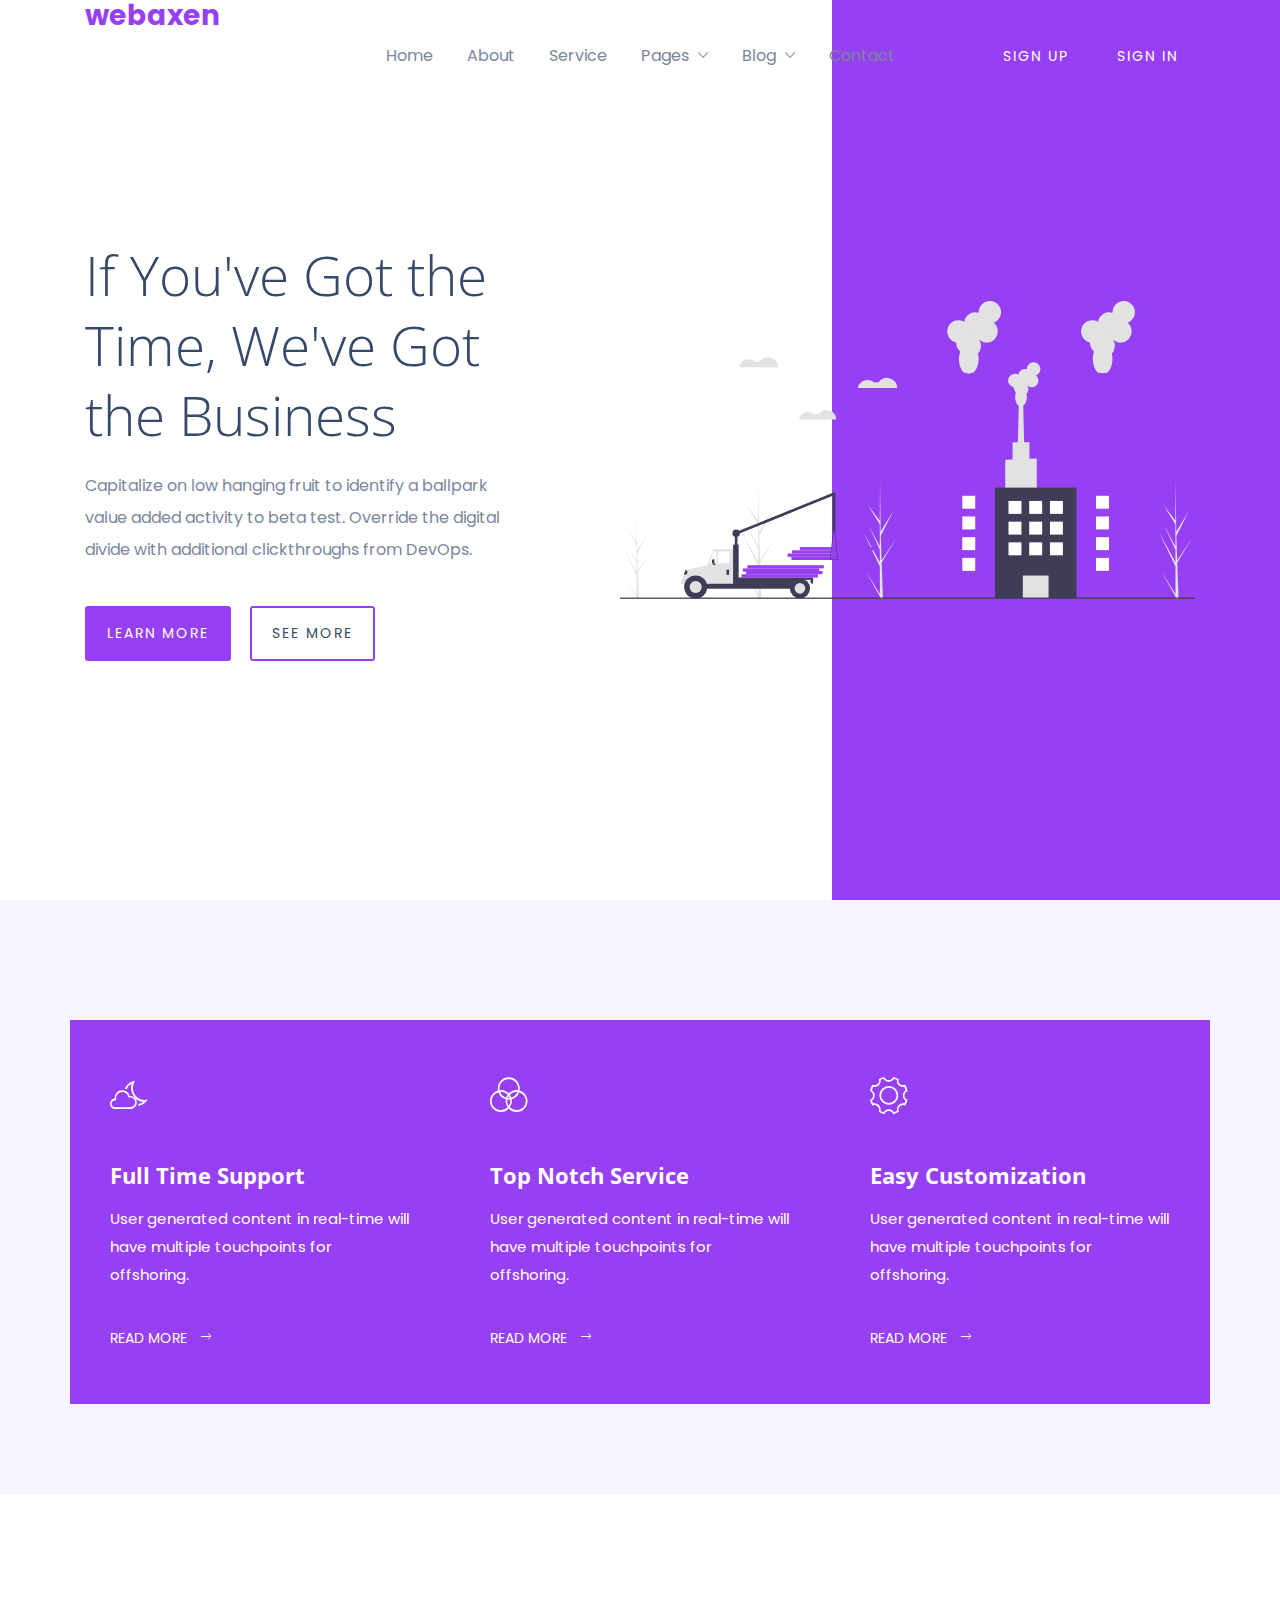
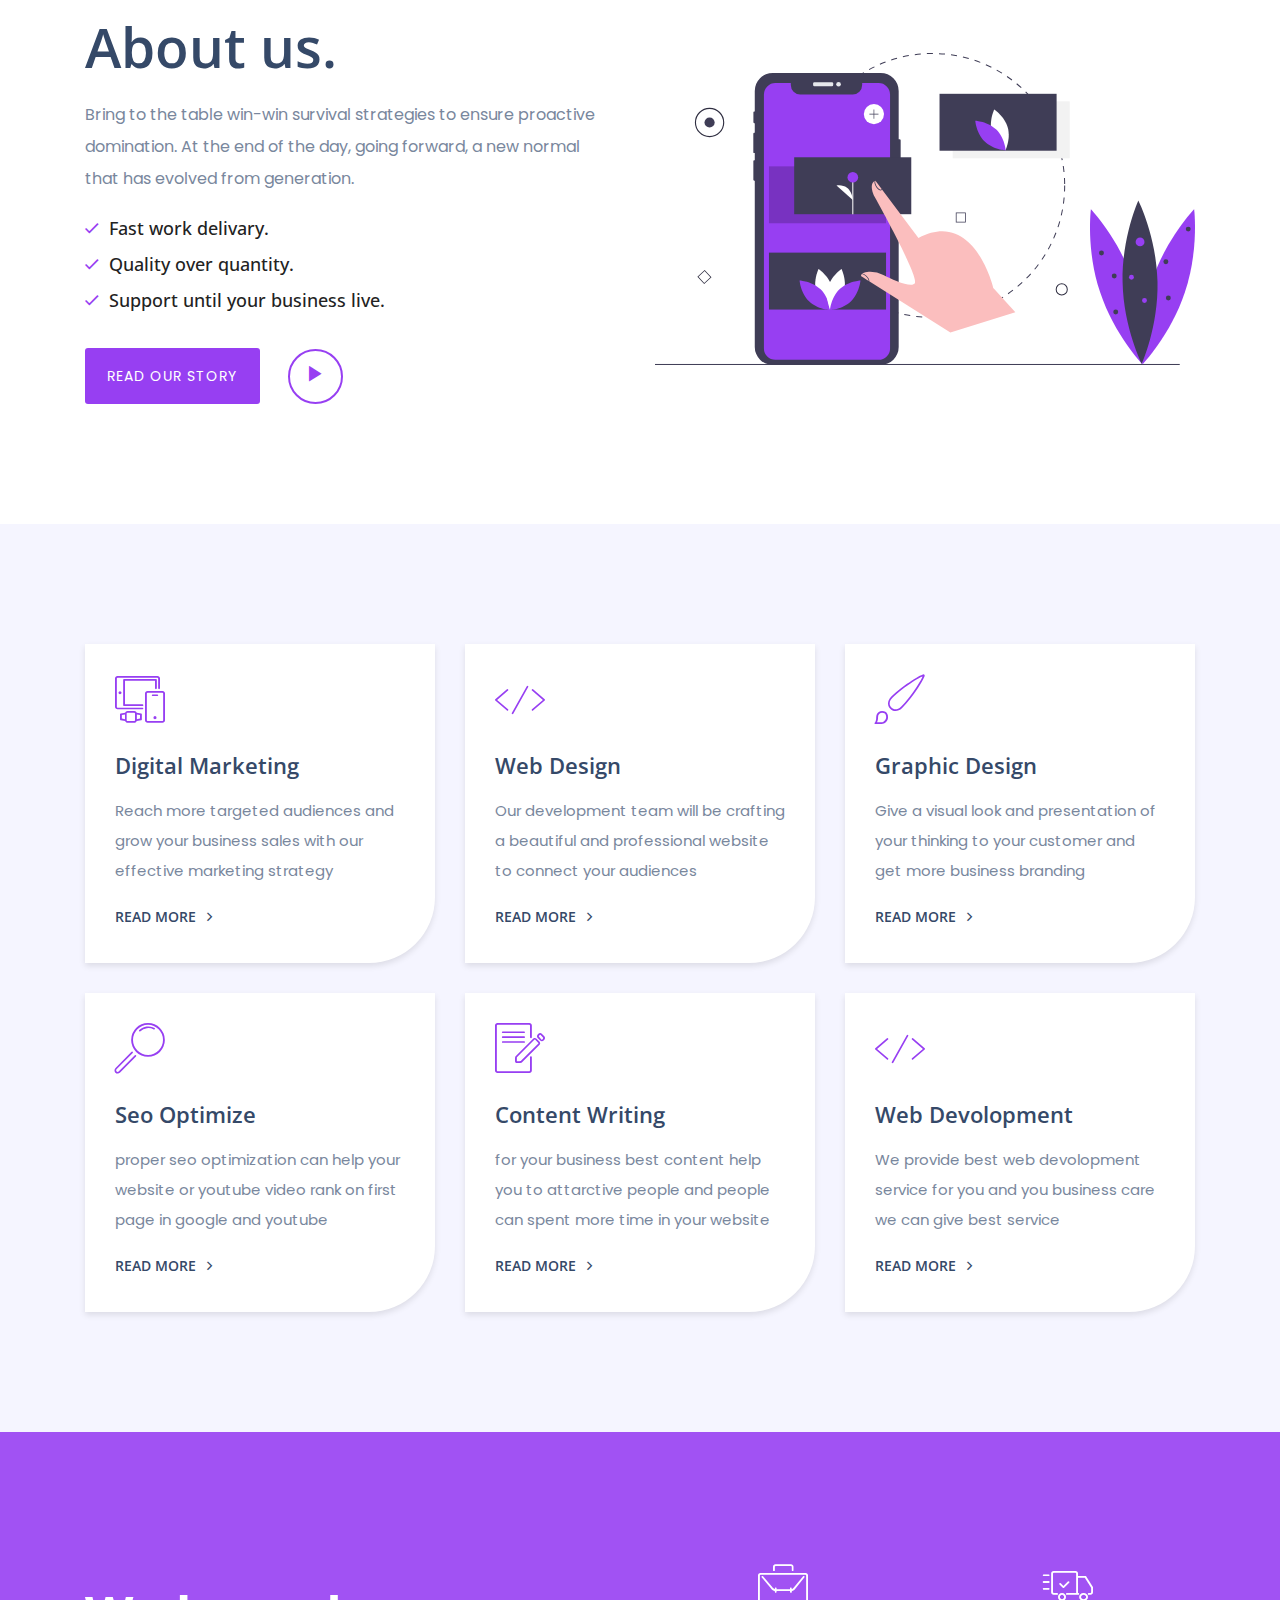
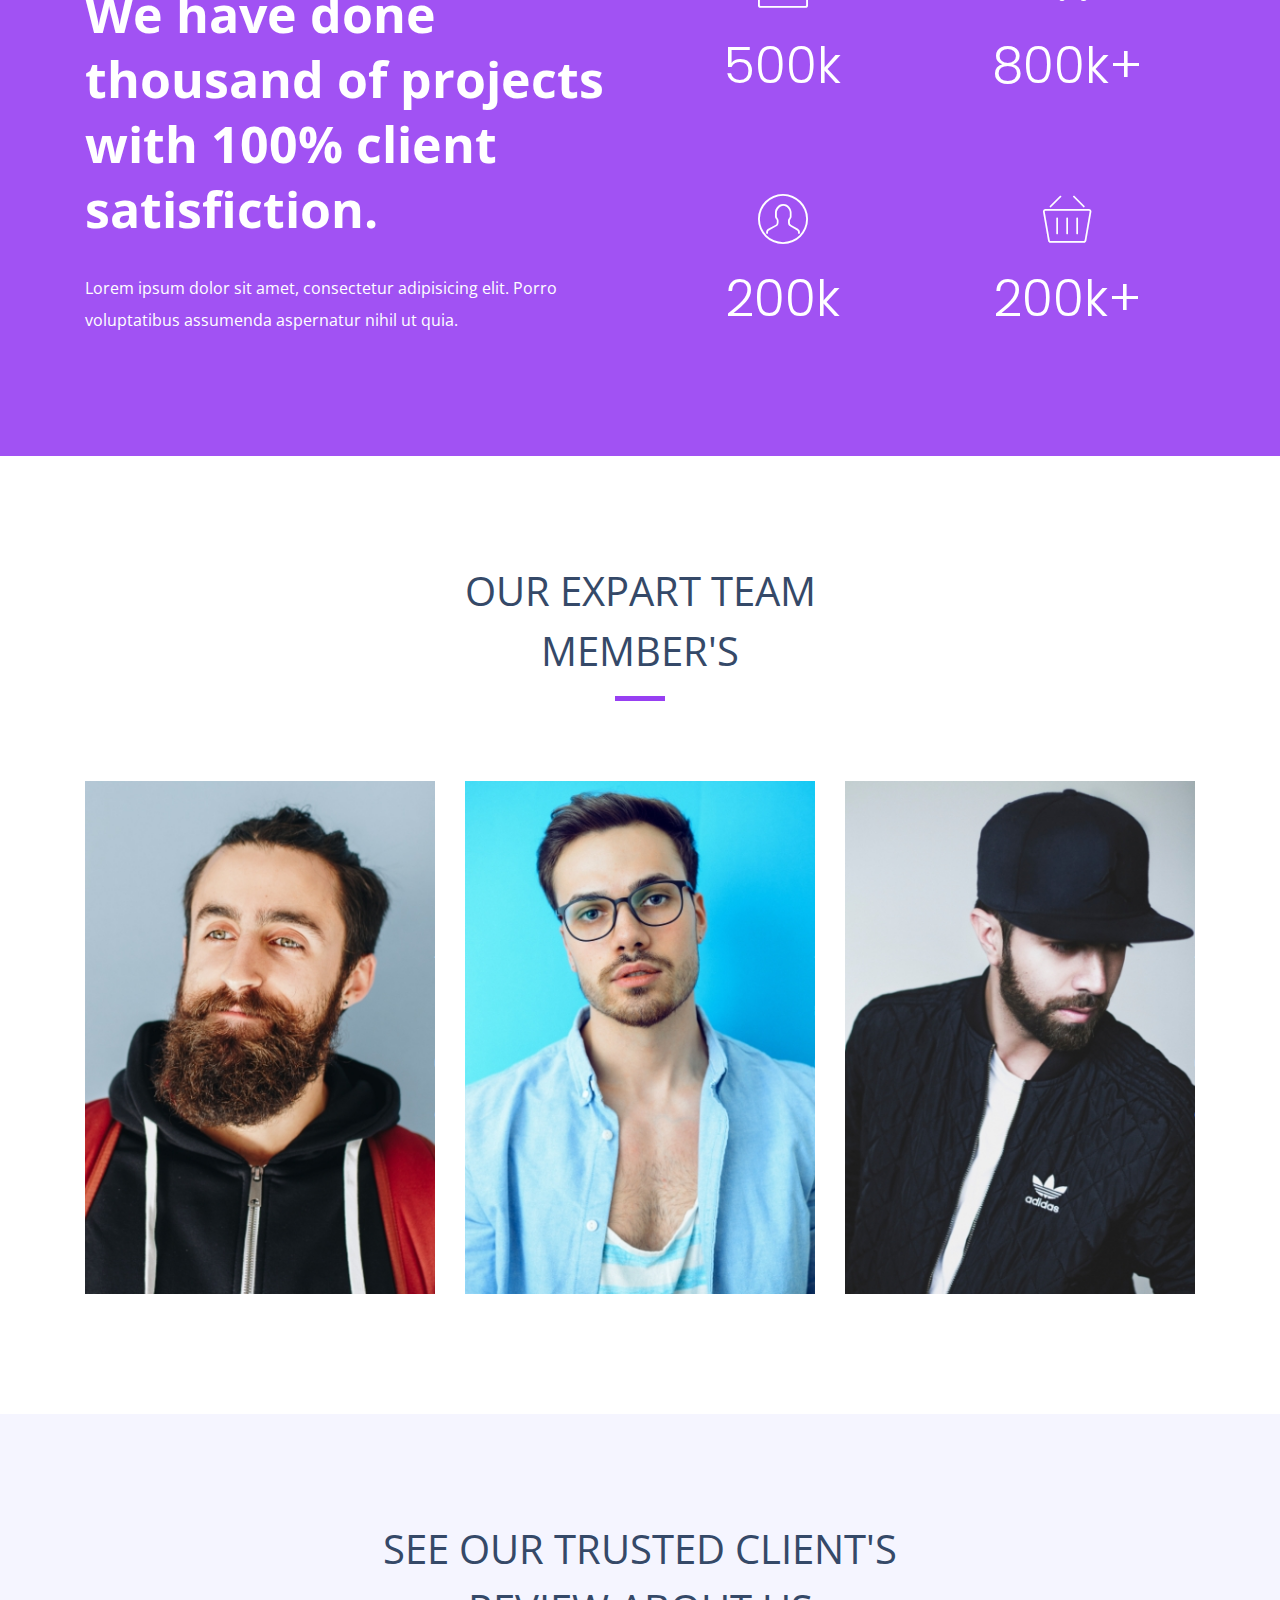
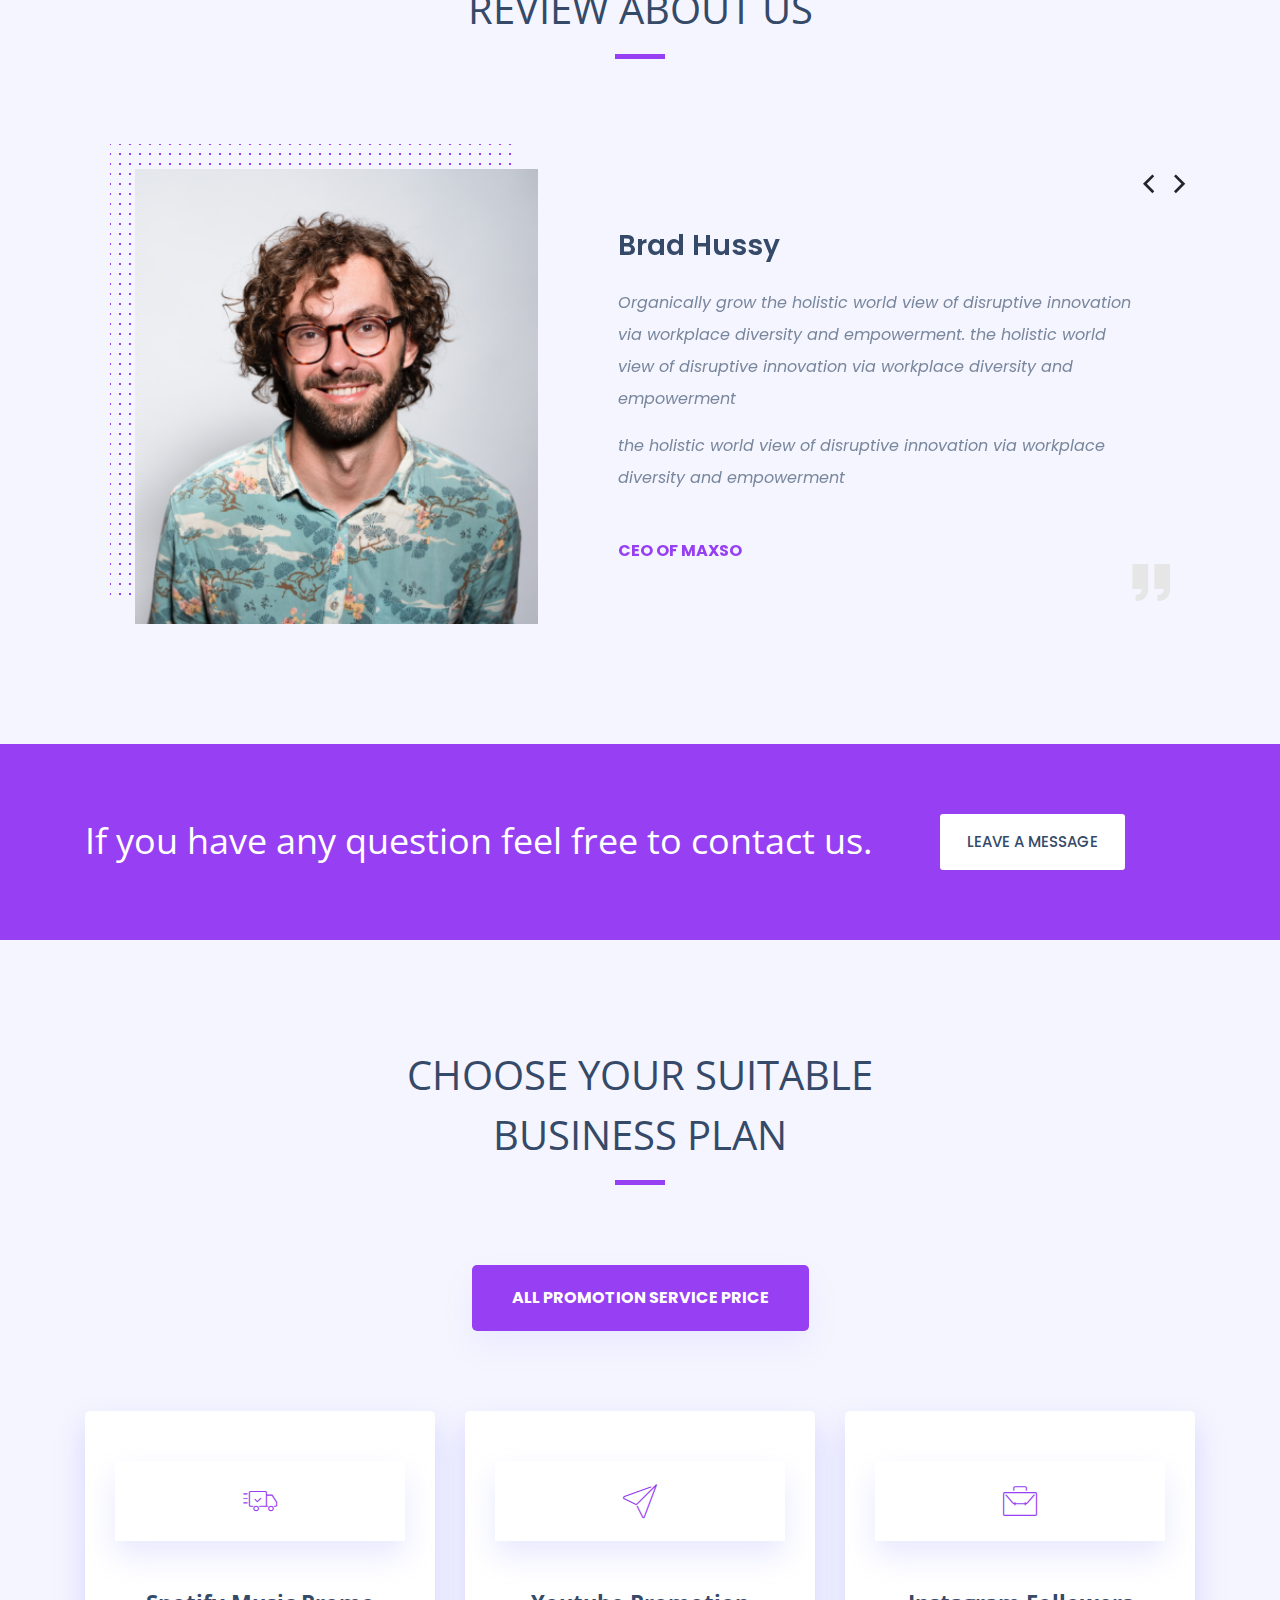
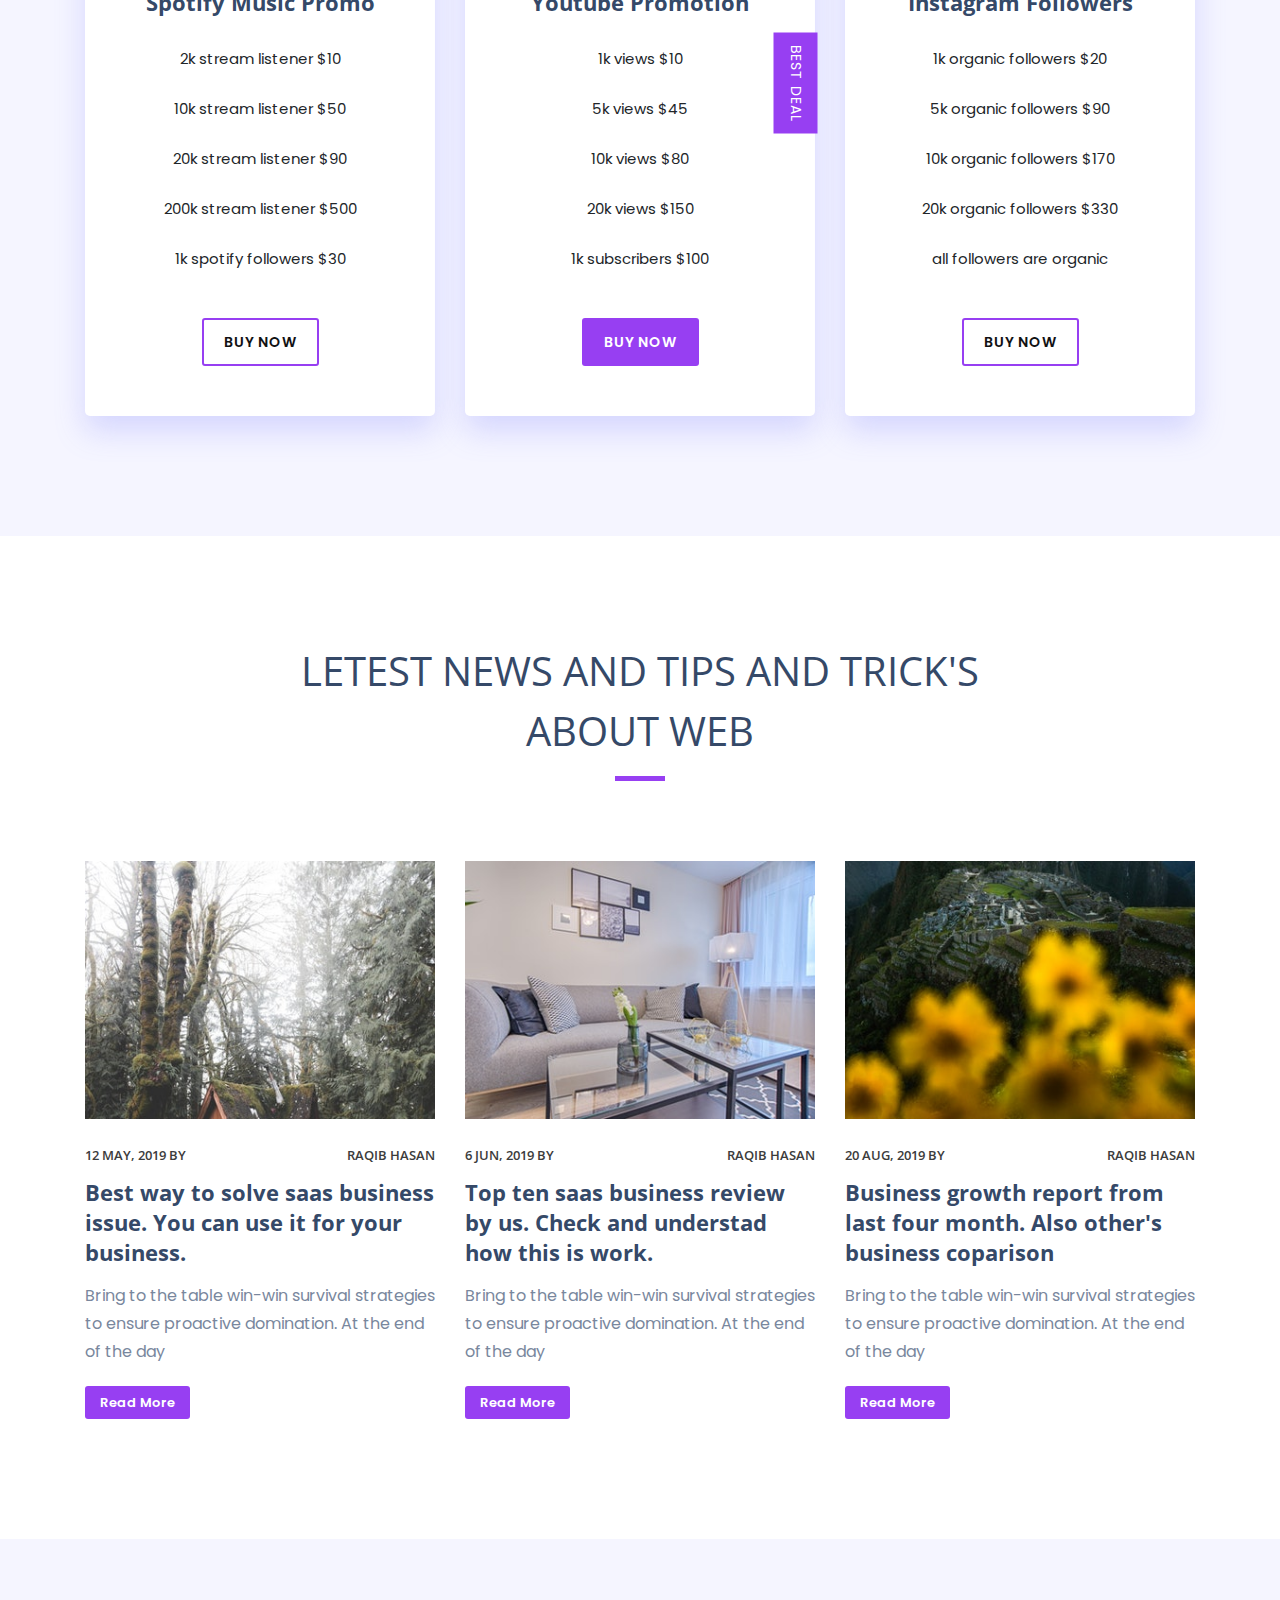
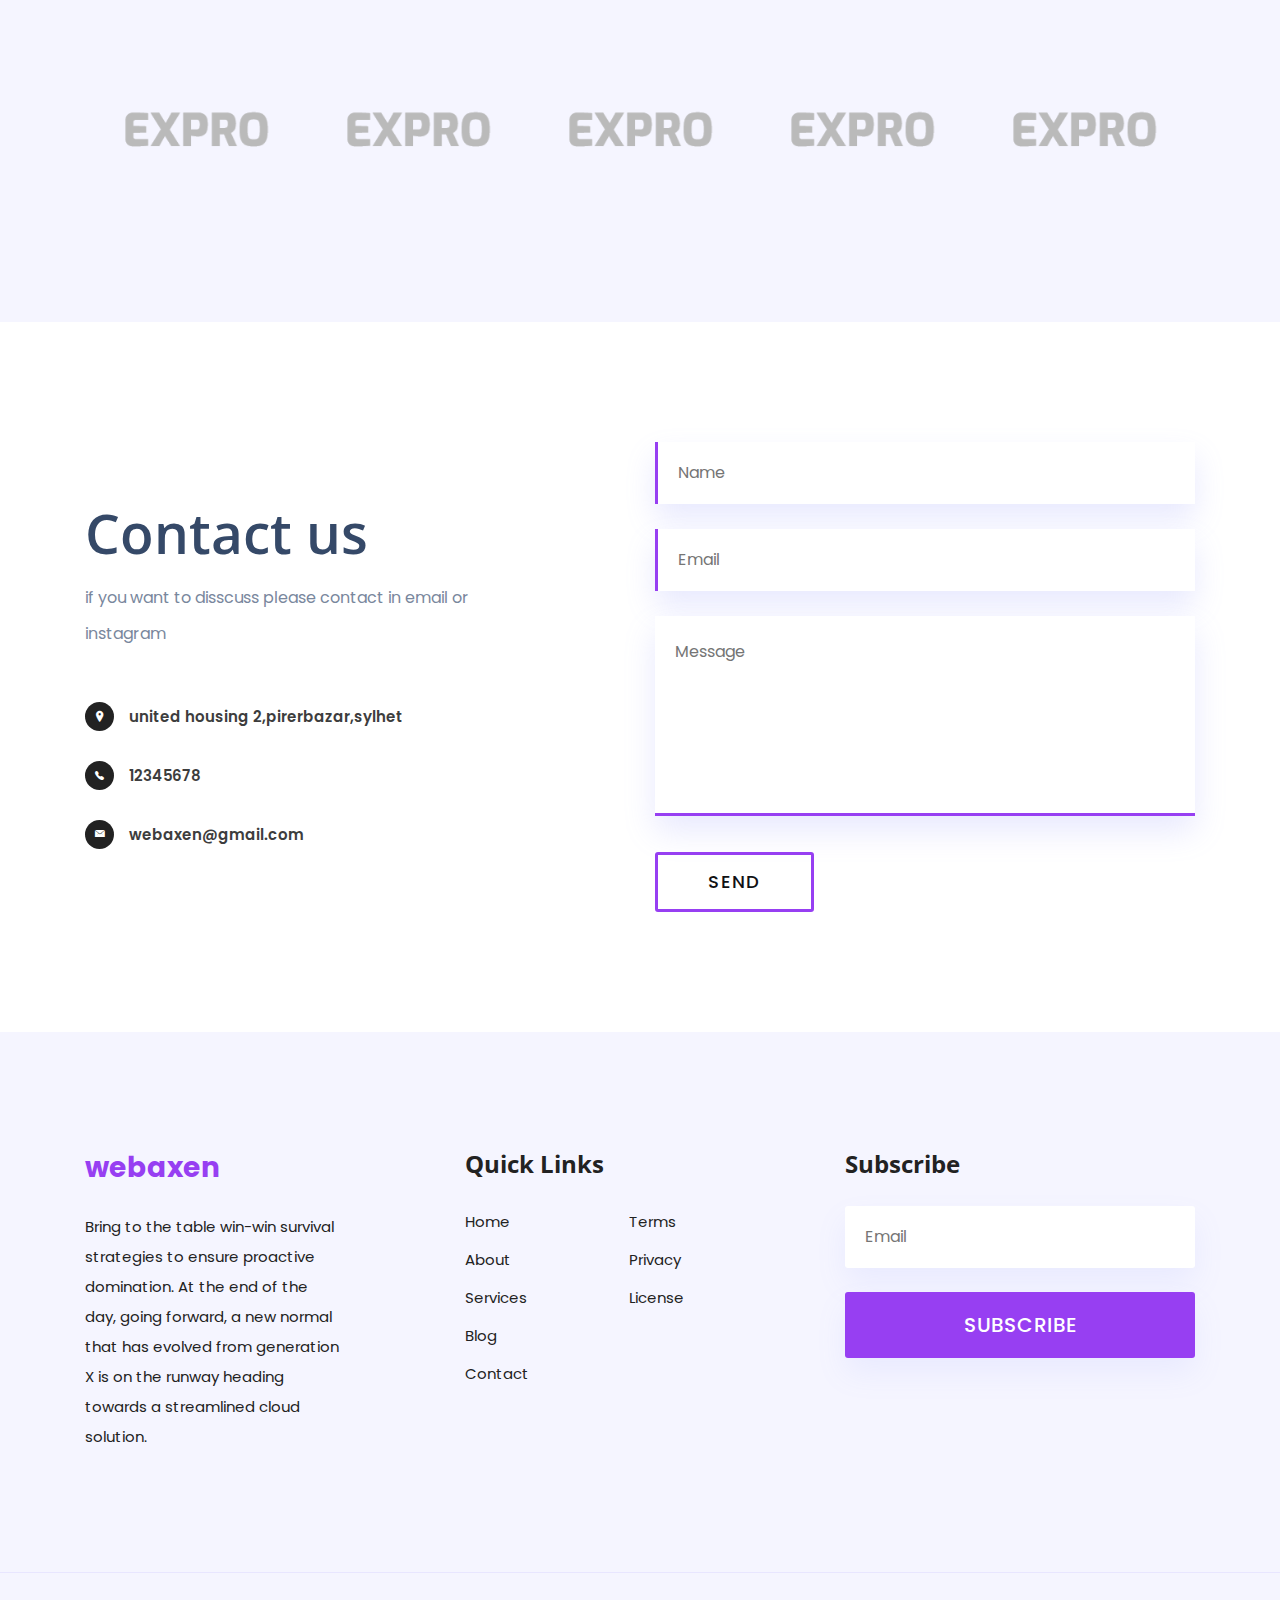
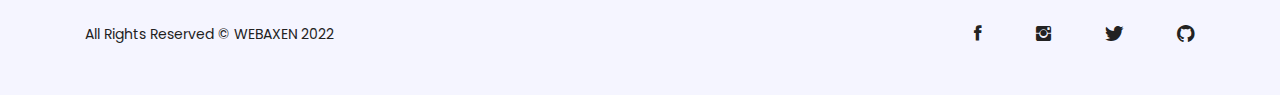
<file: index.html>
<!DOCTYPE html>
<html lang="en">
<head>
	<meta charset="UTF-8">
	<meta name="viewport" content="width=device-width, initial-scale=1, shrink-to-fit=no">
	<title>webaxen - Responsive HTML Agency Template</title>

	
	<link rel="stylesheet" href="css/ionicons.min.css">
	<link rel="stylesheet" href="css/mobirise.css">
	<link rel="stylesheet" href="css/meanmenu.min.css">
	<link rel="stylesheet" href="css/owl.carousel.min.css">
	<link rel="stylesheet" href="css/magnific-popup.css">
	<link rel="stylesheet" href="css/bootstrap.min.css">
	<link rel="stylesheet" href="css/style.css">
	<link rel="stylesheet" href="css/responsive.css">
</head>
<body>

	<!-- Preloader -->
	<div class="preloader-wrapper">
		<div class="spinner"></div>
	</div>

	<!-- Header start -->
	<header id="header-area">
		<div class="container">
			<div class="row">
				<div class="col-lg-2">
					<div class="logo">
						<a href="index.html">
							webaxen
						</a>
					</div>
				</div>
				<div class="col-lg-7">
					<nav class="navigation text-right">
						<ul>
							<li><a href="index.html">Home</a></li>
							<li><a href="about.html">About</a></li>
							<li><a href="service.html">Service</a></li>
							<li><a href="#">Pages <i class="ion-ios-arrow-down"></i></a>
								<ul class="submenu">
									<li><a href="about.html">About</a></li>
									<li><a href="service.html">Services</a></li> 
									<li><a href="contact.html">Contact</a></li>
									<li><a href="pricing.html">Pricing</a></li>
									<li><a href="faq.html">Faq</a></li>
								</ul>
							</li>
							<li><a href="#">Blog <i class="ion-ios-arrow-down"></i></a>
								<ul class="submenu">
									<li><a href="blog.html">Blog Right Sidebar</a></li>
									<li><a href="blog-left-sidebar.html">Blog Left Sidebar</a></li>
									<li><a href="single-blog.html">Single Right Sidebar</a></li>
									<li><a href="single-blog-left-sidebar.html">Single Left Sidebar</a></li> 
								</ul>
							</li>
							<li><a href="contact.html">Contact</a></li>
						</ul>
					</nav>
					<div class="responsive-nav"></div>
				</div>
				<div class="col-lg-3 d-none d-lg-block">
					<div class="register-btn text-right">
						<a href="#" class="button">Sign Up</a>
						<a href="#" class="button">Sign In</a>
					</div>
				</div>
			</div>
		</div>
	</header>
	<!-- Header end -->

	<!-- HERO area start -->
	<section id="hero-area">
		<div class="container">
			<div class="row">
				<div class="col-lg-5">
					<div class="hero-text-area">
						<div class="hero-text-content">
							<h2>If You've Got the Time, We've Got the Business
							</h2>
							<p>Capitalize on low hanging fruit to identify a ballpark value added activity to beta test. Override the digital divide with additional clickthroughs from DevOps.</p>
							<div class="hero-btn-area">
								<a class="hero-button hero-button-solid" href="#">learn more</a>
								<a class="hero-button hero-button-border" href="#">see more</a>
							</div>
						</div>
					</div>
				</div>
				<div class="col-lg-7">
					<div class="hero-image-area">
						<div class="hero-image-content">
							<img src="images/hero/hero.svg" alt="">
						</div>
					</div>
				</div>
			</div>
		</div>
	</section>
	<!-- HERO area end -->

	<!-- MAIN area start -->
	<main>
		<!-- SERVICE start -->
		<section id="service-area" class="p-t-120 p-b-90">
			<div class="container">
				<div class="row">
					<div class="col-lg-4 col-md-6">
						<div class="single-service">
							<div class="icon-wrap">
								<i class="ion-ios-cloudy-night-outline"></i>
							</div>
							<h3>Full time support</h3>
							<p>User generated content in real-time will have multiple touchpoints for offshoring.</p>
							<a href="#">Read more <i class="ion-ios-arrow-thin-right"></i></a>
						</div>
					</div>
					<div class="col-lg-4 col-md-6">
						<div class="single-service">
							<div class="icon-wrap icon-wrap-reverse">
								<i class="ion-ios-color-filter-outline"></i>
							</div>
							<h3>Top notch service</h3>
							<p>User generated content in real-time will have multiple touchpoints for offshoring.</p>
							<a href="#">Read more <i class="ion-ios-arrow-thin-right"></i></a>
						</div>
					</div>
					<div class="col-lg-4 col-md-6">
						<div class="single-service">
							<div class="icon-wrap">
								<i class="ion-ios-gear-outline"></i>
							</div>
							<h3>Easy customization</h3>
							<p>User generated content in real-time will have multiple touchpoints for offshoring.</p>
							<a href="#">Read more <i class="ion-ios-arrow-thin-right"></i></a>
						</div>
					</div>
				</div>
			</div>
		</section>
		<!-- SERVICE end -->

		<!-- ABOUT start -->
		<section id="about-area" class="p-tb-120">
			<div class="container">
				<div class="row">
					<div class="col-lg-6 order-2 order-xl-0 order-lg-0">
						<div class="about-content">
							<h2>About us.
							</h2>
							<p>
								Bring to the table win-win survival strategies to ensure proactive domination. At the end of the day, going forward, a new normal that has evolved from generation.
							</p>
							<ul>
								<li><i class="ion-android-done"></i>Fast work delivary.</li>
								<li><i class="ion-android-done"></i>Quality over quantity.</li>
								<li><i class="ion-android-done"></i>Support until your business live.</li>
							</ul>
							<div class="about-btn-wrap">
								<a class="about-btn mr-4" href="#">read our story</a>
								<a class="video-btn color" href="https://www.youtube.com/watch?v=GW10F3T4q_k">
									<i class="ion-ios-play"></i>
								</a>
							</div>
						</div>
					</div>
					<div class="col-lg-6">
						<div class="about-img">
							<img src="images/about/about.svg" alt="About">
						</div>
					</div>
				</div>
			</div>
		</section>
		<!-- ABOUT end -->

		<!-- FEATURES start -->
		<section id="features-area" class="p-t-120 p-b-90">
			<div class="container">
				<div class="row">
					<div class="col-lg-4 col-md-6">
						<div class="single-features">
							<span class="mbri-devices"></span>
							<h3>Digital Marketing</h3>
							<p>Reach more targeted audiences and grow your business sales with our effective marketing strategy</p>
							<a href="#">Read more <i class="ion-ios-arrow-forward"></i></a>
						</div>
					</div>
					<div class="col-lg-4 col-md-6">
						<div class="single-features">
							<span class="mbri-code"></span>
							
							<h3>Web Design
							</h3>
							
							<p>Our development team will be crafting a beautiful and professional website to connect your audiences</p>
							<a href="#">Read more <i class="ion-ios-arrow-forward"></i></a>
						</div>
					</div>
					<div class="col-lg-4 col-md-6">
						<div class="single-features">
							<span class="mbri-change-style"></span>
							<!-- <span class="mbri-browse"></span> -->
							<h3>Graphic Design</h3>
							
							<p>Give a visual look and presentation of your thinking to your customer and get more business branding</p>
							<a href="#">Read more <i class="ion-ios-arrow-forward"></i></a>
						</div>
					</div>
					<div class="col-lg-4 col-md-6">
						<div class="single-features">
							<span class="mbri-search"></span>
							<h3>Seo Optimize</h3>
							<p>proper seo optimization can help your website or youtube video rank on first page in google and youtube</p>
							<a href="#">Read more <i class="ion-ios-arrow-forward"></i></a>
						</div>
					</div>
					<div class="col-lg-4 col-md-6">
						<div class="single-features">
							<span class="mbri-edit"></span>
							<h3>Content Writing</h3>
							<p>for your business best content help you to attarctive people and people can spent more time in your website</p>
							<a href="#">Read more <i class="ion-ios-arrow-forward"></i></a>
						</div>
					</div>
					<div class="col-lg-4 col-md-6">
						<div class="single-features">
							<span class="mbri-code"></span>
							
							<h3> Web Devolopment</h3>
							<p> We provide best web devolopment service for you and you business care we can give best service</p>
							<a href="#">Read more <i class="ion-ios-arrow-forward"></i></a>
						</div>
					</div>
				</div>
			</div>
		</section>
		<!-- CONTENT end -->

		<!-- COUNTER start -->
		<section id="counter-area" class="p-tb-120">
			<div class="container z-index">
				<div class="row align-items-center">
					<div class="col-lg-6">
						<div class="counter-left">
							<h2>
								We have done thousand of projects with
								100% client satisfiction.
							</h2>
							<p>	Lorem ipsum dolor sit amet, consectetur adipisicing elit. Porro voluptatibus assumenda aspernatur nihil ut quia.</p>
						</div>
					</div>
					<div class="col-lg-6">
						<div class="counter-right">
							<div class="counter-content">
								<div class="row align-items-center">
									<div class="col-lg-6 col-md-6 col-sm-6">
										<div class="single-counter m-b-100">
											<span class="counter-icon mbri-briefcase"></span>
											<div class="counter-number">
												<span class="color counter-title">500</span><span>k</span>
											</div>
										</div>
										<div class="single-counter">
											<span class="counter-icon mbri-user"></span>
											<div class="counter-number">
												<span class="color counter-title">200</span><span>k</span>
											</div>
										</div>
									</div>
									<div class="col-lg-6 col-md-6 col-sm-6">
										<div class="single-counter m-b-100">
											<span class="counter-icon mbri-delivery"></span>
											<div class="counter-number">
												<span class="color counter-title">800</span><span>k+</span>
											</div>
										</div>
										<div class="single-counter">
											<span class="counter-icon mbri-shopping-basket"></span>
											<div class="counter-number">
												<span class="color counter-title">200</span><span>k+</span>
											</div>
										</div>
									</div>
								</div>
							</div>
						</div>
					</div>
				</div>
			</div>
		</section>
		<!-- COUNTER end -->

		<section id="team-area" class="p-t-105 p-b-90">
			<div class="container">
				<div class="row">
					<div class="col-lg-12 text-center">
						<div class="section-title">
							<h2>Our Expart team<br/> Member's</h2>
						</div>
					</div>
				</div>
				<div class="row">
					<div class="col-lg-4 col-md-6">
						<div class="single-team">
							<img src="images/team/team_1.jpg" alt="Team Member">
							<div class="team-text">
								<h4>Sami Khan</h4>
								<p>Web Designer</p>
							</div>
							<ul class="team-social">
								<li><a href="#"><i class="ion-social-facebook"></i></a></li>
								<li><a href="#"><i class="ion-social-twitter"></i></a></li>
								<li><a href="#"><i class="ion-social-youtube"></i></a></li>
								<li><a href="#"><i class="ion-social-github"></i></a></li>
							</ul>
						</div>
					</div>
					<div class="col-lg-4 col-md-6">
						<div class="single-team">
							<img src="images/team/team_2.jpg" alt="Team Member">
							<div class="team-text">
								<h4>Asim Iqbal</h4>
								<p>Web Developer</p>
							</div>
							<ul class="team-social">
								<li><a href="https://www.fiverr.com/webaxen?up_rollout=true"><i class="ion-social-facebook"></i></a></li>
								<li><a href="#"><i class="ion-social-instagram"></i></a></li>
								<li><a href="#"><i class="ion-social-youtube"></i></a></li>
								<li><a href="#"><i class="ion-social-github"></i></a></li>
							</ul>
						</div>
					</div>
					<div class="col-lg-4 col-md-6">
						<div class="single-team">
							<img src="images/team/team_3.jpg" alt="Team Member">
							<div class="team-text">
								<h4>Murad Hasan</h4>
								<p>Seo Expert</p>
							</div>
							<ul class="team-social">
								<li><a href="#"><i class="ion-social-facebook"></i></a></li>
								<li><a href="#"><i class="ion-social-twitter"></i></a></li>
								<li><a href="#"><i class="ion-social-youtube"></i></a></li>
								<li><a href="#"><i class="ion-social-github"></i></a></li>
							</ul>
						</div>
					</div>
				</div>
			</div>
		</section>

		<!-- TESTIMONIAL start -->
		<section id="testimonial-area" class="p-t-105 p-b-120">
			<div class="container">
				<div class="row">
					<div class="col-lg-12 text-center">
						<div class="section-title">
							<h2>See our trusted client's <br> review about us</h2>
						</div>
					</div>
				</div>
				<div class="row">
					<div class="col-lg-12">
						<div class="testimonial-carousel owl-carousel">
							<div class="single-testimonial">	
								<div class="row align-items-center">
									<div class="col-lg-5">	
										<div class="testimonial-img">
											<img src="images/testimonial/profile_1.png" alt="Testimonial">
										</div>
									</div>
									<div class="col-lg-7">	
										<div class="testimonial-text">	
											<h3>Brad Hussy</h3>
											<p>Organically grow the holistic world view of disruptive innovation via workplace diversity and empowerment.  the holistic world view of disruptive innovation via workplace diversity and empowerment</p>
											<p>the holistic world view of disruptive innovation via workplace diversity and empowerment</p>
											<span>ceo of maxso</span>
										</div>
									</div>
								</div>
							</div>
							<div class="single-testimonial">	
								<div class="row align-items-center">
									<div class="col-lg-5">	
										<div class="testimonial-img">
											<img src="images/testimonial/profile_2.png" alt="Testimonial">
										</div>
									</div>
									<div class="col-lg-7">	
										<div class="testimonial-text">	
											<h3>Brad Hussy</h3>
											<p>Organically grow the holistic world view of disruptive innovation via workplace diversity and empowerment.  the holistic world view of disruptive innovation via workplace diversity and empowerment</p>
											<p>the holistic world view of disruptive innovation via workplace diversity and empowerment</p>
											<span>ceo of maxso</span>
										</div>
									</div>
								</div>
							</div>
							<div class="single-testimonial">	
								<div class="row align-items-center">
									<div class="col-lg-5">	
										<div class="testimonial-img">
											<img src="images/testimonial/profile_3.png" alt="Testimonial">
										</div>
									</div>
									<div class="col-lg-7">	
										<div class="testimonial-text">	
											<h3>Brad Hussy</h3>
											<p>Organically grow the holistic world view of disruptive innovation via workplace diversity and empowerment.  the holistic world view of disruptive innovation via workplace diversity and empowerment</p>
											<p>the holistic world view of disruptive innovation via workplace diversity and empowerment</p>
											<span>ceo of maxso</span>
										</div>
									</div>
								</div>
							</div>
						</div>
					</div>
				</div>
			</div>
		</section>
		<!-- TESTIMONIAL end -->

		<!-- CALL-TO-ACTION Start -->
		<section id="call-to-action" class="p-b-70 p-t-70">
			<div class="container">
				<div class="row">
					<div class="col-lg-9">
						<div class="call-to-action-content">
							<h2>If you have any question feel free to contact us.</h2>
						</div>
					</div>
					<div class="col-lg-3">
						<div class="call-to-action-content">
							<a href="#">Leave a message</a>
						</div>
					</div>
				</div>
			</div>
		</section> <!-- CALL-TO-ACTION Start -->

		<!-- PRICING start -->
		<section id="pricing-area" class="p-t-105 p-b-120">
			<div class="container">
				<div class="row">
					<div class="col-lg-12 text-center">
						<div class="section-title">
							<h2>Choose your suitable <br>business plan</h2>
						</div>
					</div>
				</div>
				<div class="row">
					<div class="col-lg-6 offset-lg-3 text-center">
						<div class="pricing-option">
							<ul>
								<li class="month current"><a href="#">ALL PROMOTION SERVICE PRICE</a></li>
							</ul>
						</div>
					</div>
				</div>
				<!-- 11111 -->
				<div class="row">
					<div class="col-lg-4 col-md-6">
						<div class="single-price personal-year-price personal-month-price">
							<span class="price-icon mbri-delivery"></span>
							<h3>Spotify music promo</h3>
							<h1>
								<!-- <span class="price">2k stream listener $10</span> -->
								<!-- <span>/</span>
								<span class="price-type">monthly</span> -->
							</h1>
							<ul>
								<li> 2k stream listener $10</li>
								<li> 10k stream listener $50</li>
								<li>20k stream listener $90</li>
								<li>200k stream listener $500</li>
								<li> 1k spotify followers $30</li>
							</ul>
							<a class="price-btn" href="#">buy now</a>
						</div>
					</div>
					<div class="col-lg-4 col-md-6">
						<div class="single-price developer-year-price developer-month-price current-price">
							<span class="price-offer">Best deal</span>
							<span class="price-icon mbri-paper-plane"></span>
							<h3>youtube promotion</h3>
							<h1>
								<!-- <span class="price">$119</span> -->
								<!-- <span>/</span>
								<span class="price-type">monthly</span> -->
							</h1>
							<ul>
								<li> 1k views $10</li>
								<li>5k views $45</li>
								<li>10k views $80</li>
								<li>20k views $150</li>
								<li>1k subscribers  $100</li>
							</ul>
							<a class="price-btn gradient-bg" href="#">buy now</a>
						</div>
					</div>
					<div class="col-lg-4 col-md-6">
						<div class="single-price business-year-price business-month-price">
							<span class="price-icon mbri-briefcase"></span>
							<h3>instagram followers</h3>
							<h1>
								<!-- <span class="price">$299</span>
								<span>/</span>
								<span class="price-type">monthly</span> -->
							</h1>
							<ul>
								<li>1k organic followers $20</li>
								<li>5k organic followers $90</li>
								<li>10k organic followers $170</li>
								<li>20k organic followers $330</li>
								<li>all followers are organic</li>
							</ul>
							<a class="price-btn" href="#">buy now</a>
						</div>
					</div>
				</div>
			</div>
			<!-- 111122222 -->
			
		</section>
		<!-- PRICING end -->
		

		<!-- BLOG start -->
		<section id="blog-area" class="p-t-105 p-b-70">
			<div class="container">
				<div class="row">
					<div class="col-lg-12 text-center">
						<div class="section-title">
							<h2>Letest news and tips and trick's<br> about web</h2>
						</div>
					</div>
				</div>
				<div class="row">
					<div class="col-lg-4 col-md-6">
						<div class="single-blog">
							<div class="blog-grid-img">
								<img src="images/blog/blog_grid_1.jpg" alt="Blog grid">
							</div>
							<div class="blog-date">
								<a href="#">12 May, 2019 by</a>
								<a href="#">Raqib hasan</a>
							</div>
							<div class="blog-content">
								<a href="single-blog.html"><h3>Best way to solve saas business issue. You can use it for your business.</h3></a>
								<p>
									Bring to the table win-win survival strategies to ensure proactive domination. At the end of the day
								</p>
								<a class="blog-btn" href="single-blog.html">
									Read More
								</a>
							</div>
						</div>
					</div>
					<div class="col-lg-4 col-md-6">
						<div class="single-blog">
							<div class="blog-grid-img">
								<img src="images/blog/blog_grid_2.jpg" alt="Blog grid">
							</div>
							<div class="blog-date">
								<a href="#">6 Jun, 2019 by </a>
								<a href="#">Raqib hasan</a>
							</div>
							<div class="blog-content">
								<a href="single-blog.html">
									<h3>Top ten saas business review by us. Check and understad how this is work.</h3>
								</a>
								<p>
									Bring to the table win-win survival strategies to ensure proactive domination. At the end of the day
								</p>
								<a class="blog-btn" href="single-blog.html">
									Read More
								</a>
							</div>
						</div>
					</div>
					<div class="col-lg-4 col-md-6">
						<div class="single-blog">
							<div class="blog-grid-img">
								<img src="images/blog/blog_grid_3.jpg" alt="Blog grid">
							</div>
							<div class="blog-date">
								<a href="#">20 Aug, 2019 by</a>
								<a href="#">Raqib hasan</a>
							</div>
							<div class="blog-content">
								<a href="single-blog.html"><h3>Business growth report from
									last four month. Also other's business coparison</h3></a>
								<p>
									Bring to the table win-win survival strategies to ensure proactive domination. At the end of the day
								</p>
								<a class="blog-btn" href="single-blog.html">
									Read More
								</a>
							</div>
						</div>
					</div>
				</div>
			</div>
		</section>
		<!-- BLOG end -->
		
		<!-- CLIENT start -->
		<section id="client-area" class="p-tb-120">
			<div class="container">
				<div class="row">
					<div class="col-lg-12 d-flex align-items-center owl-carousel client-carousel">	
						<div class="single-client">
							<img src="images/clients/1.png" alt="Client's logo">
						</div>
						<div class="single-client">
							<img src="images/clients/1.png" alt="Client's logo">
						</div>
						<div class="single-client">
							<img src="images/clients/1.png" alt="Client's logo">
						</div>
						<div class="single-client">
							<img src="images/clients/1.png" alt="Client's logo">
						</div>
						<div class="single-client">
							<img src="images/clients/1.png" alt="Client's logo">
						</div>
						<div class="single-client">
							<img src="images/clients/1.png" alt="Client's logo">
						</div>
						<div class="single-client">
							<img src="images/clients/1.png" alt="Client's logo">
						</div>
					</div>
				</div>
			</div>
		</section>	<!-- CLIENT end -->

		<!-- CONTACT start -->
		<section id="contact-area" class="p-tb-120">
			<div class="container">
				<div class="row align-items-center">
					<div class="col-lg-5 col-md-6">
						<div class="contact-left ">
							<h2>Contact us</h2>
							<p>if you want to disscuss please contact in email or instagram</p>
							<ul class="contact-info">
								<li>
									<i class="ion-ios-location"></i>
									<span class="contact-text">
										united housing 2,pirerbazar,sylhet
										
									</span>
								</li>
								<li>
									<i class="ion-ios-telephone"></i>
									<span class="contact-text">
										12345678
										
									</span>
								</li>
								<li>
									<i class="ion-ios-email"></i>
									<span class="contact-text">
										webaxen@gmail.com
									</span>
								</li>
							</ul>
						</div>
					</div>
					<div class="col-lg-6 offset-lg-1 col-md-6">
						<div class="contact-form">
							<form action="#">
								<input type="text" placeholder="Name" required="required">
								<input type="email" placeholder="Email" required="required">
								<textarea name="message" id="message" placeholder="Message"></textarea>
								<input type="submit" value="send">
							</form>
						</div>
					</div>
				</div>
			</div>
		</section>
		<!-- CONTACT end -->

	</main>
	<!-- MAIN area end -->

	<!-- FOOTER start -->
	<footer id="footer-area">
		<div class="footer-content p-tb-120">
			<div class="container">
				<div class="row">
					<div class="col-lg-3 col-md-6">
						<div class="footer-about footer-widget">
							<div class="footer-logo">
								<a href="">webaxen</a>
							</div>
							<p>
								Bring to the table win-win survival strategies to ensure proactive domination. At the end of the day, going forward, a new normal that has evolved from generation X is on the runway heading towards a streamlined cloud solution.
							</p>
						</div>
					</div>
					<div class="col-lg-4 offset-lg-1 col-md-6">
						<div class="footer-widget">
							<h2>Quick links</h2>
							<div class="footer-link-wrap">
								<ul class="footer-link">
									<li><a href="#">Home</a></li>
									<li><a href="#">About</a></li>
									<li><a href="#">Services</a></li>
									<li><a href="#">Blog</a></li>
									<li><a href="#">Contact</a></li>
								</ul>
								<ul class="footer-link">
									<li><a href="#">Terms</a></li>
									<li><a href="#">Privacy</a></li>
									<li><a href="#">License</a></li>
								</ul>
							</div>
						</div>
					</div>
					<div class="col-lg-4 col-md-6">
						<div class="footer-widget footer-subscribe">
							<h2>Subscribe</h2>
							<form action="#">
								<input type="text" placeholder="Email" class="mb-4">
								<input type="submit" value="subscribe">
							</form>
						</div>
					</div>
				</div>
			</div>
		</div>
		<div class="copyright-area">
			<div class="container">
				<div class="row">
					<div class="col-lg-6 col-md-6 order-2 order-md-0 order-xl-0 order-lg-0">
						<div class="copyright-text">
							<p>All Rights Reserved &copy; <a href="#">webaxen</a> 2022</p>
						</div>
					</div>
					<div class="col-lg-6 col-md-6">
						<div class="copyright-social text-right">
							<ul>
								<li><a href="https://www.fiverr.com/webaxen?up_rollout=true"> <i class="ion-social-facebook"></i></a></li>
								<li><a href="https://www.instagram.com/_fatemaarman/?hl=en"><i class="ion-social-instagram"></i></a></li>
								<li><a href="https://twitter.com/Fatemaarman"><i class="ion-social-twitter"></i></a></li>
								<li><a href="https://github.com/fatemaarman"><i class="ion-social-github"></i></a></li>
							</ul>
						</div>
					</div>
				</div>
			</div>
		</div>
	</footer>
	<!-- FOOTER end -->


	<script src="js/jquery-3.4.1.min.js"></script>
	<script src="js/jquery-migrate-1.4.1.min.js"></script>
	<script src="js/bootstrap.min.js"></script>
	<script src="js/jquery.waypoints.min.js"></script>
	<script src="js/jquery.counterup.min.js"></script>
	<script src="js/jquery.magnific-popup.min.js"></script>
	<script src="js/jquery.scrollUp.min.js"></script>
	<script src="js/jquery.meanmenu.min.js"></script>
	<script src="js/popper.min.js"></script>
	<script src="js/owl.carousel.min.js"></script>
	<script src="js/main.js"></script>
</body>
</html>
</file>
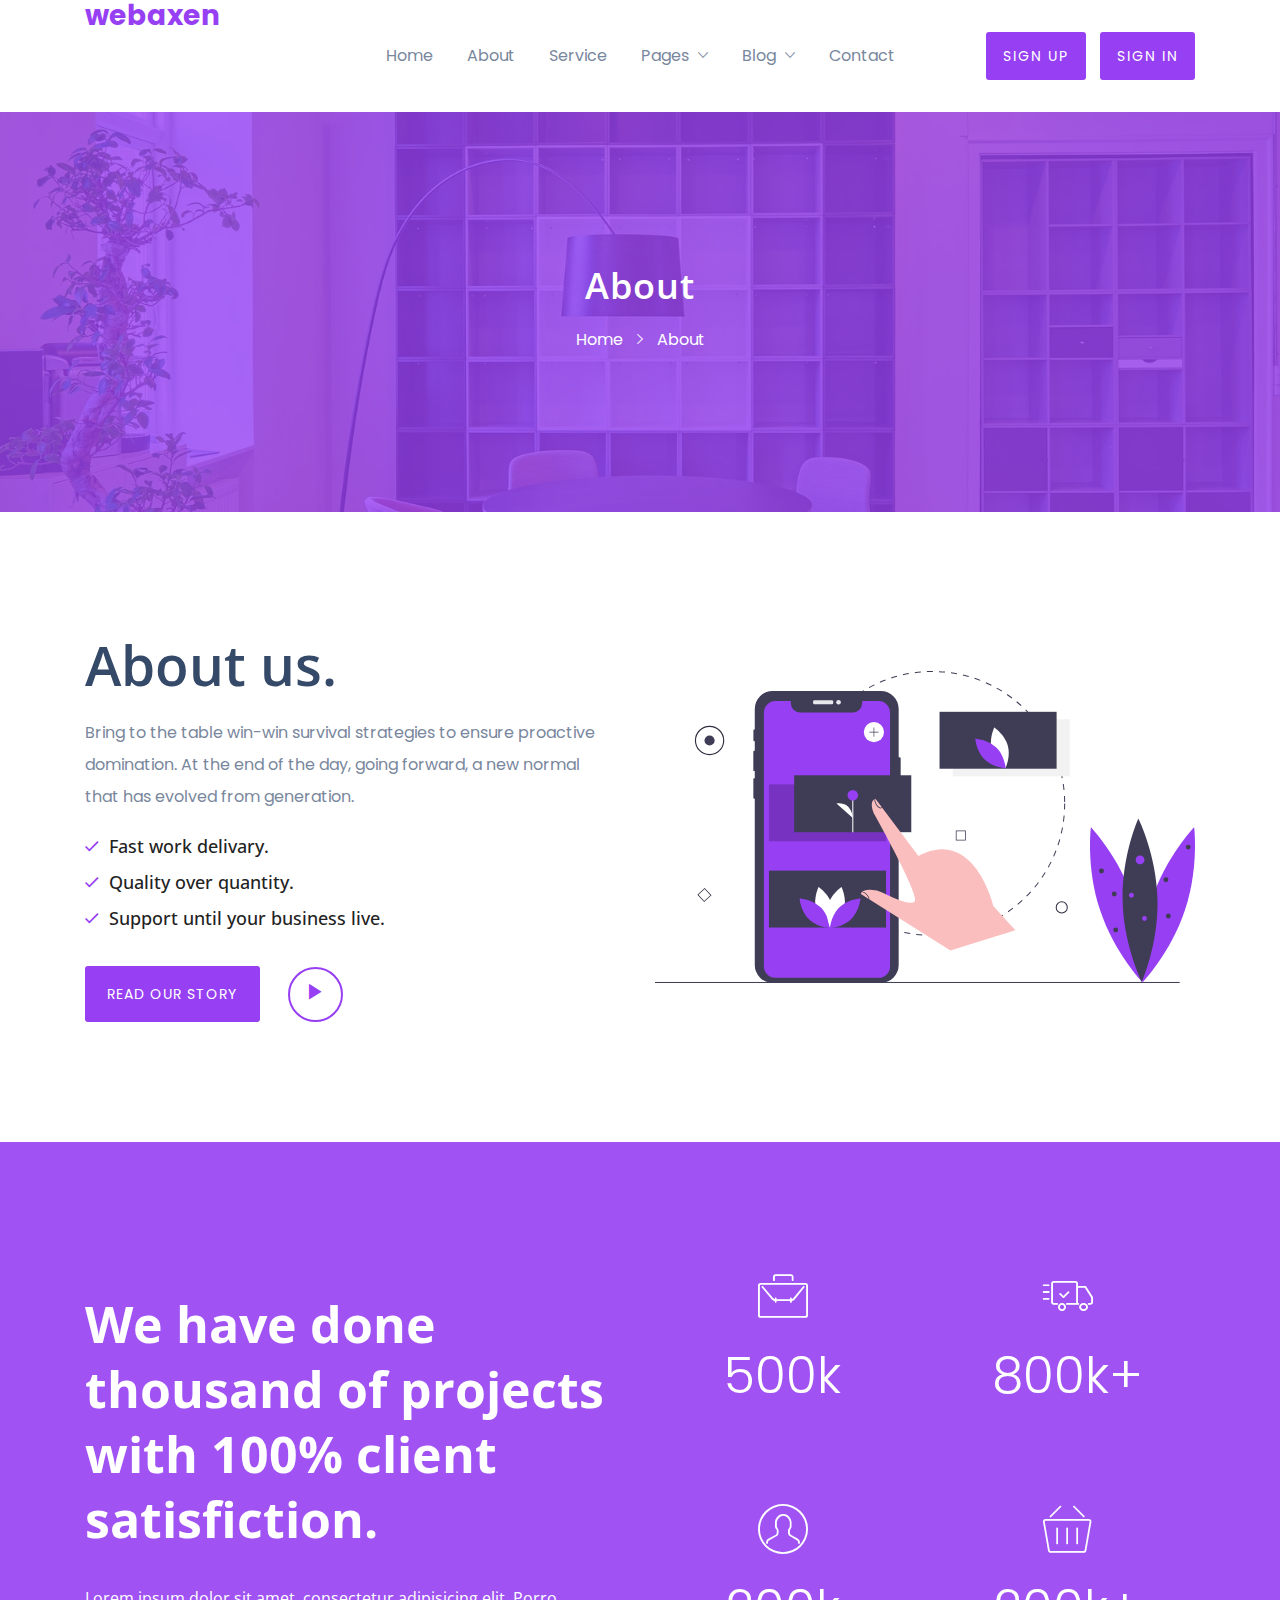
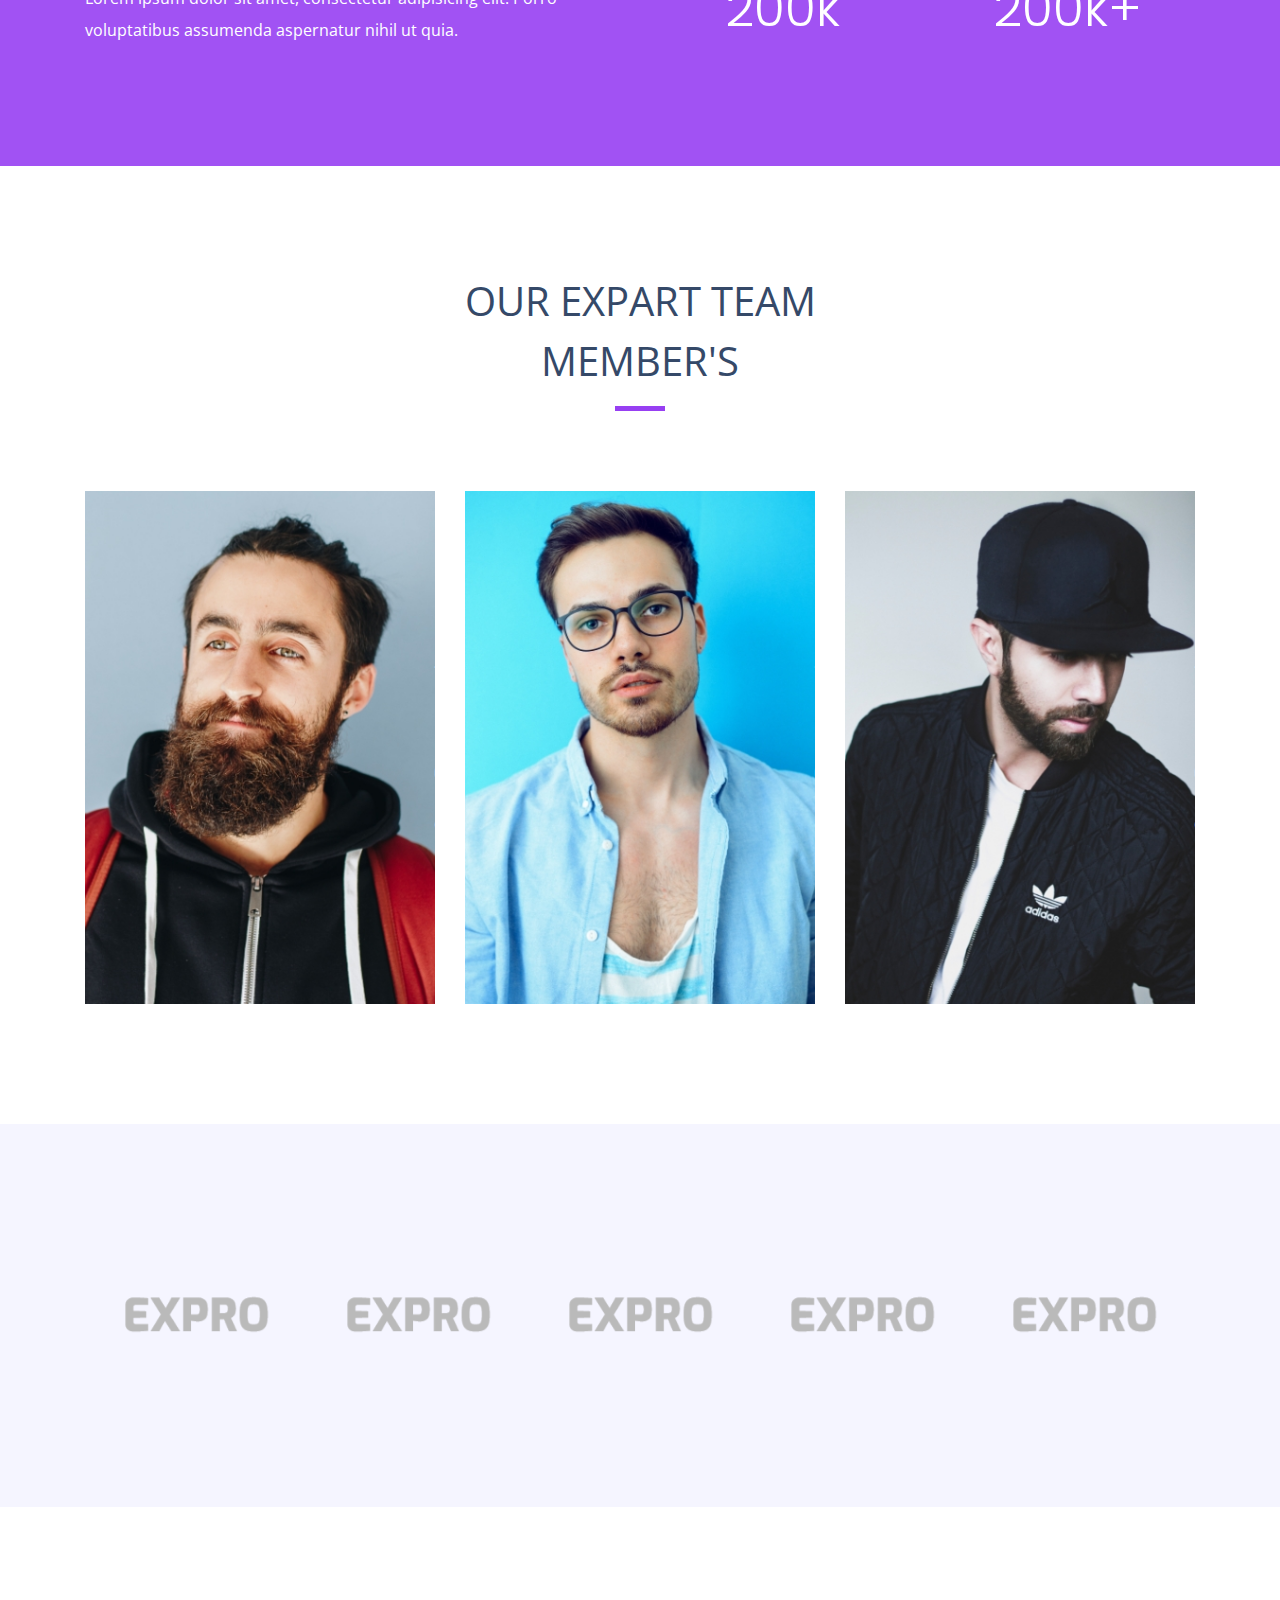
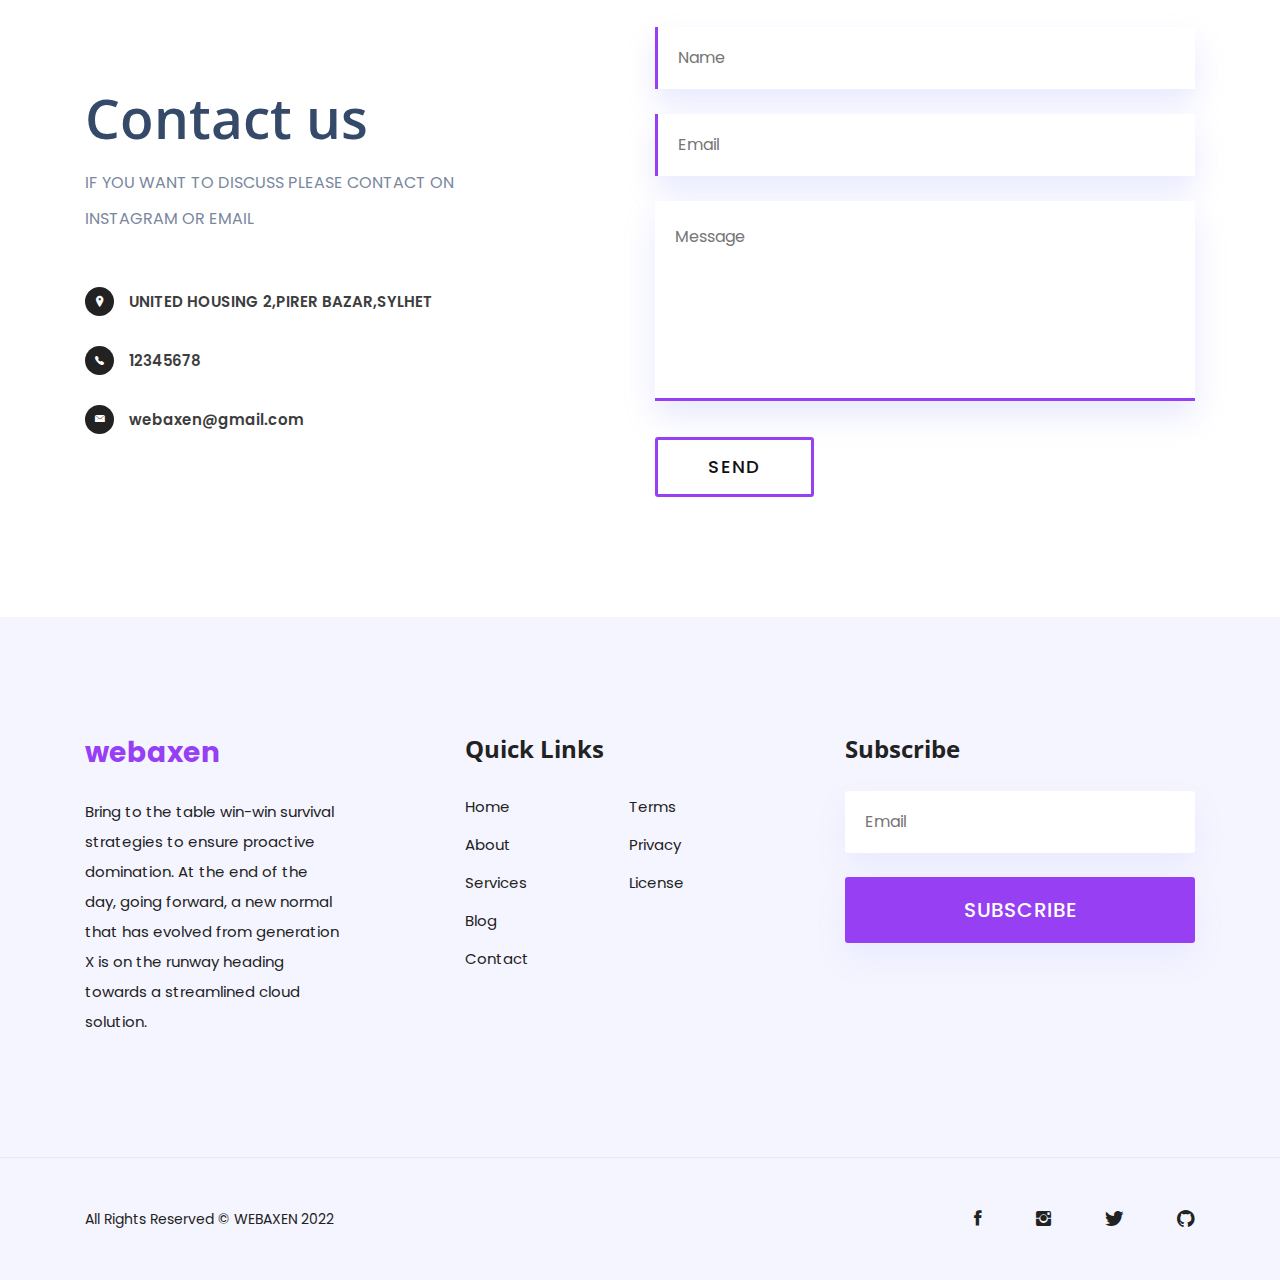
<file: about.html>
<!DOCTYPE html>
<html lang="en">
<head>
	<meta charset="UTF-8">
	<meta name="viewport" content="width=device-width, initial-scale=1, shrink-to-fit=no">
	<title>webaxen - Responsive HTML Agency Template</title>

	


	<link rel="stylesheet" href="css/ionicons.min.css">
	<link rel="stylesheet" href="css/mobirise.css">
	<link rel="stylesheet" href="css/meanmenu.min.css">
	<link rel="stylesheet" href="css/owl.carousel.min.css">
	<link rel="stylesheet" href="css/magnific-popup.css">
	<link rel="stylesheet" href="css/bootstrap.min.css">
	<link rel="stylesheet" href="css/style.css">
	<link rel="stylesheet" href="css/responsive.css">
</head>
<body>

	<!-- Preloader -->
	<div class="preloader-wrapper">
		<div class="spinner"></div>
	</div>

	<!-- Header start -->
	<header id="header-area" class="page-header-area">
		<div class="container">
			<div class="row">
				<div class="col-lg-2">
					<div class="logo">
						<a href="index.html">
							webaxen
						</a>
					</div>
				</div>
				<div class="col-lg-7">
					<nav class="navigation text-right">
						<ul>
							<li><a href="index.html">Home</a></li>
							<li><a href="about.html">About</a></li>
							<li><a href="service.html">Service</a></li>
							<li><a href="#">Pages <i class="ion-ios-arrow-down"></i></a>
								<ul class="submenu">
									<li><a href="about.html">About</a></li>
									<li><a href="service.html">Services</a></li>
									<li><a href="contact.html">Contact</a></li>
									<li><a href="pricing.html">Pricing</a></li>
									<li><a href="faq.html">Faq</a></li>
								</ul>
							</li>
							<li><a href="#">Blog <i class="ion-ios-arrow-down"></i></a>
								<ul class="submenu">
									<li><a href="blog.html">Blog Right Sidebar</a></li>
									<li><a href="blog-left-sidebar.html">Blog Left Sidebar</a></li>
									<li><a href="single-blog.html">Single Right Sidebar</a></li>
									<li><a href="single-blog-left-sidebar.html">Single Left Sidebar</a></li>
								</ul>
							</li>
							<li><a href="contact.html">Contact</a></li>
						</ul>
					</nav>
					<div class="responsive-nav"></div>
				</div>
				<div class="col-lg-3 d-none d-lg-block">
					<div class="register-btn text-right">
						<a href="#" class="gradient-bg button">Sign Up</a>
						<a href="#" class="gradient-bg button">Sign In</a>
					</div>
				</div>
			</div>
		</div>
	</header>
	<!-- Header end -->

	<!-- HERO area start -->
	<section id="hero-area" class="page-hero-area d-flex justify-content-center align-items-center">
		<div class="container">
			<div class="row">
				<div class="col-lg-12">
					<div class="page-header-content">
						<h2>About</h2>
						<ul>
							<li><a href="index.html">Home</a></li>
							<li><span><i class="ion-ios-arrow-right"></i></span></li>
							<li><span>About</span></li>
						</ul>
					</div>
				</div>
			</div>
		</div>
	</section>
	<!-- HERO area end -->

	<!-- MAIN area start -->
	<main>

		<!-- ABOUT start -->
		<section id="about-area" class="p-tb-120">
			<div class="container">
				<div class="row">
					<div class="col-lg-6 order-2 order-xl-0 order-lg-0">
						<div class="about-content">
							<h2>About us.
							</h2>
							<p>
								Bring to the table win-win survival strategies to ensure proactive domination. At the end of the day, going forward, a new normal that has evolved from generation.
							</p>
							<ul>
								<li><i class="ion-android-done"></i>Fast work delivary.</li>
								<li><i class="ion-android-done"></i>Quality over quantity.</li>
								<li><i class="ion-android-done"></i>Support until your business live.</li>
							</ul>
							<div class="about-btn-wrap">
								<a class="about-btn gradient-bg mr-4" href="#">read our story</a>
								<a class="video-btn color" href="https://www.youtube.com/watch?v=GW10F3T4q_k">
									<i class="ion-ios-play"></i>
								</a>
							</div>
						</div>
					</div>
					<div class="col-lg-6">
						<div class="about-img">
							<img src="images/about/about.svg" alt="About">
						</div>
					</div>
				</div>
			</div>
		</section>
		<!-- ABOUT end -->

		<!-- COUNTER start -->
		<section id="counter-area" class="gradient-overlay p-tb-120">
			<div class="container z-index">
				<div class="row align-items-center">
					<div class="col-lg-6">
						<div class="counter-left">
							<h2>
								We have done thousand of projects with
								100% client satisfiction.
							</h2>
							<p>	Lorem ipsum dolor sit amet, consectetur adipisicing elit. Porro voluptatibus assumenda aspernatur nihil ut quia.</p>
						</div>
					</div>
					<div class="col-lg-6">
						<div class="counter-right">
							<div class="counter-content">
								<div class="row align-items-center">
									<div class="col-lg-6 col-md-6 col-sm-6">
										<div class="single-counter m-b-100">
											<span class="counter-icon mbri-briefcase"></span>
											<div class="counter-number">
												<span class="color counter-title">500</span><span>k</span>
											</div>
										</div>
										<div class="single-counter">
											<span class="counter-icon mbri-user"></span>
											<div class="counter-number">
												<span class="color counter-title">200</span><span>k</span>
											</div>
										</div>
									</div>
									<div class="col-lg-6 col-md-6 col-sm-6">
										<div class="single-counter m-b-100">
											<span class="counter-icon mbri-delivery"></span>
											<div class="counter-number">
												<span class="color counter-title">800</span><span>k+</span>
											</div>
										</div>
										<div class="single-counter">
											<span class="counter-icon mbri-shopping-basket"></span>
											<div class="counter-number">
												<span class="color counter-title">200</span><span>k+</span>
											</div>
										</div>
									</div>
								</div>
							</div>
						</div>
					</div>
				</div>
			</div>
		</section>
		<!-- COUNTER end -->

		<!-- TEAM Start -->
		<section id="team-area" class="p-t-105 p-b-90">
			<div class="container">
				<div class="row">
					<div class="col-lg-12 text-center">
						<div class="section-title">
							<h2>Our Expart team<br/> Member's</h2>
						</div>
					</div>
				</div>
				<div class="row">
					<div class="col-lg-4 col-md-6">
						<div class="single-team">
							<img src="images/team/team_1.jpg" alt="Team Member">
							<div class="team-text">
								<h4>Sami Khan</h4>
								<p>Web Designer</p>
							</div>
							<ul class="team-social">
								<li><a href="#"><i class="ion-social-facebook"></i></a></li>
								<li><a href="#"><i class="ion-social-twitter"></i></a></li>
								<li><a href="#"><i class="ion-social-youtube"></i></a></li>
								<li><a href="#"><i class="ion-social-github"></i></a></li>
							</ul>
						</div>
					</div>
					<div class="col-lg-4 col-md-6">
						<div class="single-team">
							<img src="images/team/team_2.jpg" alt="Team Member">
							<div class="team-text">
								<h4>Asim Iqbal</h4>
								<p>Web Developer</p>
							</div>
							<ul class="team-social">
								<li><a href="#"><i class="ion-social-facebook"></i></a></li>
								<li><a href="#"><i class="ion-social-twitter"></i></a></li>
								<li><a href="#"><i class="ion-social-youtube"></i></a></li>
								<li><a href="#"><i class="ion-social-github"></i></a></li>
							</ul>
						</div>
					</div>
					<div class="col-lg-4 col-md-6">
						<div class="single-team">
							<img src="images/team/team_3.jpg" alt="Team Member">
							<div class="team-text">
								<h4>Murad Hasan</h4>
								<p>Seo Expert</p>
							</div>
							<ul class="team-social">
								<li><a href="#"><i class="ion-social-facebook"></i></a></li>
								<li><a href="#"><i class="ion-social-twitter"></i></a></li>
								<li><a href="#"><i class="ion-social-youtube"></i></a></li>
								<li><a href="#"><i class="ion-social-github"></i></a></li>
							</ul>
						</div>
					</div>
				</div>
			</div>
		</section> <!-- TEAM Start -->
		
		<!-- CLIENT start -->
		<section id="client-area" class="p-tb-120">
			<div class="container">
				<div class="row">
					<div class="col-lg-12 d-flex align-items-center owl-carousel client-carousel">	
						<div class="single-client">
							<img src="images/clients/1.png" alt="Client's">
						</div>
						<div class="single-client">
							<img src="images/clients/1.png" alt="Client's">
						</div>
						<div class="single-client">
							<img src="images/clients/1.png" alt="Client's">
						</div>
						<div class="single-client">
							<img src="images/clients/1.png" alt="Client's">
						</div>
						<div class="single-client">
							<img src="images/clients/1.png" alt="Client's">
						</div>
						<div class="single-client">
							<img src="images/clients/1.png" alt="Client's">
						</div>
						<div class="single-client">
							<img src="images/clients/1.png" alt="Client's">
						</div>
					</div>
				</div>
			</div>
		</section>	<!-- CLIENT end -->

		<!-- CONTACT start -->
		<section id="contact-area" class="p-tb-120">
			<div class="container">
				<div class="row align-items-center">
					<div class="col-lg-5 col-md-6">
						<div class="contact-left ">
							<h2>Contact us</h2>
							<p>IF YOU WANT TO DISCUSS PLEASE CONTACT ON INSTAGRAM OR EMAIL</p>
							<ul class="contact-info">
								<li>
									<i class="ion-ios-location"></i>
									<span class="contact-text">
										UNITED HOUSING 2,PIRER BAZAR,SYLHET
									</span>
								</li>
								<li>
									<i class="ion-ios-telephone"></i>
									<span class="contact-text">
									12345678
									</span>
								</li>
								<li>
									<i class="ion-ios-email"></i>
									<span class="contact-text">
										webaxen@gmail.com
									</span>
								</li>
							</ul>
						</div>
					</div>
					<div class="col-lg-6 offset-lg-1 col-md-6">
						<div class="contact-form">
							<form action="#">
								<input type="text" placeholder="Name" required="required">
								<input type="email" placeholder="Email" required="required">
								<textarea name="message" id="message" placeholder="Message"></textarea>
								<input type="submit" value="send">
							</form>
						</div>
					</div>
				</div>
			</div>
		</section>
		<!-- CONTACT end -->

	</main>
	<!-- MAIN area end -->

	<!-- FOOTER start -->
	<footer id="footer-area">
		<div class="footer-content p-tb-120">
			<div class="container">
				<div class="row">
					<div class="col-lg-3 col-md-6">
						<div class="footer-about footer-widget">
							<div class="footer-logo">
								<a href="">webaxen</a>
							</div>
							<p>
								Bring to the table win-win survival strategies to ensure proactive domination. At the end of the day, going forward, a new normal that has evolved from generation X is on the runway heading towards a streamlined cloud solution.
							</p>
						</div>
					</div>
					<div class="col-lg-4 offset-lg-1 col-md-6">
						<div class="footer-widget">
							<h2>Quick links</h2>
							<div class="footer-link-wrap">
								<ul class="footer-link">
									<li><a href="#">Home</a></li>
									<li><a href="#">About</a></li>
									<li><a href="#">Services</a></li>
									<li><a href="#">Blog</a></li>
									<li><a href="#">Contact</a></li>
								</ul>
								<ul class="footer-link">
									<li><a href="#">Terms</a></li>
									<li><a href="#">Privacy</a></li>
									<li><a href="#">License</a></li>
								</ul>
							</div>
						</div>
					</div>
					<div class="col-lg-4 col-md-6">
						<div class="footer-widget footer-subscribe">
							<h2>Subscribe</h2>
							<form action="#">
								<input type="text" placeholder="Email" class="mb-4">
								<input type="submit" value="subscribe">
							</form>
						</div>
					</div>
				</div>
			</div>
		</div>
		<div class="copyright-area">
			<div class="container">
				<div class="row">
					<div class="col-lg-6 col-md-6 order-2 order-md-0 order-xl-0 order-lg-0">
						<div class="copyright-text">
							<p>All Rights Reserved &copy; <a href="#">webaxen</a> 2022</p>
						</div>
					</div>
					<div class="col-lg-6 col-md-6">
						<div class="copyright-social text-right">
							<ul>
								<li><a href="https://www.fiverr.com/webaxen"><i class="ion-social-facebook"></i></a></li>
								<li><a href="https://www.instagram.com/_fatemaarman"><i class="ion-social-instagram"></i></a></li>
								<li><a href="https://twitter.com/Fatemaarman"><i class="ion-social-twitter"></i></a></li>
								<li><a href="https://github.com/fatemaarman"><i class="ion-social-github"></i></a></li>
							</ul>
						</div>
					</div>
				</div>
			</div>
		</div>
	</footer>
	<!-- FOOTER end -->


	<script src="js/jquery-3.4.1.min.js"></script>
	<script src="js/jquery-migrate-1.4.1.min.js"></script>
	<script src="js/bootstrap.min.js"></script>
	<script src="js/jquery.waypoints.min.js"></script>
	<script src="js/jquery.counterup.min.js"></script>
	<script src="js/jquery.magnific-popup.min.js"></script>
	<script src="js/jquery.scrollUp.min.js"></script>
	<script src="js/jquery.meanmenu.min.js"></script>
	<script src="js/popper.min.js"></script>
	<script src="js/owl.carousel.min.js"></script>
	<script src="js/main.js"></script>
</body>
</html>
</file>
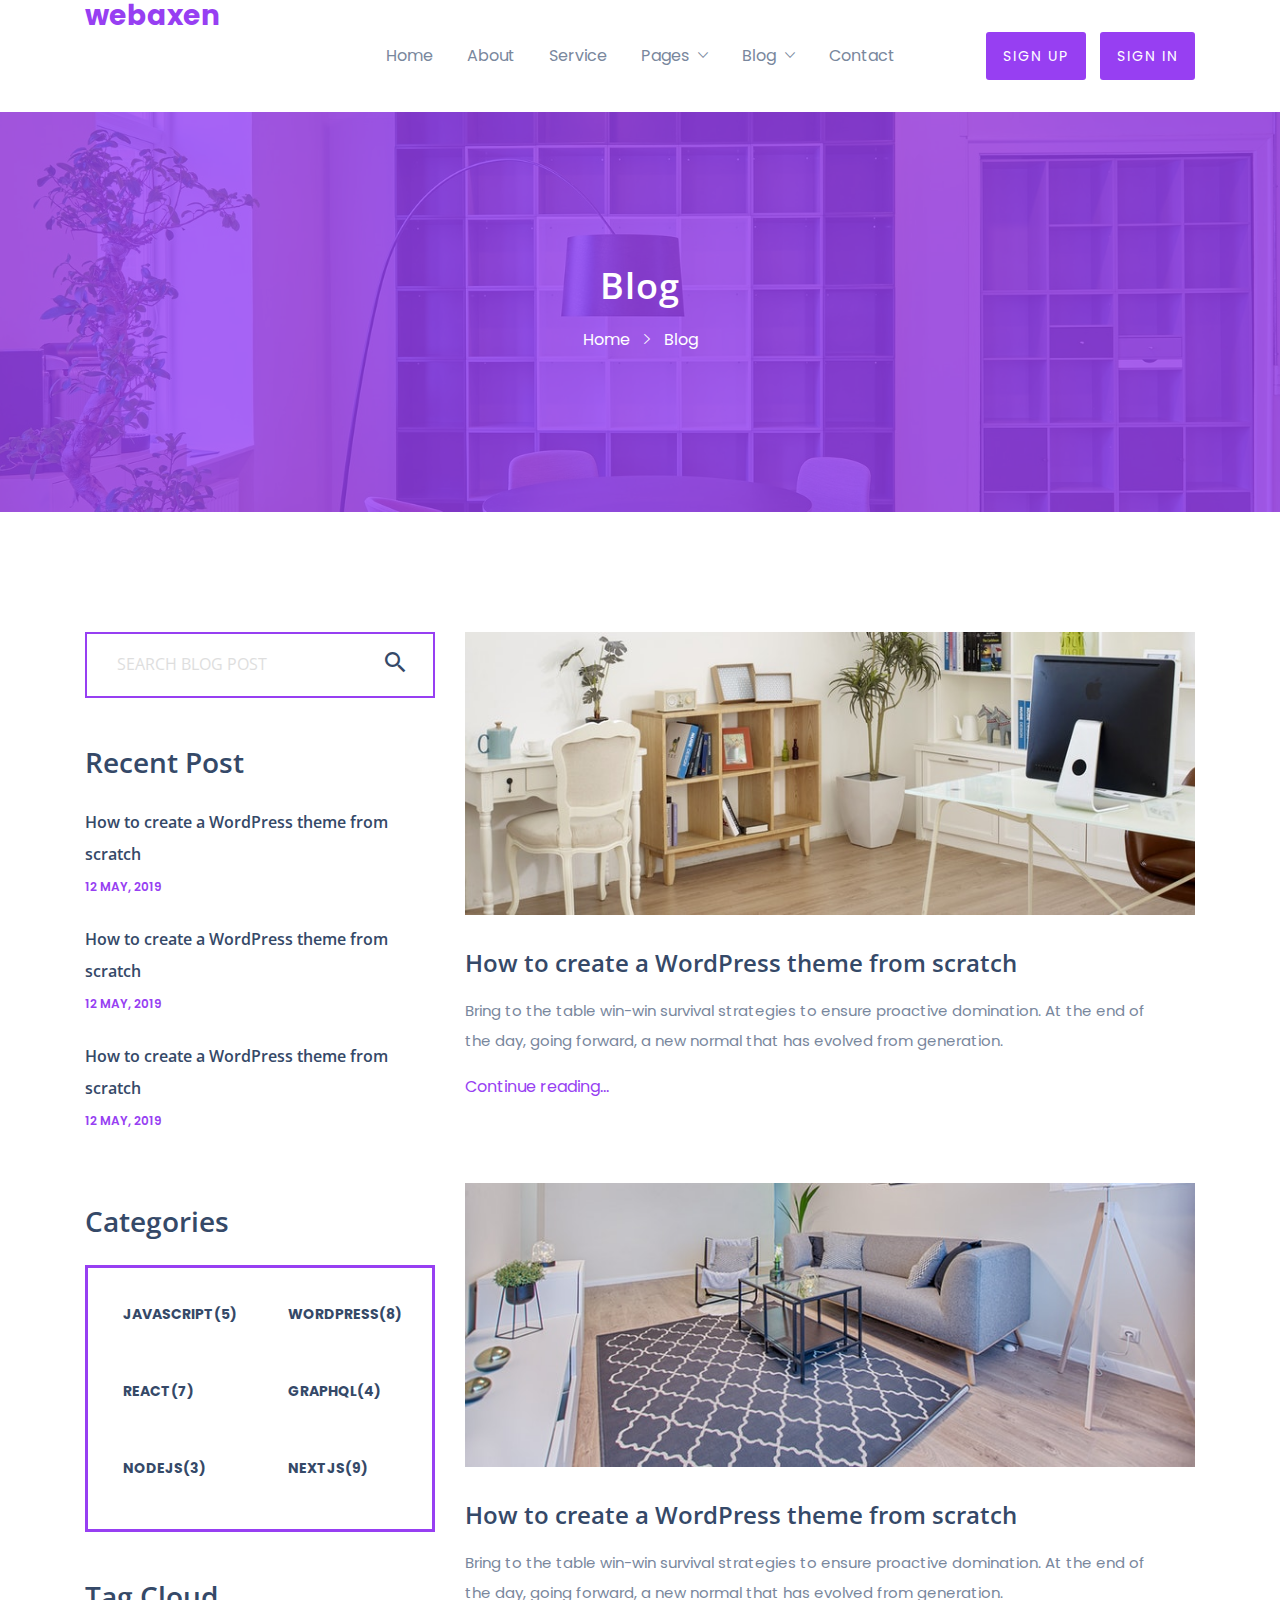
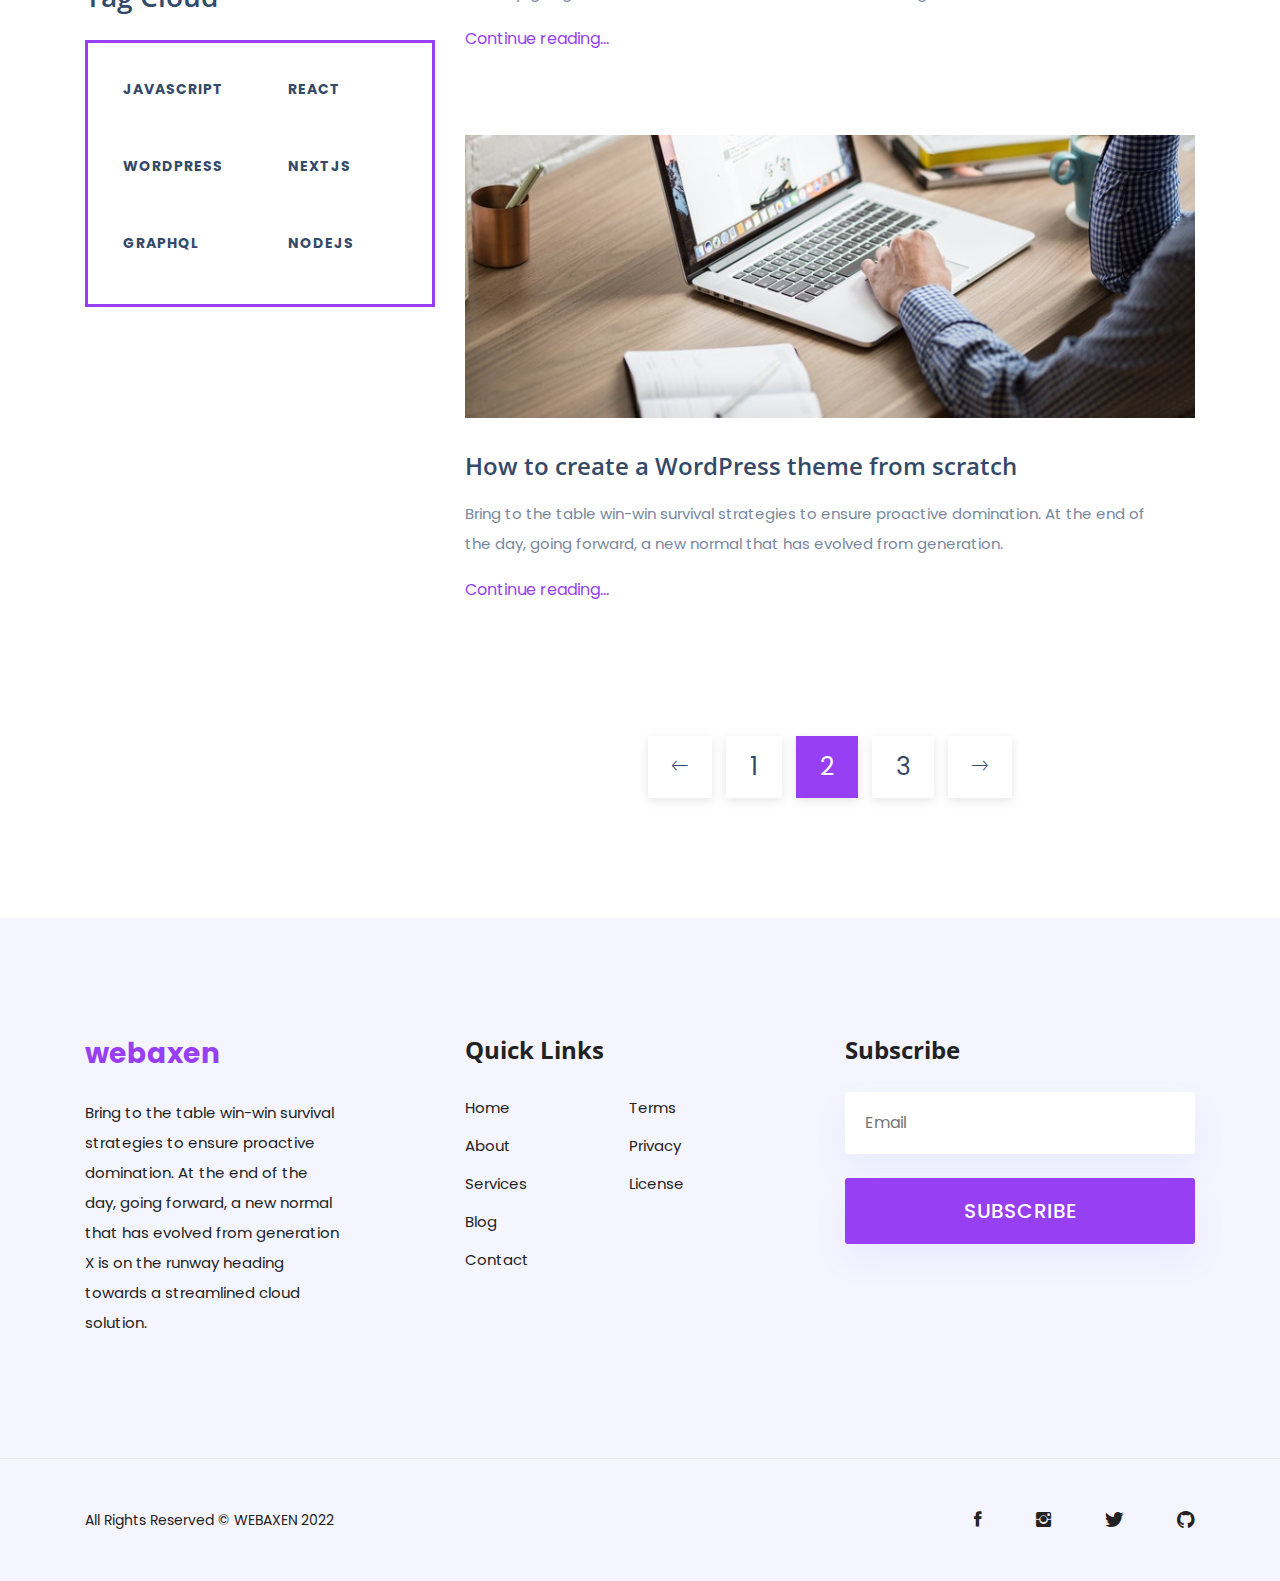
<file: blog-left-sidebar.html>
<!DOCTYPE html>
<html lang="en">
<head>
	<meta charset="UTF-8">
	<meta name="viewport" content="width=device-width, initial-scale=1, shrink-to-fit=no">
	<title> webaxen- Responsive HTML Agency Template</title>

	

	<link rel="stylesheet" href="css/meanmenu.min.css">
	<link rel="stylesheet" href="css/ionicons.min.css">
	<link rel="stylesheet" href="css/owl.carousel.min.css">
	<link rel="stylesheet" href="css/magnific-popup.css">
	<link rel="stylesheet" href="css/bootstrap.min.css">
	<link rel="stylesheet" href="css/style.css">
	<link rel="stylesheet" href="css/responsive.css">
</head>
<body>
	<!-- Preloader -->
	<div class="preloader-wrapper">
		<div class="spinner"></div>
	</div>

	<!-- Header start -->
	<header id="header-area" class="page-header-area">
		<div class="container">
			<div class="row">
				<div class="col-lg-2">
					<div class="logo">
						<a href="index.html">
							webaxen
						</a>
					</div>
				</div>
				<div class="col-lg-7">
					<nav class="navigation text-right">
						<ul>
							<li><a href="index.html">Home</a></li>
							<li><a href="about.html">About</a></li>
							<li><a href="service.html">Service</a></li>
							<li><a href="#">Pages <i class="ion-ios-arrow-down"></i></a>
								<ul class="submenu">
									<li><a href="about.html">About</a></li>
									<li><a href="service.html">Services</a></li>
									<li><a href="contact.html">Contact</a></li>
									<li><a href="pricing.html">Pricing</a></li>
									<li><a href="faq.html">Faq</a></li>
								</ul>
							</li>
							<li><a href="#">Blog <i class="ion-ios-arrow-down"></i></a>
								<ul class="submenu">
									<li><a href="blog.html">Blog Right Sidebar</a></li>
									<li><a href="blog-left-sidebar.html">Blog Left Sidebar</a></li>
									<li><a href="single-blog.html">Single Right Sidebar</a></li>
									<li><a href="single-blog-left-sidebar.html">Single Left Sidebar</a></li>
								</ul>
							</li>
							<li><a href="contact-one-color-one.html">Contact</a></li>
						</ul>
					</nav>
					<div class="responsive-nav"></div>
				</div>
				<div class="col-lg-3 d-none d-lg-block">
					<div class="register-btn text-right">
						<a href="#" class="gradient-bg button">Sign Up</a>
						<a href="#" class="gradient-bg button">Sign In</a>
					</div>
				</div>
			</div>
		</div>
	</header>
	<!-- Header end -->

	<!-- HERO area start -->
	<section id="hero-area" class="page-hero-area gradient-overlay  d-flex justify-content-center align-items-center">
		<div class="container">
			<div class="row">
				<div class="col-lg-12">
					<div class="page-header-content">
						<h2>Blog</h2>
						<ul>
							<li><a href="index.html">Home</a></li>
							<li><span><i class="ion-ios-arrow-right"></i></span></li>
							<li><span>Blog</span></li>
						</ul>
					</div>
				</div>
			</div>
		</div>
	</section>
	<!-- HERO area end -->

	<!-- MAIN area start -->
	<main>
		<!-- BLOG start -->
		<section id="blog-page-area" class="p-tb-120">
			<div class="container">
				<div class="row">
					<div class="col-lg-4 order-2 order-xl-0 order-lg-0">
						<div class="blog-sidebar-area">
							<div class="single-widget search-bar">
								<form action="#">
									<input type="search" placeholder="Search blog post">
									<button type="submit" class="gradient-bg"><i class="ion-android-search"></i></button>
								</form>
							</div>
							<div class="single-widget recent-post">
								<h2>Recent Post</h2>
								<div class="single-recent-post">
									<h4>How to create a WordPress theme from 
									scratch</h4>
									<a href="#">12 May, 2019</a>
								</div>
								<div class="single-recent-post">
									<h4>How to create a WordPress theme from 
									scratch</h4>
									<a href="#">12 May, 2019</a>
								</div>
								<div class="single-recent-post">
									<h4>How to create a WordPress theme from 
									scratch</h4>
									<a href="#">12 May, 2019</a>
								</div>
							</div>
							<div class="single-widget categories">
								<h2>Categories</h2>
								<ul class="category-list">
									<li><a href="#">JavaScript(5)</a><a href="#">WordPress(8)</a></li>
									<li><a href="#">React(7)</a><a href="#">GraphQL(4)</a></li>
									<li><a href="#">Nodejs(3)</a><a href="#">Nextjs(9)</a></li>
								</ul>
							</div>
							<div class="single-widget tag-cloud">
								<h2>Tag Cloud</h2>
								<ul class="tag-list">
									<li>
										<a href="#" class="gradient-bg">JavaScript</a>
										<a href="#" class="gradient-bg">React</a>
									</li>
									<li>
										<a href="#" class="gradient-bg">WordPress</a>
										<a href="#" class="gradient-bg">Nextjs</a>
									</li>
									<li>
										<a href="#" class="gradient-bg">Graphql</a>
										<a href="#" class="gradient-bg">nodejs</a>
									</li>
								</ul>
							</div>
						</div>
					</div>
					<div class="col-lg-8">
						<div class="blog-list-area">
							<div class="single-blog">
								<div class="blog-img">
									<img src="images/blog/single-blog-1.jpg" alt="">
								</div>
								<div class="blog-content">
									<a href="single-blog-left-sidebar.html"><h3>How to create a WordPress theme from scratch</h3></a>
									<p>Bring to the table win-win survival strategies to ensure proactive domination. At the end of the day, going forward, a new normal that has evolved from generation.</p>
									<a href="single-blog-left-sidebar.html">Continue reading...</a>
								</div>
							</div>
							<div class="single-blog">
								<div class="blog-img">
									<img src="images/blog/single-blog-2.jpg" alt="">
								</div>
								<div class="blog-content">
									<a href="single-blog-left-sidebar.html"><h3>How to create a WordPress theme from scratch</h3></a>
									<p>Bring to the table win-win survival strategies to ensure proactive domination. At the end of the day, going forward, a new normal that has evolved from generation.</p>
									<a href="single-blog-left-sidebar.html">Continue reading...</a>
								</div>
							</div>
							<div class="single-blog">
								<div class="blog-img">
									<img src="images/blog/single-blog-3.jpg" alt="">
								</div>
								<div class="blog-content">
									<a href="single-blog-left-sidebar.html"><h3>How to create a WordPress theme from scratch</h3></a>
									<p>Bring to the table win-win survival strategies to ensure proactive domination. At the end of the day, going forward, a new normal that has evolved from generation.</p>
									<a href="single-blog-left-sidebar.html">Continue reading...</a>
								</div>
							</div>

							<div class="blog-pagination">
								<ul>
									<li><a href="#"><i class="ion-ios-arrow-thin-left"></i></a></li>
									<li><a href="#">1</a></li>
									<li class="current-page"><span>2</span></li>
									<li><a href="#">3</a></li>
									<li><a href="#"><i class="ion-ios-arrow-thin-right"></i></a></li>
								</ul>
							</div>
						</div>
					</div>
				</div>
			</div>
		</section>
		<!-- BLOG end -->
	</main>
	<!-- MAIN area end -->

	<!-- FOOTER start -->
	<footer id="footer-area">
		<div class="footer-content p-tb-120">
			<div class="container">
				<div class="row">
					<div class="col-lg-3 col-md-6">
						<div class="footer-about footer-widget">
							<div class="footer-logo">
								<a href="">webaxen</a>
							</div>
							<p>
								Bring to the table win-win survival strategies to ensure proactive domination. At the end of the day, going forward, a new normal that has evolved from generation X is on the runway heading towards a streamlined cloud solution.
							</p>
						</div>
					</div>
					<div class="col-lg-4 offset-lg-1 col-md-6">
						<div class="footer-widget">
							<h2>Quick links</h2>
							<div class="footer-link-wrap">
								<ul class="footer-link">
									<li><a href="#">Home</a></li>
									<li><a href="#">About</a></li>
									<li><a href="#">Services</a></li>
									<li><a href="#">Blog</a></li>
									<li><a href="#">Contact</a></li>
								</ul>
								<ul class="footer-link">
									<li><a href="#">Terms</a></li>
									<li><a href="#">Privacy</a></li>
									<li><a href="#">License</a></li>
								</ul>
							</div>
						</div>
					</div>
					<div class="col-lg-4 col-md-6">
						<div class="footer-widget footer-subscribe">
							<h2>Subscribe</h2>
							<form action="#">
								<input type="text" placeholder="Email" class="mb-4">
								<input type="submit" value="subscribe">
							</form>
						</div>
					</div>
				</div>
			</div>
		</div>
		<div class="copyright-area">
			<div class="container">
				<div class="row">
					<div class="col-lg-6 col-md-6 order-2 order-md-0 order-xl-0 order-lg-0">
						<div class="copyright-text">
							<p>All Rights Reserved &copy; <a href="#">webaxen</a> 2022</p>
						</div>
					</div>
					<div class="col-lg-6 col-md-6">
						<div class="copyright-social text-right">
							<ul>
								<li><a href="https://www.fiverr.com/webaxen?up_rollout=true"><i class="ion-social-facebook"></i></a></li>
								<li><a href="https://www.instagram.com/_fatemaarman/?hl=en"><i class="ion-social-instagram"></i></a></li>
								<li><a href="https://twitter.com/Fatemaarman"><i class="ion-social-twitter"></i></a></li>
								<li><a href="https://github.com/fatemaarman"><i class="ion-social-github"></i></a></li>
							</ul>
						</div>
					</div>
				</div>
			</div>
		</div>
	</footer>
	<!-- FOOTER end -->


	<script src="js/jquery-3.4.1.min.js"></script>
	<script src="js/jquery-migrate-1.4.1.min.js"></script>
	<script src="js/bootstrap.min.js"></script>
	<script src="js/jquery.waypoints.min.js"></script>
	<script src="js/jquery.counterup.min.js"></script>
	<script src="js/jquery.meanmenu.min.js"></script>
	<script src="js/jquery.magnific-popup.min.js"></script>
	<script src="js/jquery.scrollUp.min.js"></script>
	<script src="js/owl.carousel.min.js"></script>
	<script src="js/main.js"></script>
</body>
</html>
</file>
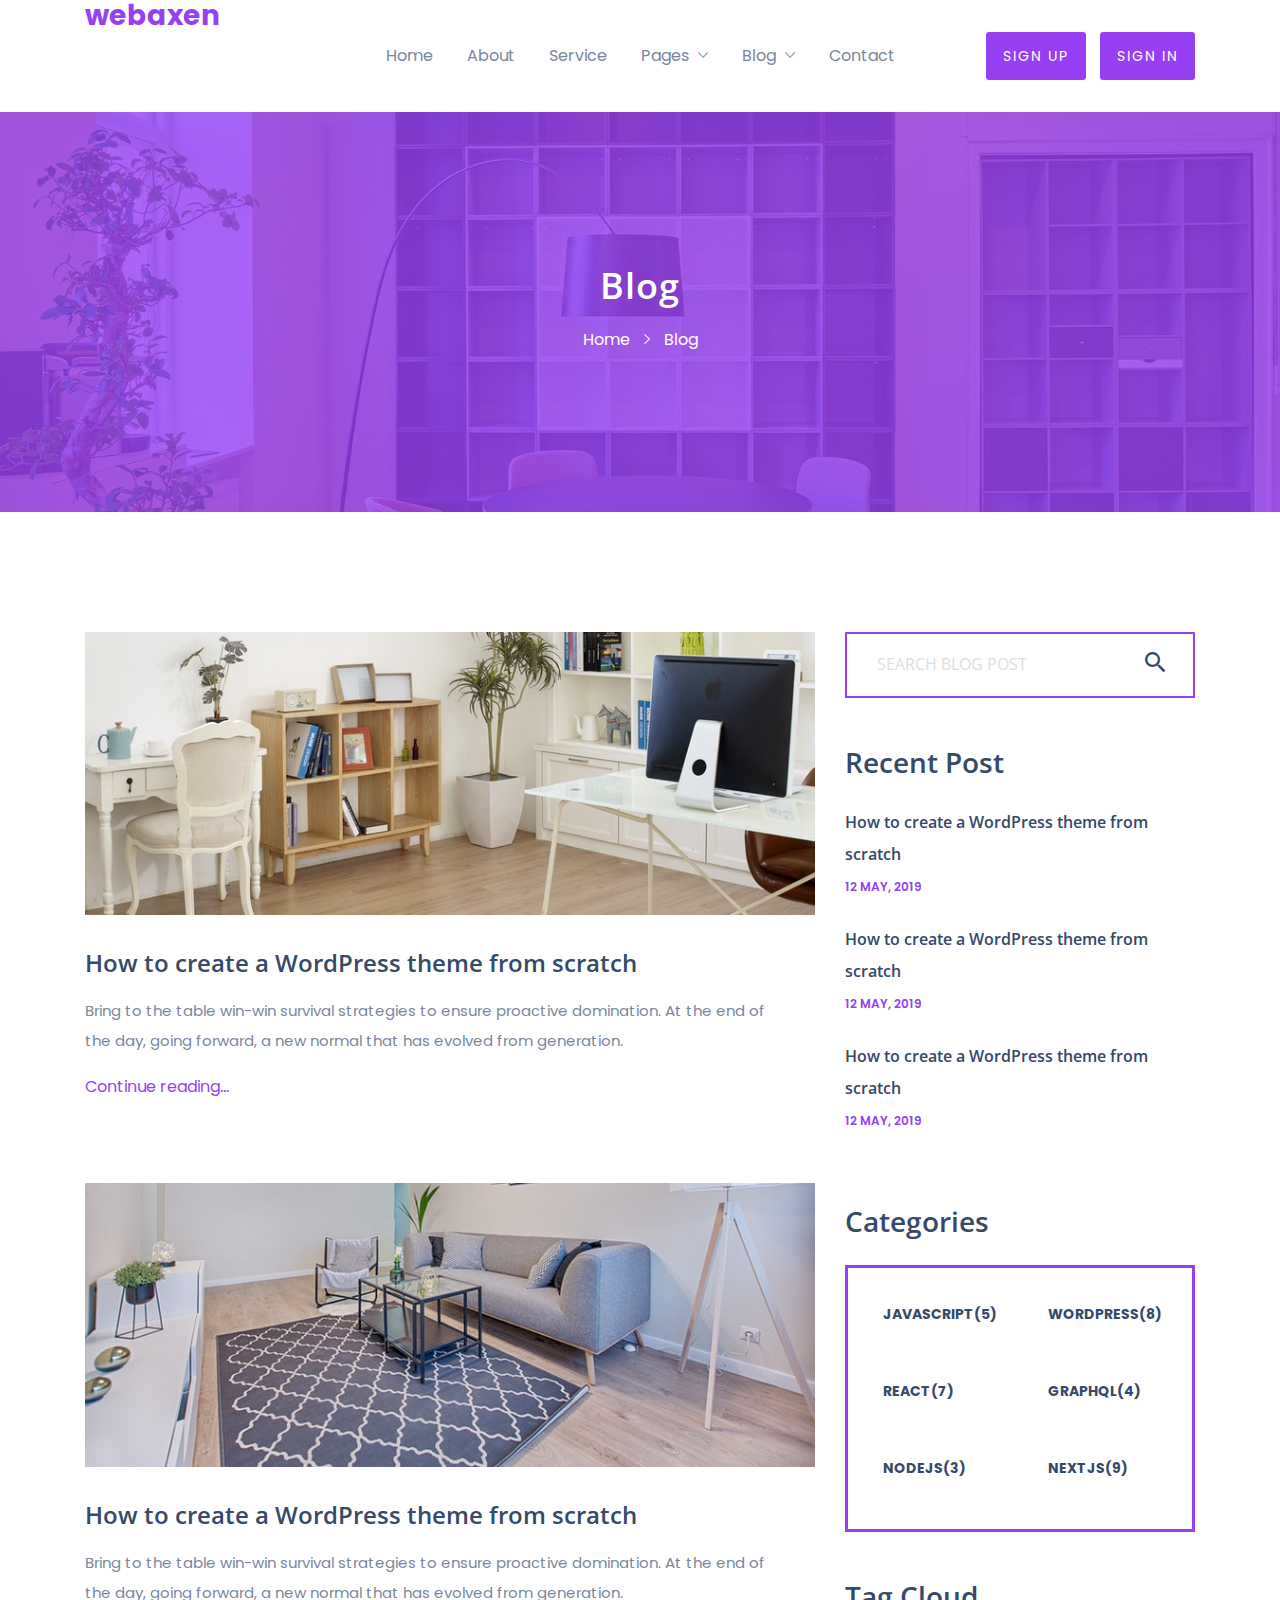
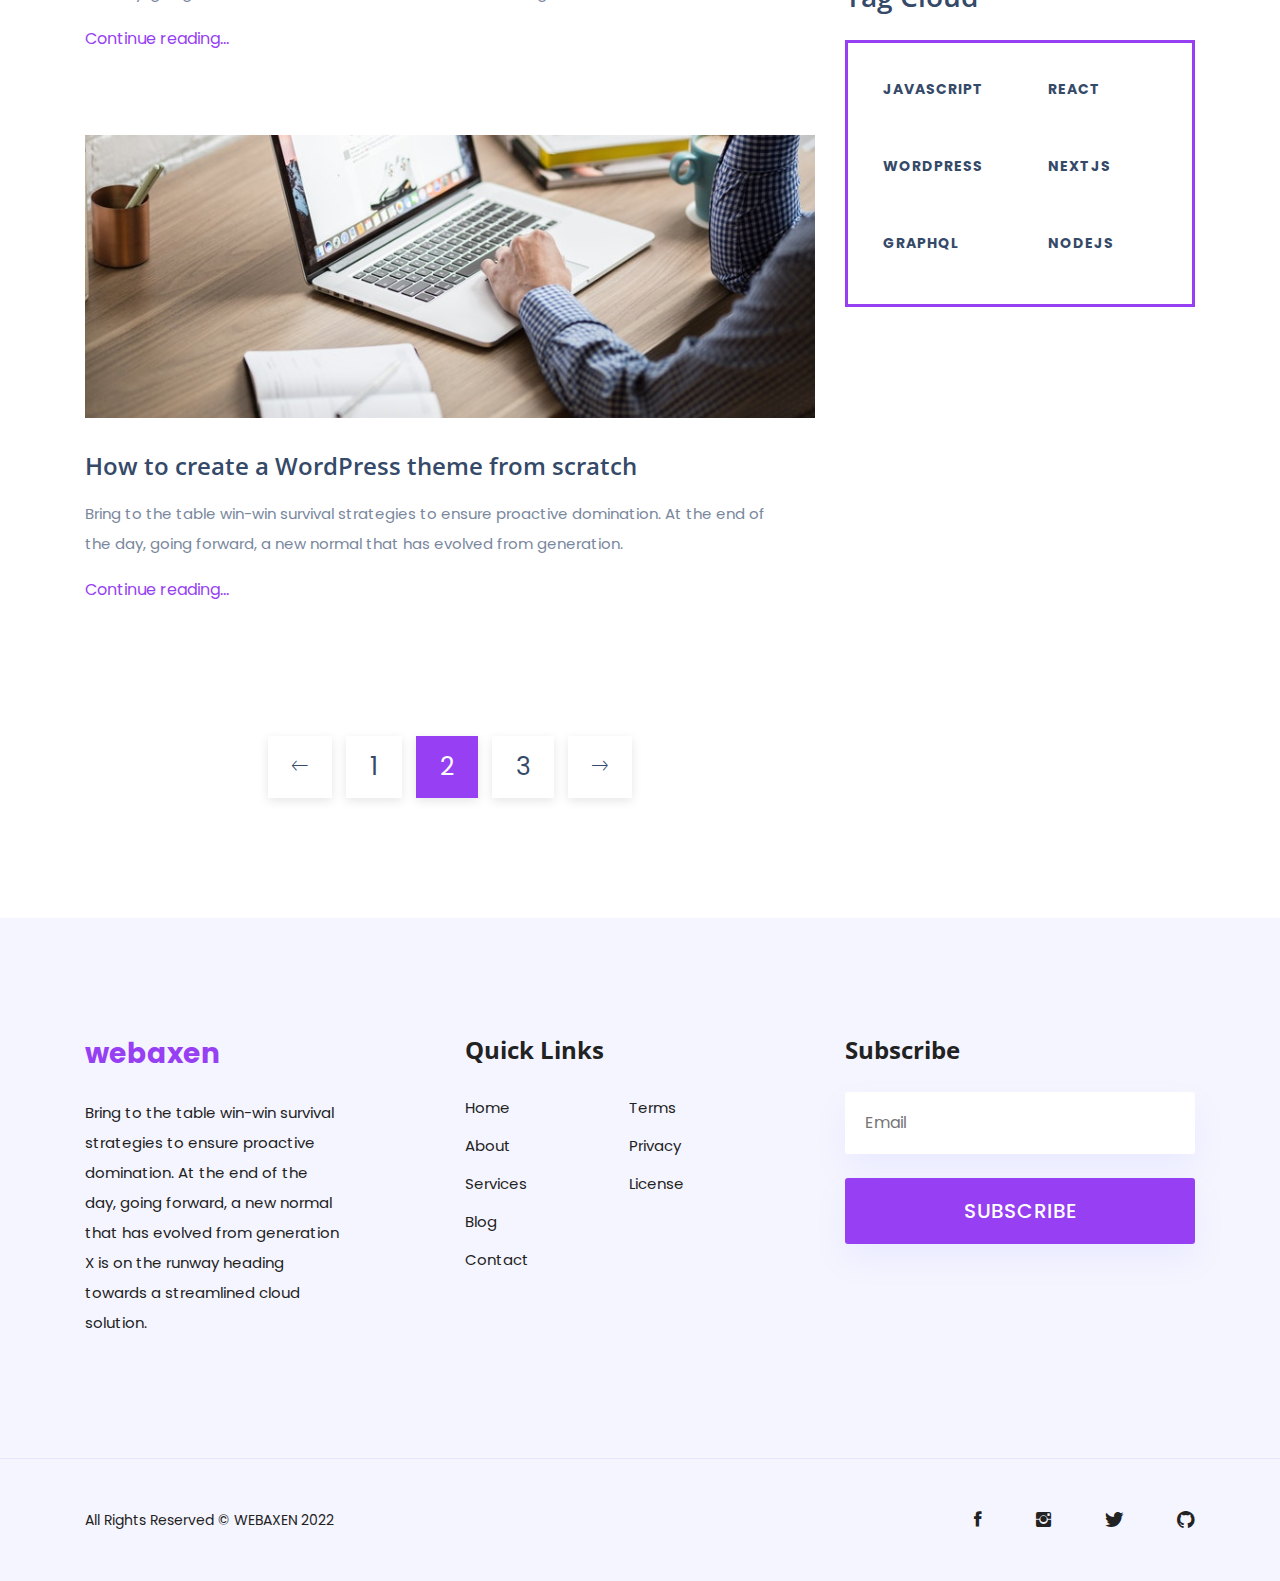
<file: blog.html>
<!DOCTYPE html>
<html lang="en">
<head>
	<meta charset="UTF-8">
	<meta name="viewport" content="width=device-width, initial-scale=1, shrink-to-fit=no">
	<title>webaxen - Responsive HTML Agency Template</title>

	

	<link rel="stylesheet" href="css/meanmenu.min.css">
	<link rel="stylesheet" href="css/ionicons.min.css">
	<link rel="stylesheet" href="css/owl.carousel.min.css">
	<link rel="stylesheet" href="css/magnific-popup.css">
	<link rel="stylesheet" href="css/bootstrap.min.css">
	<link rel="stylesheet" href="css/style.css">
	<link rel="stylesheet" href="css/responsive.css">
</head>
<body>
	<!-- Preloader -->
	<div class="preloader-wrapper">
		<div class="spinner"></div>
	</div>

	<!-- Header start -->
	<header id="header-area" class="page-header-area">
		<div class="container">
			<div class="row">
				<div class="col-lg-2">
					<div class="logo">
						<a href="index.html">
							webaxen
						</a>
					</div>
				</div>
				<div class="col-lg-7">
					<nav class="navigation text-right">
						<ul>
							<li><a href="index.html">Home</a></li>
							<li><a href="about.html">About</a></li>
							<li><a href="service.html">Service</a></li>
							<li><a href="#">Pages <i class="ion-ios-arrow-down"></i></a>
								<ul class="submenu">
									<li><a href="about.html">About</a></li>
									<li><a href="service.html">Services</a></li>
									<li><a href="contact.html">Contact</a></li>
									<li><a href="pricing.html">Pricing</a></li>
									<li><a href="faq.html">Faq</a></li>
								</ul>
							</li>
							<li><a href="#">Blog <i class="ion-ios-arrow-down"></i></a>
								<ul class="submenu">
									<li><a href="blog.html">Blog Right Sidebar</a></li>
									<li><a href="blog-left-sidebar.html">Blog Left Sidebar</a></li>
									<li><a href="single-blog.html">Single Right Sidebar</a></li>
									<li><a href="single-blog-left-sidebar.html">Single Left Sidebar</a></li>
								</ul>
							</li>
							<li><a href="contact.html">Contact</a></li>
						</ul>
					</nav>
					<div class="responsive-nav"></div>
				</div>
				<div class="col-lg-3 d-none d-lg-block">
					<div class="register-btn text-right">
						<a href="#" class="gradient-bg button">Sign Up</a>
						<a href="#" class="gradient-bg button">Sign In</a>
					</div>
				</div>
			</div>
		</div>
	</header>
	<!-- Header end -->

	<!-- HERO area start -->
	<section id="hero-area" class="page-hero-area gradient-overlay  d-flex justify-content-center align-items-center">
		<div class="container">
			<div class="row">
				<div class="col-lg-12">
					<div class="page-header-content">
						<h2>Blog</h2>
						<ul>
							<li><a href="index.html">Home</a></li>
							<li><span><i class="ion-ios-arrow-right"></i></span></li>
							<li><span>Blog</span></li>
						</ul>
					</div>
				</div>
			</div>
		</div>
	</section>
	<!-- HERO area end -->

	<!-- MAIN area start -->
	<main>
		<!-- BLOG start -->
		<section id="blog-page-area" class="p-tb-120">
			<div class="container">
				<div class="row">
					<div class="col-lg-8">
						<div class="blog-list-area">
							<div class="single-blog">
								<div class="blog-img">
									<img src="images/blog/single-blog-1.jpg" alt="">
								</div>
								<div class="blog-content">
									<a href="single-blog.html"><h3>How to create a WordPress theme from scratch</h3></a>
									<p>Bring to the table win-win survival strategies to ensure proactive domination. At the end of the day, going forward, a new normal that has evolved from generation.</p>
									<a href="single-blog.html">Continue reading...</a>
								</div>
							</div>
							<div class="single-blog">
								<div class="blog-img">
									<img src="images/blog/single-blog-2.jpg" alt="">
								</div>
								<div class="blog-content">
									<a href="single-blog.html"><h3>How to create a WordPress theme from scratch</h3></a>
									<p>Bring to the table win-win survival strategies to ensure proactive domination. At the end of the day, going forward, a new normal that has evolved from generation.</p>
									<a href="single-blog.html">Continue reading...</a>
								</div>
							</div>
							<div class="single-blog">
								<div class="blog-img">
									<img src="images/blog/single-blog-3.jpg" alt="">
								</div>
								<div class="blog-content">
									<a href="single-blog.html"><h3>How to create a WordPress theme from scratch</h3></a>
									<p>Bring to the table win-win survival strategies to ensure proactive domination. At the end of the day, going forward, a new normal that has evolved from generation.</p>
									<a href="single-blog.html">Continue reading...</a>
								</div>
							</div>

							<div class="blog-pagination">
								<ul>
									<li><a href="#"><i class="ion-ios-arrow-thin-left"></i></a></li>
									<li><a href="#">1</a></li>
									<li class="current-page"><span>2</span></li>
									<li><a href="#">3</a></li>
									<li><a href="#"><i class="ion-ios-arrow-thin-right"></i></a></li>
								</ul>
							</div>
						</div>
					</div>
					<div class="col-lg-4">
						<div class="blog-sidebar-area">
							<div class="single-widget search-bar">
								<form action="#">
									<input type="search" placeholder="Search blog post">
									<button type="submit" class="gradient-bg"><i class="ion-android-search"></i></button>
								</form>
							</div>
							<div class="single-widget recent-post">
								<h2>Recent Post</h2>
								<div class="single-recent-post">
									<h4>How to create a WordPress theme from 
									scratch</h4>
									<a href="#">12 May, 2019</a>
								</div>
								<div class="single-recent-post">
									<h4>How to create a WordPress theme from 
									scratch</h4>
									<a href="#">12 May, 2019</a>
								</div>
								<div class="single-recent-post">
									<h4>How to create a WordPress theme from 
									scratch</h4>
									<a href="#">12 May, 2019</a>
								</div>
							</div>
							<div class="single-widget categories">
								<h2>Categories</h2>
								<ul class="category-list">
									<li><a href="#">JavaScript(5)</a><a href="#">WordPress(8)</a></li>
									<li><a href="#">React(7)</a><a href="#">GraphQL(4)</a></li>
									<li><a href="#">Nodejs(3)</a><a href="#">Nextjs(9)</a></li>
								</ul>
							</div>
							<div class="single-widget tag-cloud">
								<h2>Tag Cloud</h2>
								<ul class="tag-list">
									<li>
										<a href="#" class="gradient-bg">JavaScript</a>
										<a href="#" class="gradient-bg">React</a>
									</li>
									<li>
										<a href="#" class="gradient-bg">WordPress</a>
										<a href="#" class="gradient-bg">Nextjs</a>
									</li>
									<li>
										<a href="#" class="gradient-bg">Graphql</a>
										<a href="#" class="gradient-bg">nodejs</a>
									</li>
								</ul>
							</div>
						</div>
					</div>
				</div>
			</div>
		</section>
		<!-- BLOG end -->
	</main>
	<!-- MAIN area end -->

	<!-- FOOTER start -->
	<footer id="footer-area">
		<div class="footer-content p-tb-120">
			<div class="container">
				<div class="row">
					<div class="col-lg-3 col-md-6">
						<div class="footer-about footer-widget">
							<div class="footer-logo">
								<a href="">webaxen</a>
							</div>
							<p>
								Bring to the table win-win survival strategies to ensure proactive domination. At the end of the day, going forward, a new normal that has evolved from generation X is on the runway heading towards a streamlined cloud solution.
							</p>
						</div>
					</div>
					<div class="col-lg-4 offset-lg-1 col-md-6">
						<div class="footer-widget">
							<h2>Quick links</h2>
							<div class="footer-link-wrap">
								<ul class="footer-link">
									<li><a href="#">Home</a></li>
									<li><a href="#">About</a></li>
									<li><a href="#">Services</a></li>
									<li><a href="#">Blog</a></li>
									<li><a href="#">Contact</a></li>
								</ul>
								<ul class="footer-link">
									<li><a href="#">Terms</a></li>
									<li><a href="#">Privacy</a></li>
									<li><a href="#">License</a></li>
								</ul>
							</div>
						</div>
					</div>
					<div class="col-lg-4 col-md-6">
						<div class="footer-widget footer-subscribe">
							<h2>Subscribe</h2>
							<form action="#">
								<input type="text" placeholder="Email" class="mb-4">
								<input type="submit" value="subscribe">
							</form>
						</div>
					</div>
				</div>
			</div>
		</div>
		<div class="copyright-area">
			<div class="container">
				<div class="row">
					<div class="col-lg-6 col-md-6 order-2 order-md-0 order-xl-0 order-lg-0">
						<div class="copyright-text">
							<p>All Rights Reserved &copy; <a href="#">webaxen</a> 2022</p>
						</div>
					</div>
					<div class="col-lg-6 col-md-6">
						<div class="copyright-social text-right">
							<ul>
								<li><a href="https://www.fiverr.com/webaxen?up_rollout=true"><i class="ion-social-facebook"></i></a></li>
								<li><a href="https://www.instagram.com/_fatemaarman/?hl=en"><i class="ion-social-instagram"></i></a></li>
								<li><a href="https://twitter.com/Fatemaarman"><i class="ion-social-twitter"></i></a></li>
								<li><a href="https://github.com/fatemaarman"><i class="ion-social-github"></i></a></li>
							</ul>
						</div>
					</div>
				</div>
			</div>
		</div>
	</footer>
	<!-- FOOTER end -->


	<script src="js/jquery-3.4.1.min.js"></script>
	<script src="js/jquery-migrate-1.4.1.min.js"></script>
	<script src="js/bootstrap.min.js"></script>
	<script src="js/jquery.waypoints.min.js"></script>
	<script src="js/jquery.counterup.min.js"></script>
	<script src="js/jquery.meanmenu.min.js"></script>
	<script src="js/jquery.magnific-popup.min.js"></script>
	<script src="js/jquery.scrollUp.min.js"></script>
	<script src="js/owl.carousel.min.js"></script>
	<script src="js/main.js"></script>
</body>
</html>
</file>
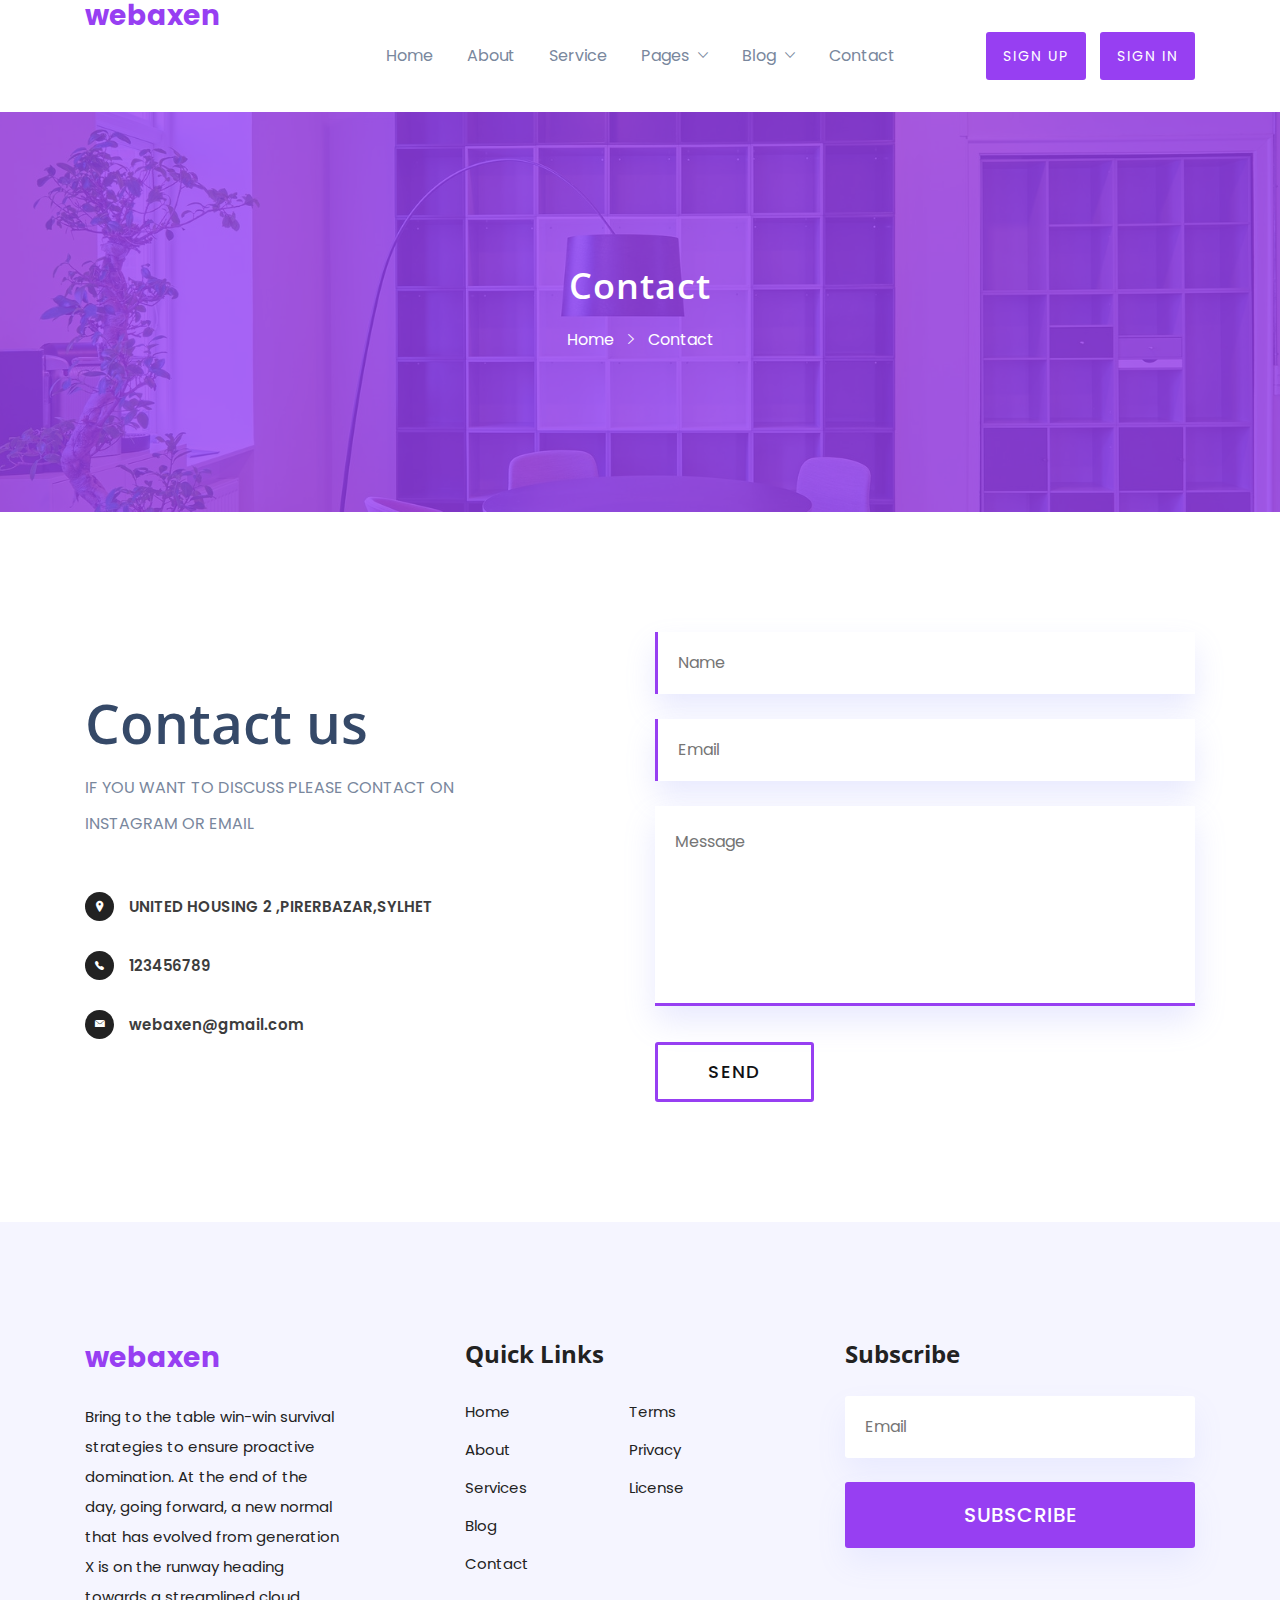
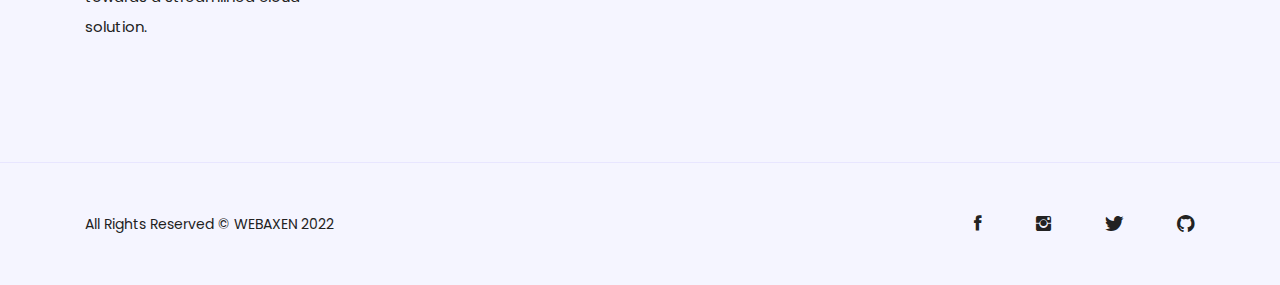
<file: contact.html>
<!DOCTYPE html>
<html lang="en">
<head>
	<meta charset="UTF-8">
	<meta name="viewport" content="width=device-width, initial-scale=1, shrink-to-fit=no">
	<title>webaxen - Responsive HTML Agency Template</title>

	

	<link rel="stylesheet" href="css/ionicons.min.css">
	<link rel="stylesheet" href="css/mobirise.css">
	<link rel="stylesheet" href="css/meanmenu.min.css">
	<link rel="stylesheet" href="css/owl.carousel.min.css">
	<link rel="stylesheet" href="css/magnific-popup.css">
	<link rel="stylesheet" href="css/bootstrap.min.css">
	<link rel="stylesheet" href="css/style.css">
	<link rel="stylesheet" href="css/responsive.css">
</head>
<body>

	<!-- Preloader -->
	<div class="preloader-wrapper">
		<div class="spinner"></div>
	</div>

	<!-- Header start -->
	<header id="header-area" class="page-header-area">
		<div class="container">
			<div class="row">
				<div class="col-lg-2">
					<div class="logo">
						<a href="index.html">
							webaxen
						</a>
					</div>
				</div>
				<div class="col-lg-7">
					<nav class="navigation text-right">
						<ul>
							<li><a href="index.html">Home</a></li>
							<li><a href="about.html">About</a></li>
							<li><a href="service.html">Service</a></li>
							<li><a href="#">Pages <i class="ion-ios-arrow-down"></i></a>
								<ul class="submenu">
									<li><a href="about.html">About</a></li>
									<li><a href="service.html">Services</a></li>
									<li><a href="contact.html">Contact</a></li>
									<li><a href="pricing.html">Pricing</a></li>
									<li><a href="faq.html">Faq</a></li>
								</ul>
							</li>
							<li><a href="#">Blog <i class="ion-ios-arrow-down"></i></a>
								<ul class="submenu">
									<li><a href="blog.html">Blog Right Sidebar</a></li>
									<li><a href="blog-left-sidebar.html">Blog Left Sidebar</a></li>
									<li><a href="single-blog.html">Single Right Sidebar</a></li>
									<li><a href="single-blog-left-sidebar.html">Single Left Sidebar</a></li>
								</ul>
							</li>
							<li><a href="contact.html">Contact</a></li>
						</ul>
					</nav>
					<div class="responsive-nav"></div>
				</div>
				<div class="col-lg-3 d-none d-lg-block">
					<div class="register-btn text-right">
						<a href="#" class="button">Sign Up</a>
						<a href="#" class="button">Sign In</a>
					</div>
				</div>
			</div>
		</div>
	</header>
	<!-- Header end -->

	<!-- HERO area start -->
	<section id="hero-area" class="page-hero-area gradient-overlay  d-flex justify-content-center align-items-center">
		<div class="container">
			<div class="row">
				<div class="col-lg-12">
					<div class="page-header-content">
						<h2>Contact</h2>
						<ul>
							<li><a href="index.html">Home</a></li>
							<li><span><i class="ion-ios-arrow-right"></i></span></li>
							<li><span>Contact</span></li>
						</ul>
					</div>
				</div>
			</div>
		</div>
	</section>
	<!-- HERO area end -->

	<!-- MAIN area start -->
	<main>
		<!-- CONTACT start -->
		<section id="contact-area" class="p-tb-120">
			<div class="container">
				<div class="row align-items-center">
					<div class="col-lg-5 col-md-6">
						<div class="contact-left ">
							<h2>Contact us</h2>
							<p>IF YOU WANT TO DISCUSS PLEASE CONTACT ON INSTAGRAM OR EMAIL</p>
							<ul class="contact-info">
								<li>
									<i class="ion-ios-location"></i>
									<span class="contact-text">
										UNITED HOUSING 2 ,PIRERBAZAR,SYLHET
									</span>
								</li>
								<li>
									<i class="ion-ios-telephone"></i>
									<span class="contact-text">
										123456789
									</span>
								</li>
								<li>
									<i class="ion-ios-email"></i>
									<span class="contact-text">
										webaxen@gmail.com
									</span>
								</li>
							</ul>
						</div>
					</div>
					<div class="col-lg-6 offset-lg-1 col-md-6">
						<div class="contact-form">
							<form action="#">
								<input type="text" placeholder="Name" required="required">
								<input type="email" placeholder="Email" required="required">
								<textarea name="message" id="message" placeholder="Message"></textarea>
								<input type="submit" value="send">
							</form>
						</div>
					</div>
				</div>
			</div>
		</section>
		<!-- CONTACT end -->

	</main>
	<!-- MAIN area end -->

	<!-- FOOTER start -->
	<footer id="footer-area">
		<div class="footer-content p-tb-120">
			<div class="container">
				<div class="row">
					<div class="col-lg-3 col-md-6">
						<div class="footer-about footer-widget">
							<div class="footer-logo">
								<a href="">webaxen</a>
							</div>
							<p>
								Bring to the table win-win survival strategies to ensure proactive domination. At the end of the day, going forward, a new normal that has evolved from generation X is on the runway heading towards a streamlined cloud solution.
							</p>
						</div>
					</div>
					<div class="col-lg-4 offset-lg-1 col-md-6">
						<div class="footer-widget">
							<h2>Quick links</h2>
							<div class="footer-link-wrap">
								<ul class="footer-link">
									<li><a href="#">Home</a></li>
									<li><a href="#">About</a></li>
									<li><a href="#">Services</a></li>
									<li><a href="#">Blog</a></li>
									<li><a href="#">Contact</a></li>
								</ul>
								<ul class="footer-link">
									<li><a href="#">Terms</a></li>
									<li><a href="#">Privacy</a></li>
									<li><a href="#">License</a></li>
								</ul>
							</div>
						</div>
					</div>
					<div class="col-lg-4 col-md-6">
						<div class="footer-widget footer-subscribe">
							<h2>Subscribe</h2>
							<form action="#">
								<input type="text" placeholder="Email" class="mb-4">
								<input type="submit" value="subscribe">
							</form>
						</div>
					</div>
				</div>
			</div>
		</div>
		<div class="copyright-area">
			<div class="container">
				<div class="row">
					<div class="col-lg-6 col-md-6 order-2 order-md-0 order-xl-0 order-lg-0">
						<div class="copyright-text">
							<p>All Rights Reserved &copy; <a href="#">webaxen</a> 2022</p>
						</div>
					</div>
					<div class="col-lg-6 col-md-6">
						<div class="copyright-social text-right">
							<ul>
								<li><a href="https://www.fiverr.com/webaxen?up_rollout=true"><i class="ion-social-facebook"></i></a></li>
								<li><a href="https://www.instagram.com/_fatemaarman/?hl=en"><i class="ion-social-instagram"></i></a></li>
								<li><a href="https://twitter.com/Fatemaarman"><i class="ion-social-twitter"></i></a></li>
								<li><a href="https://github.com/fatemaarman"><i class="ion-social-github"></i></a></li>
							</ul>
						</div>
					</div>
				</div>
			</div>
		</div>
	</footer>
	<!-- FOOTER end -->


	<script src="js/jquery-3.4.1.min.js"></script>
	<script src="js/jquery-migrate-1.4.1.min.js"></script>
	<script src="js/bootstrap.min.js"></script>
	<script src="js/jquery.waypoints.min.js"></script>
	<script src="js/jquery.counterup.min.js"></script>
	<script src="js/jquery.magnific-popup.min.js"></script>
	<script src="js/jquery.scrollUp.min.js"></script>
	<script src="js/jquery.meanmenu.min.js"></script>
	<script src="js/popper.min.js"></script>
	<script src="js/owl.carousel.min.js"></script>
	<script src="js/main.js"></script>
</body>
</html>
</file>
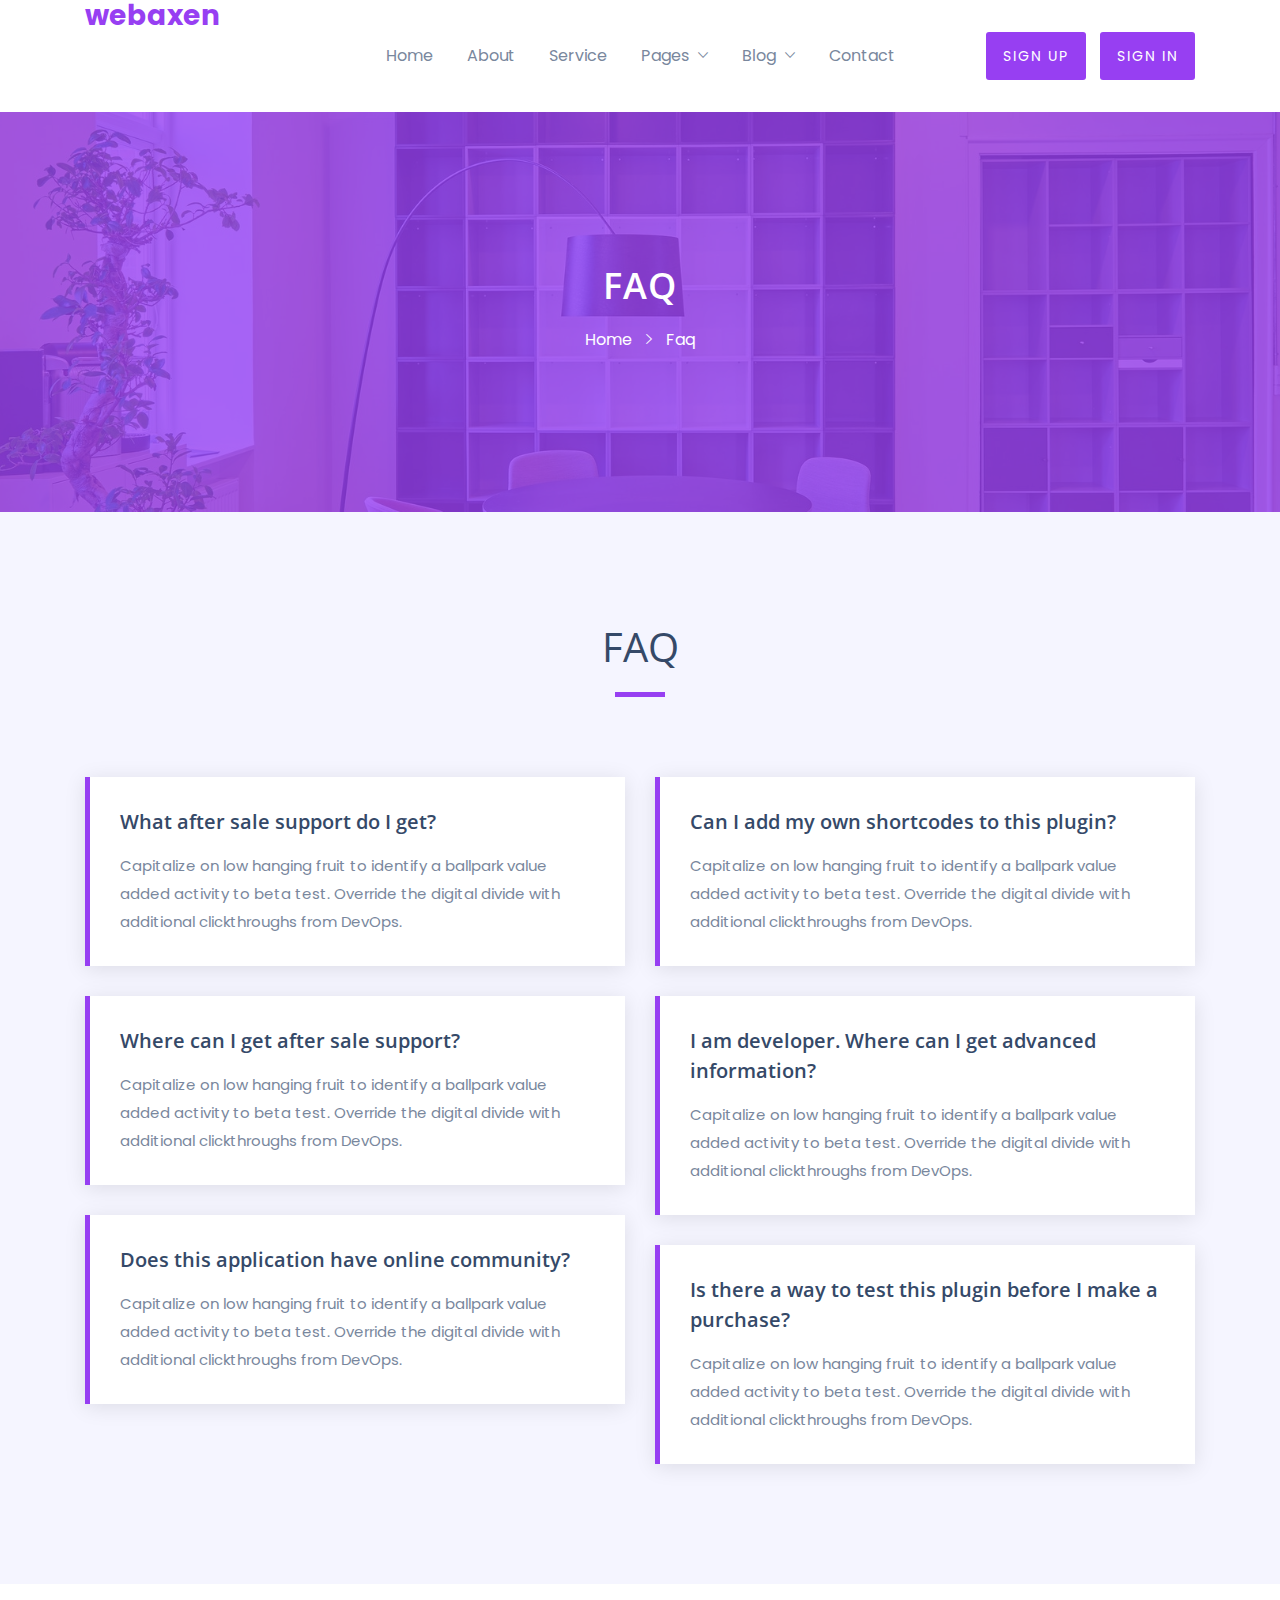
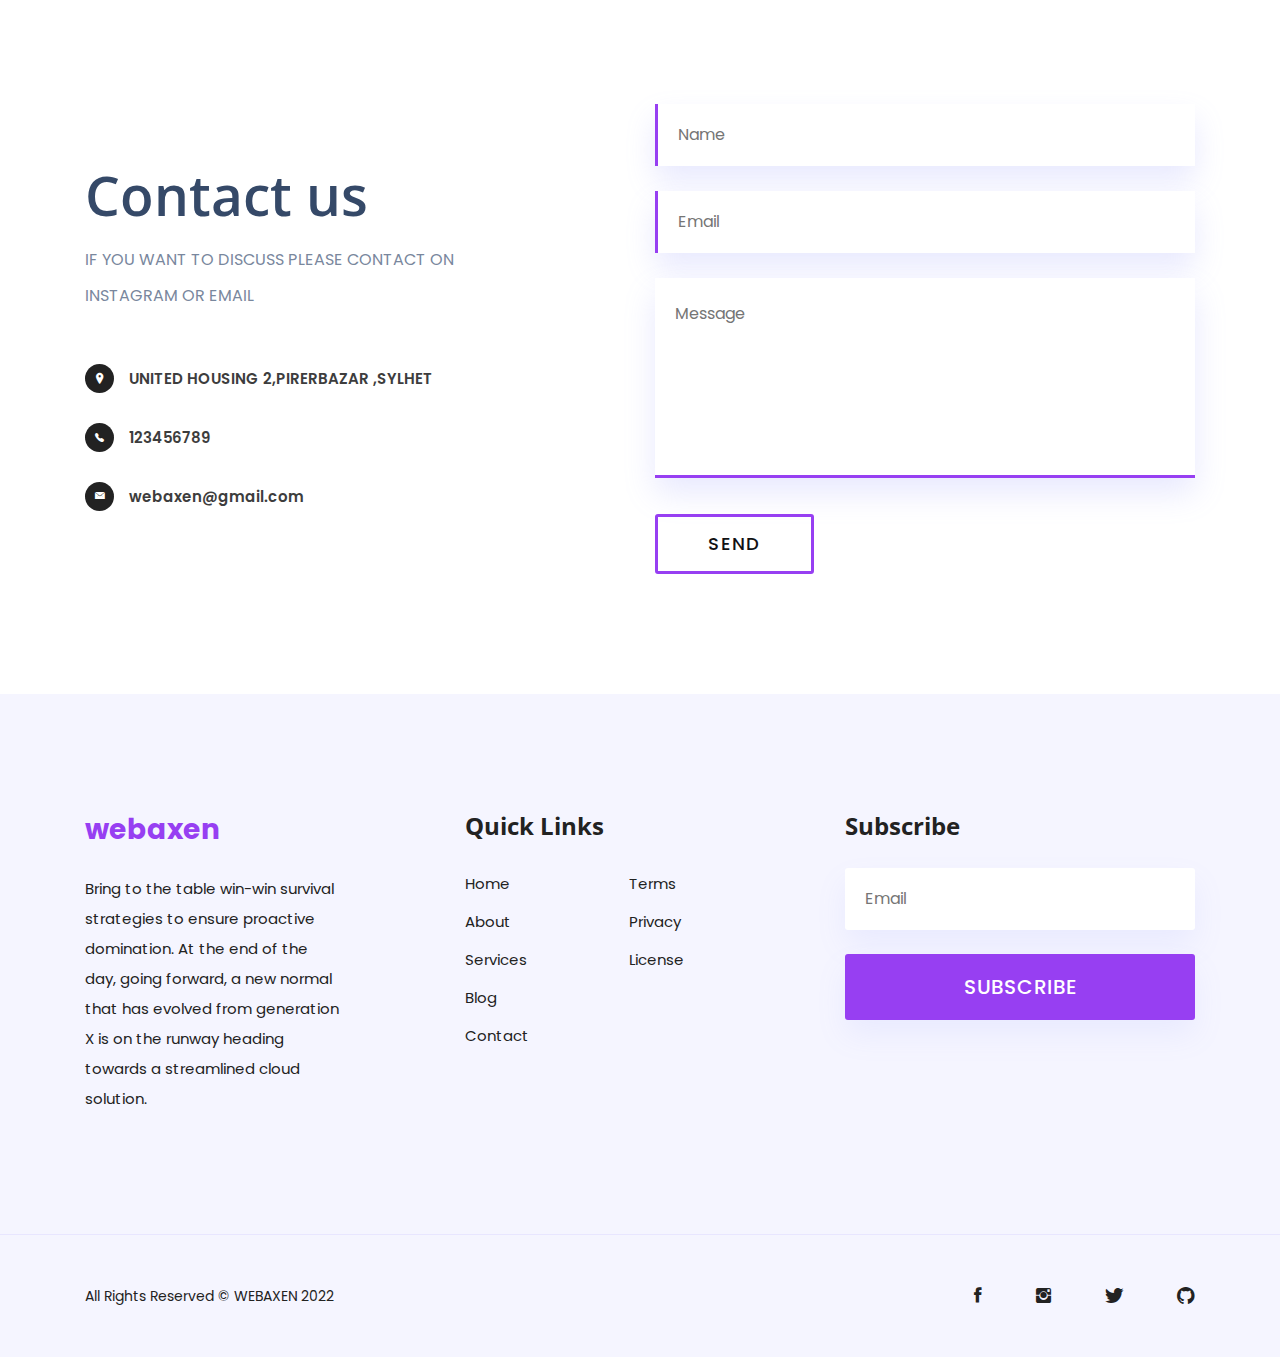
<file: faq.html>
<!DOCTYPE html>
<html lang="en">
<head>
	<meta charset="UTF-8">
	<meta name="viewport" content="width=device-width, initial-scale=1, shrink-to-fit=no">
	<title>Omex - Responsive HTML Agency Template</title>

	<link rel="shortcut icon" type="image/x-icon" href="images/favicon_1.png">

	<link rel="stylesheet" href="css/ionicons.min.css">
	<link rel="stylesheet" href="css/owl.carousel.min.css">
	<link rel="stylesheet" href="css/meanmenu.min.css">
	<link rel="stylesheet" href="css/magnific-popup.css">
	<link rel="stylesheet" href="css/bootstrap.min.css">
	<link rel="stylesheet" href="css/style.css">
	<link rel="stylesheet" href="css/responsive.css">
</head>
<body>
	<!-- Preloader -->
	<div class="preloader-wrapper">
		<div class="spinner"></div>
	</div>

	<!-- Header start -->
	<header id="header-area" class="page-header-area">
		<div class="container">
			<div class="row">
				<div class="col-lg-2">
					<div class="logo">
						<a href="index.html">
							webaxen
						</a>
					</div>
				</div>
				<div class="col-lg-7">
					<nav class="navigation text-right">
						<ul>
							<li><a href="index.html">Home</a></li>
							<li><a href="about.html">About</a></li>
							<li><a href="service.html">Service</a></li>
							<li><a href="#">Pages <i class="ion-ios-arrow-down"></i></a>
								<ul class="submenu">
									<li><a href="about.html">About</a></li>
									<li><a href="service.html">Services</a></li>
									<li><a href="contact.html">Contact</a></li>
									<li><a href="pricing.html">Pricing</a></li>
									<li><a href="faq.html">Faq</a></li>
								</ul>
							</li>
							<li><a href="#">Blog <i class="ion-ios-arrow-down"></i></a>
								<ul class="submenu">
									<li><a href="blog.html">Blog Right Sidebar</a></li>
									<li><a href="blog-left-sidebar.html">Blog Left Sidebar</a></li>
									<li><a href="single-blog.html">Single Right Sidebar</a></li>
									<li><a href="single-blog-left-sidebar.html">Single Left Sidebar</a></li>
								</ul>
							</li>
							<li><a href="contact.html">Contact</a></li>
						</ul>
					</nav>
					<div class="responsive-nav"></div>
				</div>
				<div class="col-lg-3 d-none d-lg-block">
					<div class="register-btn text-right">
						<a href="#" class="gradient-bg button">Sign Up</a>
						<a href="#" class="gradient-bg button">Sign In</a>
					</div>
				</div>
			</div>
		</div>
	</header>
	<!-- Header end -->

	<!-- HERO area start -->
	<section id="hero-area" class="page-hero-area gradient-overlay  d-flex justify-content-center align-items-center">
		<div class="container">
			<div class="row">
				<div class="col-lg-12">
					<div class="page-header-content">
						<h2>FAQ</h2>
						<ul>
							<li><a href="index.html">Home</a></li>
							<li><span><i class="ion-ios-arrow-right"></i></span></li>
							<li><span>Faq</span></li>
						</ul>
					</div>
				</div>
			</div>
		</div>
	</section>
	<!-- HERO area end -->

	<!-- MAIN area start -->
	<main>

		<!-- FAQ Start -->
		<section id="faq-area" class="p-t-105 p-b-120">
			<div class="container">
				<div class="row">
					<div class="col-lg-12">
						<div class="section-title text-center">
							<h2>FAQ</h2>
						</div>
					</div>
				</div>
				<div class="row">
					<div class="col-lg-6 m-b-30">
						<div class="single-faq">
							<h3>What after sale support do I get?</h3>
							<p>Capitalize on low hanging fruit to identify a ballpark value added activity to beta test. Override the digital divide with additional clickthroughs from DevOps.</p>
						</div>
						<div class="single-faq">
							<h3>Where can I get after sale support?</h3>
							<p>Capitalize on low hanging fruit to identify a ballpark value added activity to beta test. Override the digital divide with additional clickthroughs from DevOps.</p>
						</div>
						<div class="single-faq">
							<h3>Does this application have online community?</h3>
							<p>Capitalize on low hanging fruit to identify a ballpark value added activity to beta test. Override the digital divide with additional clickthroughs from DevOps.</p>
						</div>
					</div>
					<div class="col-lg-6">
						<div class="single-faq">
							<h3>Can I add my own shortcodes to this plugin?</h3>
							<p>Capitalize on low hanging fruit to identify a ballpark value added activity to beta test. Override the digital divide with additional clickthroughs from DevOps.</p>
						</div>
						<div class="single-faq">
							<h3>I am developer. Where can I get advanced information?</h3>
							<p>Capitalize on low hanging fruit to identify a ballpark value added activity to beta test. Override the digital divide with additional clickthroughs from DevOps.</p>
						</div>
						<div class="single-faq">
							<h3>Is there a way to test this plugin before I make a purchase?</h3>
							<p>Capitalize on low hanging fruit to identify a ballpark value added activity to beta test. Override the digital divide with additional clickthroughs from DevOps.</p>
						</div>
					</div>
				</div>
			</div>
		</section>
		<!-- FAQ End -->

		<!-- CONTACT start -->
		<section id="contact-area" class="p-tb-120">
			<div class="container">
				<div class="row align-items-center">
					<div class="col-lg-5 col-md-6">
						<div class="contact-left ">
							<h2>Contact us</h2>
							<p>IF YOU WANT TO DISCUSS PLEASE CONTACT ON INSTAGRAM OR EMAIL</p>
							<ul class="contact-info">
								<li>
									<i class="ion-ios-location"></i>
									<span class="contact-text">
										UNITED HOUSING 2,PIRERBAZAR ,SYLHET
									</span>
								</li>
								<li>
									<i class="ion-ios-telephone"></i>
									<span class="contact-text">
										123456789
									</span>
								</li>
								<li>
									<i class="ion-ios-email"></i>
									<span class="contact-text">
										webaxen@gmail.com
									</span>
								</li>
							</ul>
						</div>
					</div>
					<div class="col-lg-6 offset-lg-1 col-md-6">
						<div class="contact-form">
							<form action="#">
								<input type="text" placeholder="Name" required="required">
								<input type="email" placeholder="Email" required="required">
								<textarea name="message" id="message" placeholder="Message"></textarea>
								<input type="submit" value="send">
							</form>
						</div>
					</div>
				</div>
			</div>
		</section>
		<!-- CONTACT end -->

	</main>
	<!-- MAIN area end -->

	<!-- FOOTER start -->
	<footer id="footer-area">
		<div class="footer-content p-tb-120">
			<div class="container">
				<div class="row">
					<div class="col-lg-3 col-md-6">
						<div class="footer-about footer-widget">
							<div class="footer-logo">
								<a href="">webaxen</a>
							</div>
							<p>
								Bring to the table win-win survival strategies to ensure proactive domination. At the end of the day, going forward, a new normal that has evolved from generation X is on the runway heading towards a streamlined cloud solution.
							</p>
						</div>
					</div>
					<div class="col-lg-4 offset-lg-1 col-md-6">
						<div class="footer-widget">
							<h2>Quick links</h2>
							<div class="footer-link-wrap">
								<ul class="footer-link">
									<li><a href="#">Home</a></li>
									<li><a href="#">About</a></li>
									<li><a href="#">Services</a></li>
									<li><a href="#">Blog</a></li>
									<li><a href="#">Contact</a></li>
								</ul>
								<ul class="footer-link">
									<li><a href="#">Terms</a></li>
									<li><a href="#">Privacy</a></li>
									<li><a href="#">License</a></li>
								</ul>
							</div>
						</div>
					</div>
					<div class="col-lg-4 col-md-6">
						<div class="footer-widget footer-subscribe">
							<h2>Subscribe</h2>
							<form action="#">
								<input type="text" placeholder="Email" class="mb-4">
								<input type="submit" value="subscribe">
							</form>
						</div>
					</div>
				</div>
			</div>
		</div>
		<div class="copyright-area">
			<div class="container">
				<div class="row">
					<div class="col-lg-6 col-md-6 order-2 order-md-0 order-xl-0 order-lg-0">
						<div class="copyright-text">
							<p>All Rights Reserved &copy; <a href="#">webaxen</a> 2022</p>
						</div>
					</div>
					<div class="col-lg-6 col-md-6">
						<div class="copyright-social text-right">
							<ul>
								<li><a href="https://www.fiverr.com/webaxen?up_rollout=true"><i class="ion-social-facebook"></i></a></li>
								<li><a href="https://www.instagram.com/_fatemaarman/?hl=en"><i class="ion-social-instagram"></i></a></li>
								<li><a href="https://twitter.com/Fatemaarman"><i class="ion-social-twitter"></i></a></li>
								<li><a href="https://github.com/fatemaarman"><i class="ion-social-github"></i></a></li>
							</ul>
						</div>
					</div>
				</div>
			</div>
		</div>
	</footer>
	<!-- FOOTER end -->


	<script src="js/jquery-3.4.1.min.js"></script>
	<script src="js/jquery-migrate-1.4.1.min.js"></script>
	<script src="js/bootstrap.min.js"></script>
	<script src="js/jquery.waypoints.min.js"></script>
	<script src="js/jquery.counterup.min.js"></script>
	<script src="js/jquery.meanmenu.min.js"></script>
	<script src="js/jquery.magnific-popup.min.js"></script>
	<script src="js/jquery.scrollUp.min.js"></script>
	<script src="js/owl.carousel.min.js"></script>
	<script src="js/main.js"></script>
</body>
</html>
</file>
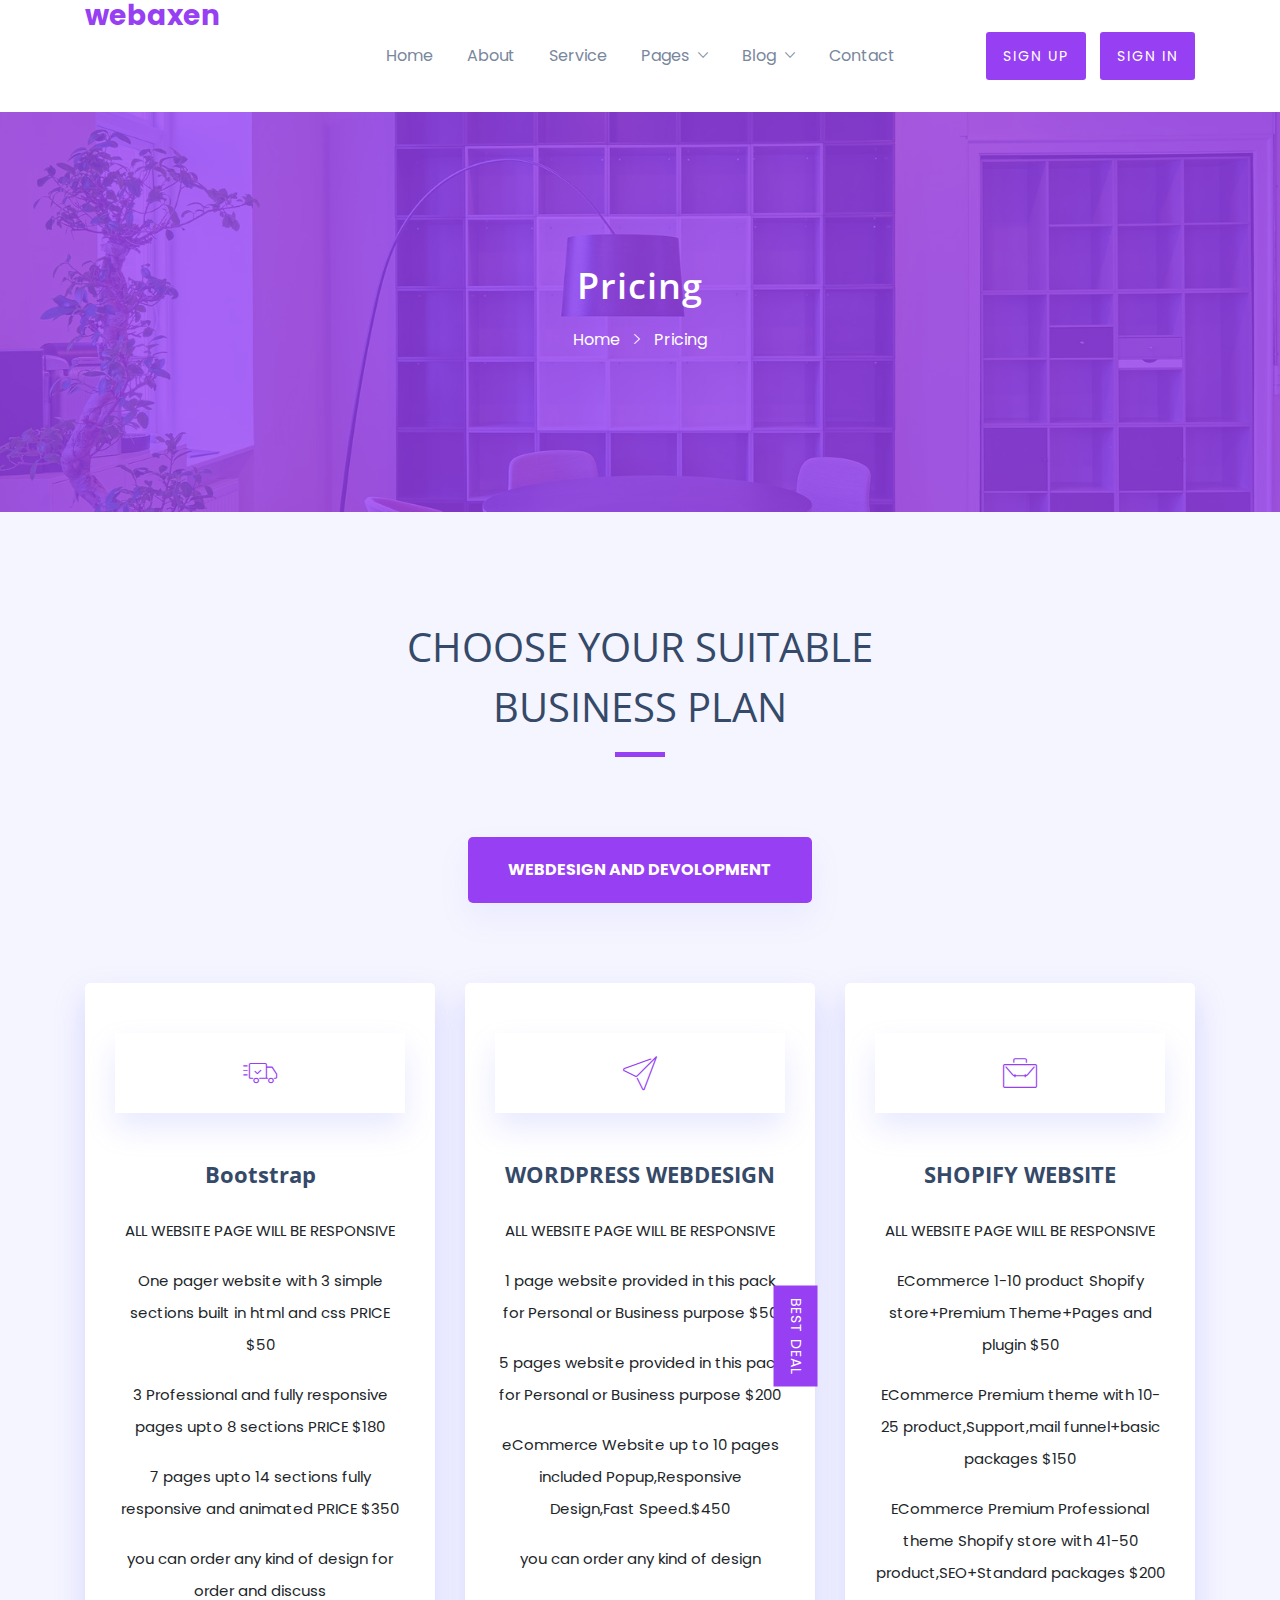
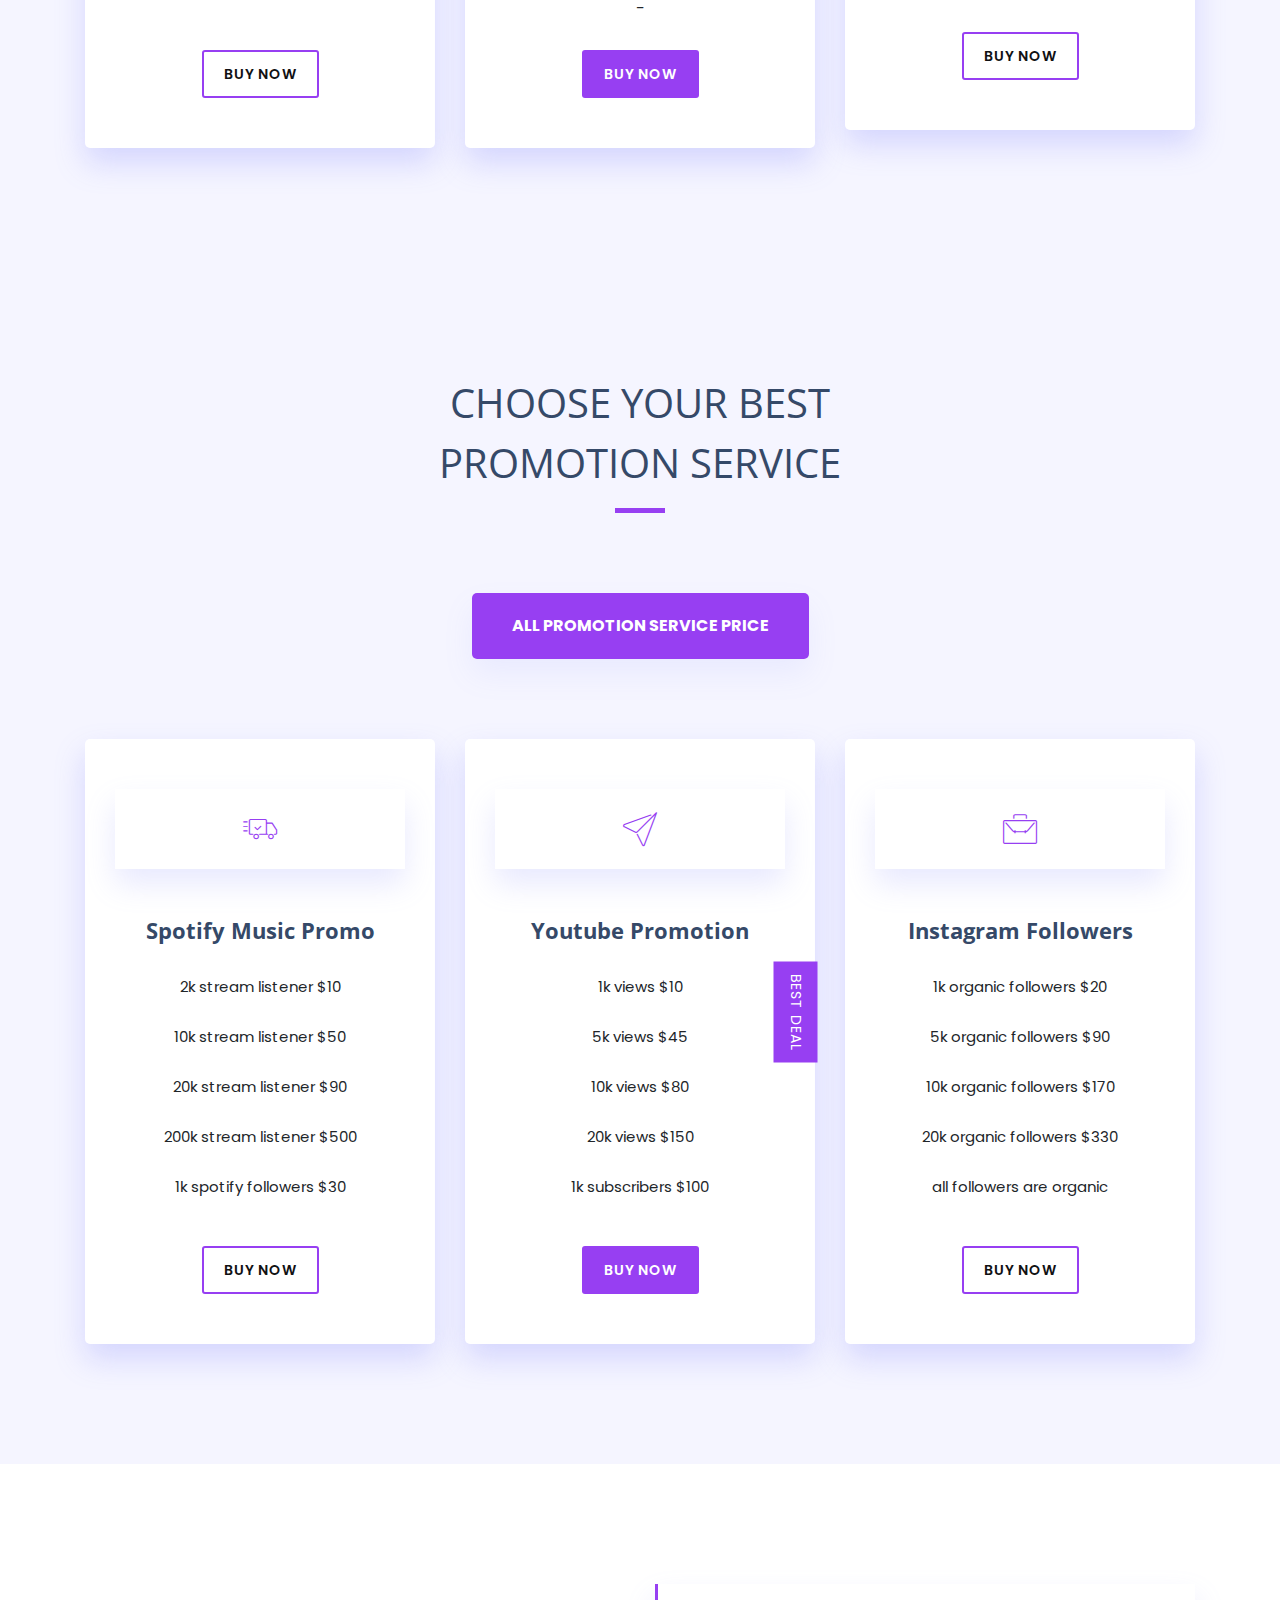
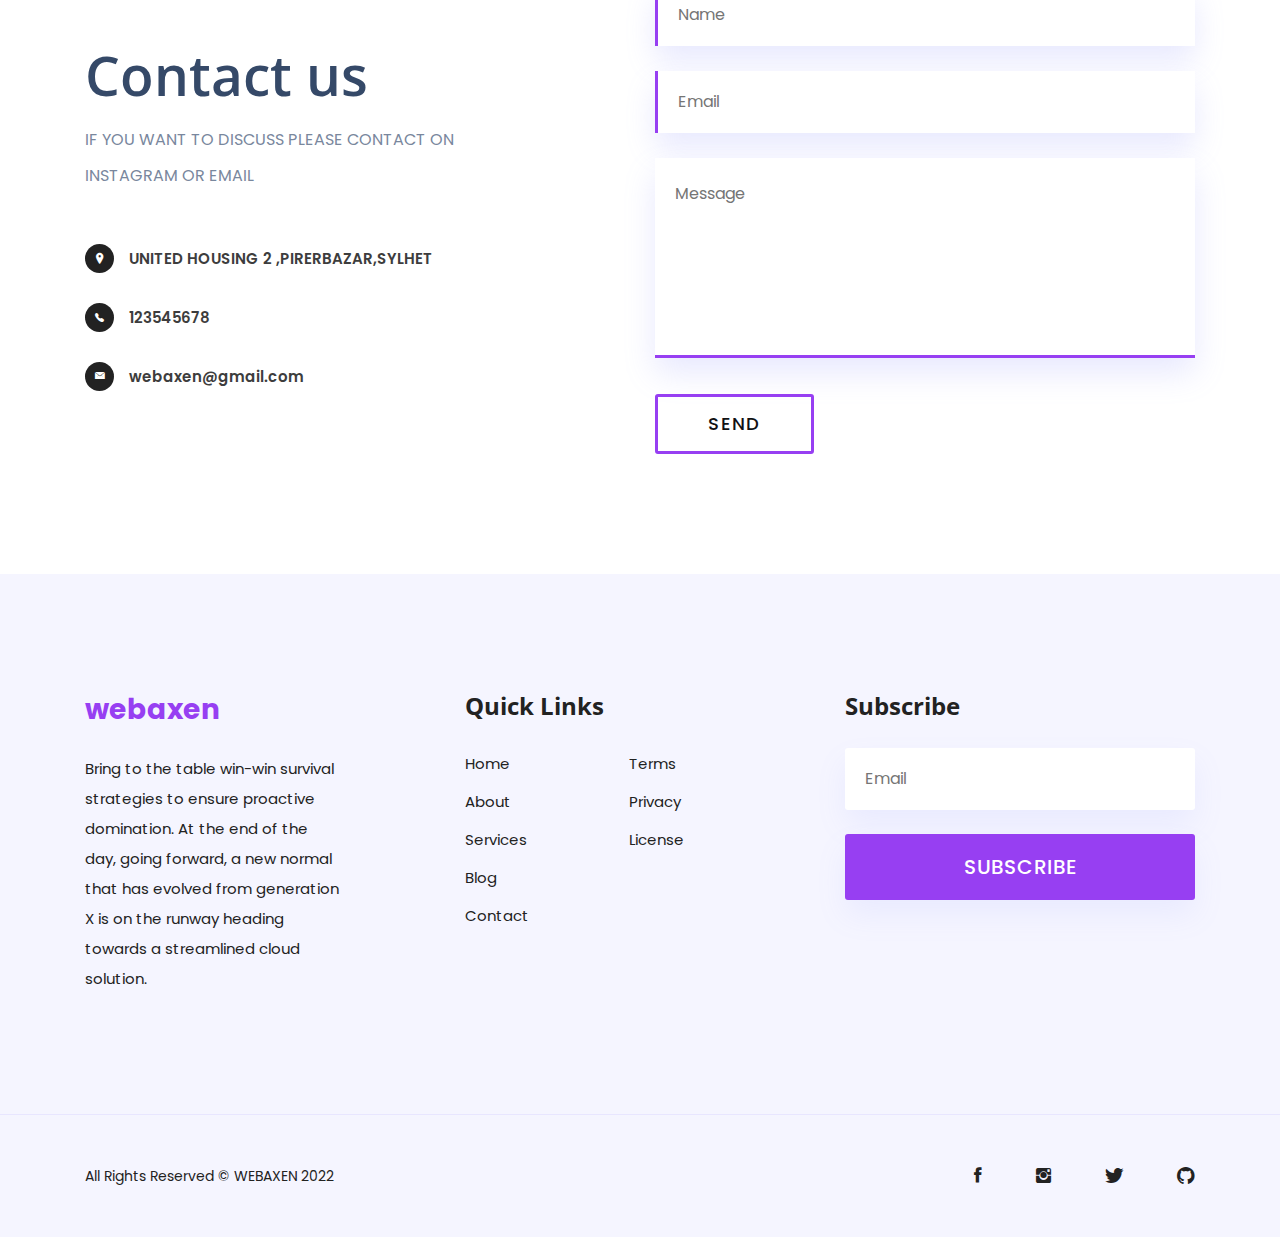
<file: pricing.html>
<!DOCTYPE html>
<html lang="en">
<head>
	<meta charset="UTF-8">
	<meta name="viewport" content="width=device-width, initial-scale=1, shrink-to-fit=no">
	<title>Omex - Responsive HTML Agency Template</title>

	<link rel="shortcut icon" type="image/x-icon" href="images/favicon_1.png">

	<link rel="stylesheet" href="css/ionicons.min.css">
	<link rel="stylesheet" href="css/mobirise.css">
	<link rel="stylesheet" href="css/meanmenu.min.css">
	<link rel="stylesheet" href="css/owl.carousel.min.css">
	<link rel="stylesheet" href="css/magnific-popup.css">
	<link rel="stylesheet" href="css/bootstrap.min.css">
	<link rel="stylesheet" href="css/style.css">
	<link rel="stylesheet" href="css/responsive.css">
</head>
<body>

	<!-- Preloader -->
	<div class="preloader-wrapper">
		<div class="spinner"></div>
	</div>

	<!-- Header start -->
	<header id="header-area" class="page-header-area">
		<div class="container">
			<div class="row">
				<div class="col-lg-2">
					<div class="logo">
						<a href="index.html">
							webaxen
						</a>
					</div>
				</div>
				<div class="col-lg-7">
					<nav class="navigation text-right">
						<ul>
							<li><a href="index.html">Home</a></li>
							<li><a href="about.html">About</a></li>
							<li><a href="service.html">Service</a></li>
							<li><a href="#">Pages <i class="ion-ios-arrow-down"></i></a>
								<ul class="submenu">
									<li><a href="about.html">About</a></li>
									<li><a href="service.html">Services</a></li>
									<li><a href="contact.html">Contact</a></li>
									<li><a href="pricing.html">Pricing</a></li>
									<li><a href="faq.html">Faq</a></li>
								</ul>
							</li>
							<li><a href="#">Blog <i class="ion-ios-arrow-down"></i></a>
								<ul class="submenu">
									<li><a href="blog.html">Blog Right Sidebar</a></li>
									<li><a href="blog-left-sidebar.html">Blog Left Sidebar</a></li>
									<li><a href="single-blog.html">Single Right Sidebar</a></li>
									<li><a href="single-blog-left-sidebar.html">Single Left Sidebar</a></li>
								</ul>
							</li>
							<li><a href="contact.html">Contact</a></li>
						</ul>
					</nav>
					<div class="responsive-nav"></div>
				</div>
				<div class="col-lg-3 d-none d-lg-block">
					<div class="register-btn text-right">
						<a href="#" class="gradient-bg button">Sign Up</a>
						<a href="#" class="gradient-bg button">Sign In</a>
					</div>
				</div>
			</div>
		</div>
	</header>
	<!-- Header end -->

	<!-- HERO area start -->
	<section id="hero-area" class="page-hero-area gradient-overlay  d-flex justify-content-center align-items-center">
		<div class="container">
			<div class="row">
				<div class="col-lg-12">
					<div class="page-header-content">
						<h2>Pricing</h2>
						<ul>
							<li><a href="index.html">Home</a></li>
							<li><span><i class="ion-ios-arrow-right"></i></span></li>
							<li><span>Pricing</span></li>
						</ul>
					</div>
				</div>
			</div>
		</div>
	</section>
	<!-- HERO area end -->

	<!-- MAIN area start -->
	<main>
		<!-- PRICING start -->
		<section id="pricing-area" class="p-t-105 p-b-120">
			<div class="container">
				<div class="row">
					<div class="col-lg-12 text-center">
						<div class="section-title">
							<h2>Choose your suitable <br>business plan</h2>
						</div>
					</div>
				</div>
				<div class="row">
					<div class="col-lg-6 offset-lg-3 text-center">
						<div class="pricing-option">
							<ul>
								<li class="month current"><a href="#"> WEBDESIGN AND DEVOLOPMENT</a></li><li class="year">
							</ul>
						</div>
					</div>
				</div>
				<div class="row">
					<div class="col-lg-4 col-md-6">
						<div class="single-price personal-year-price personal-month-price">
							<span class="price-icon mbri-delivery"></span>
							<h3>bootstrap</h3>
							<h1>
								<!-- <span class="price">$69</span>
								<span>/</span> -->
								<!-- <span class="price-type">monthly</span> -->
							</h1>
							<ul>
								<li> ALL WEBSITE PAGE WILL BE RESPONSIVE</li>
								<li>One pager website with 3 simple sections built in html and css PRICE  $50</li>
								<li>3 Professional and fully responsive pages upto 8 sections PRICE $180</li>
								<li>7 pages upto 14 sections fully responsive and animated PRICE $350</li>
								<li> you can order any kind of design for order and discuss</li>
								
								<!-- <li> PLEASE CONTACT IN INSTAGRAM</li>  -->
							
							</ul>
							<a class="price-btn" href="#">buy now</a>
						</div>
					</div>
					<div class="col-lg-4 col-md-6">
						<div class="single-price developer-year-price developer-month-price current-price">
							<span class="price-offer">Best deal</span>
							<span class="price-icon mbri-paper-plane"></span>
							<h3>WORDPRESS WEBDESIGN</h3>
							<h1>
								<!-- <span class="price">$119</span>
								<span>/</span>
								<span class="price-type">monthly</span> -->
							</h1>
							<ul>
								<li> ALL WEBSITE PAGE WILL BE RESPONSIVE</li>
								<li>1 page website  provided in this pack for Personal or Business purpose $50</li>
								<li>5 pages website  provided in this pack for Personal or Business purpose $200</li>
								<li>eCommerce Website up to 10 pages included Popup,Responsive Design,Fast Speed.$450</li>
								 <li> you can order any kind of design</li> -

								<!-- <li> FOR ORDER AND DISCUSS</li>
								<li> PLEASE CONTACT IN INSTAGRAM</li> -->
							</ul>
							<a class="price-btn gradient-bg" href="#">buy now</a>
						</div>
					</div>
					<div class="col-lg-4 col-md-6">
						<div class="single-price business-year-price business-month-price">
							<span class="price-icon mbri-briefcase"></span>
							<h3>SHOPIFY WEBSITE</h3>
							<!-- <h1>
								<span class="price">$299</span>
								<span>/</span>
								<span class="price-type">monthly</span>
							</h1> -->
							<ul>
								<li> ALL WEBSITE PAGE WILL BE RESPONSIVE</li>
								<li>ECommerce  1-10  product Shopify store+Premium Theme+Pages and plugin $50</li>
								<li>ECommerce Premium theme with 10-25 product,Support,mail funnel+basic packages $150</li>
								<li>ECommerce Premium Professional theme Shopify store with 41-50 product,SEO+Standard packages $200</li>
								<!-- <li> YOU CAN ORDER ANY KIND OF DESIGN</li>
							
								<li> FOR ORDER AND DISCUSS</li>
								<li> PLEASE CONTACT IN INSTAGRAM</li> -->
								
							</ul>
							<a class="price-btn" href="#">buy now</a>
						</div>
					</div>
				</div>
			</div>
		</section>
		<!-- PRICING end -->

		<!-- PRICING start -->
		<section id="pricing-area" class="p-t-105 p-b-120">
			<div class="container">
				<div class="row">
					<div class="col-lg-12 text-center">
						<div class="section-title">
							<h2>Choose your best <br>promotion service</h2>
						</div>
					</div>
				</div>
				<div class="row">
					<div class="col-lg-6 offset-lg-3 text-center">
						<div class="pricing-option">
							<ul>
								<li class="month current"><a href="#">ALL PROMOTION SERVICE PRICE</a></li>
							</ul>
						</div>
					</div>
				</div>
				<!-- 11111 -->
				<div class="row">
					<div class="col-lg-4 col-md-6">
						<div class="single-price personal-year-price personal-month-price">
							<span class="price-icon mbri-delivery"></span>
							<h3>Spotify music promo</h3>
							<h1>
								<!-- <span class="price">2k stream listener $10</span> -->
								<!-- <span>/</span>
								<span class="price-type">monthly</span> -->
							</h1>
							<ul>
								<li> 2k stream listener $10</li>
								<li> 10k stream listener $50</li>
								<li>20k stream listener $90</li>
								<li>200k stream listener $500</li>
								<li> 1k spotify followers $30</li>
							</ul>
							<a class="price-btn" href="#">buy now</a>
						</div>
					</div>
					<div class="col-lg-4 col-md-6">
						<div class="single-price developer-year-price developer-month-price current-price">
							<span class="price-offer">Best deal</span>
							<span class="price-icon mbri-paper-plane"></span>
							<h3>youtube promotion</h3>
							<h1>
								<!-- <span class="price">$119</span> -->
								<!-- <span>/</span>
								<span class="price-type">monthly</span> -->
							</h1>
							<ul>
								<li> 1k views $10</li>
								<li>5k views $45</li>
								<li>10k views $80</li>
								<li>20k views $150</li>
								<li>1k subscribers  $100</li>
							</ul>
							<a class="price-btn gradient-bg" href="#">buy now</a>
						</div>
					</div>
					<div class="col-lg-4 col-md-6">
						<div class="single-price business-year-price business-month-price">
							<span class="price-icon mbri-briefcase"></span>
							<h3>instagram followers</h3>
							<h1>
								<!-- <span class="price">$299</span>
								<span>/</span>
								<span class="price-type">monthly</span> -->
							</h1>
							<ul>
								<li>1k organic followers $20</li>
								<li>5k organic followers $90</li>
								<li>10k organic followers $170</li>
								<li>20k organic followers $330</li>
								<li>all followers are organic</li>
							</ul>
							<a class="price-btn" href="#">buy now</a>
						</div>
					</div>
				</div>
			</div>
			<!-- 111122222 -->
			
		</section>
		

		<!-- CONTACT start -->
		<section id="contact-area" class="p-tb-120">
			<div class="container">
				<div class="row align-items-center">
					<div class="col-lg-5 col-md-6">
						<div class="contact-left ">
							<h2>Contact us</h2>
							<p>IF YOU WANT TO DISCUSS PLEASE CONTACT ON INSTAGRAM OR EMAIL</p>
							<ul class="contact-info">
								<li>
									<i class="ion-ios-location"></i>
									<span class="contact-text">
										UNITED HOUSING 2 ,PIRERBAZAR,SYLHET
									</span>
								</li>
								<li>
									<i class="ion-ios-telephone"></i>
									<span class="contact-text">
										123545678
									</span>
								</li>
								<li>
									<i class="ion-ios-email"></i>
									<span class="contact-text">
										webaxen@gmail.com
									</span>
								</li>
							</ul>
						</div>
					</div>
					<div class="col-lg-6 offset-lg-1 col-md-6">
						<div class="contact-form">
							<form action="#">
								<input type="text" placeholder="Name" required="required">
								<input type="email" placeholder="Email" required="required">
								<textarea name="message" id="message" placeholder="Message"></textarea>
								<input type="submit" value="send">
							</form>
						</div>
					</div>
				</div>
			</div>
		</section>
		<!-- CONTACT end -->

	</main>
	<!-- MAIN area end -->

	<!-- FOOTER start -->
	<footer id="footer-area">
		<div class="footer-content p-tb-120">
			<div class="container">
				<div class="row">
					<div class="col-lg-3 col-md-6">
						<div class="footer-about footer-widget">
							<div class="footer-logo">
								<a href="">webaxen</a>
							</div>
							<p>
								Bring to the table win-win survival strategies to ensure proactive domination. At the end of the day, going forward, a new normal that has evolved from generation X is on the runway heading towards a streamlined cloud solution.
							</p>
						</div>
					</div>
					<div class="col-lg-4 offset-lg-1 col-md-6">
						<div class="footer-widget">
							<h2>Quick links</h2>
							<div class="footer-link-wrap">
								<ul class="footer-link">
									<li><a href="#">Home</a></li>
									<li><a href="#">About</a></li>
									<li><a href="#">Services</a></li>
									<li><a href="#">Blog</a></li>
									<li><a href="#">Contact</a></li>
								</ul>
								<ul class="footer-link">
									<li><a href="#">Terms</a></li>
									<li><a href="#">Privacy</a></li>
									<li><a href="#">License</a></li>
								</ul>
							</div>
						</div>
					</div>
					<div class="col-lg-4 col-md-6">
						<div class="footer-widget footer-subscribe">
							<h2>Subscribe</h2>
							<form action="#">
								<input type="text" placeholder="Email" class="mb-4">
								<input type="submit" value="subscribe">
							</form>
						</div>
					</div>
				</div>
			</div>
		</div>
		<div class="copyright-area">
			<div class="container">
				<div class="row">
					<div class="col-lg-6 col-md-6 order-2 order-md-0 order-xl-0 order-lg-0">
						<div class="copyright-text">
							<p>All Rights Reserved &copy; <a href="#">webaxen</a> 2022</p>
						</div>
					</div>
					<div class="col-lg-6 col-md-6">
						<div class="copyright-social text-right">
							<ul>
								<li><a href="https://www.fiverr.com/webaxen?up_rollout=true"><i class="ion-social-facebook"></i></a></li>
								<li><a href="https://www.instagram.com/_fatemaarman/?hl=en"><i class="ion-social-instagram"></i></a></li>
								<li><a href="https://twitter.com/Fatemaarman"><i class="ion-social-twitter"></i></a></li>
								<li><a href="https://github.com/fatemaarman"><i class="ion-social-github"></i></a></li>
							</ul>
						</div>
					</div>
				</div>
			</div>
		</div>
	</footer>
	<!-- FOOTER end -->


	<script src="js/jquery-3.4.1.min.js"></script>
	<script src="js/jquery-migrate-1.4.1.min.js"></script>
	<script src="js/bootstrap.min.js"></script>
	<script src="js/jquery.waypoints.min.js"></script>
	<script src="js/jquery.counterup.min.js"></script>
	<script src="js/jquery.magnific-popup.min.js"></script>
	<script src="js/jquery.scrollUp.min.js"></script>
	<script src="js/jquery.meanmenu.min.js"></script>
	<script src="js/popper.min.js"></script>
	<script src="js/owl.carousel.min.js"></script>
	<script src="js/main.js"></script>
</body>
</html>
</file>
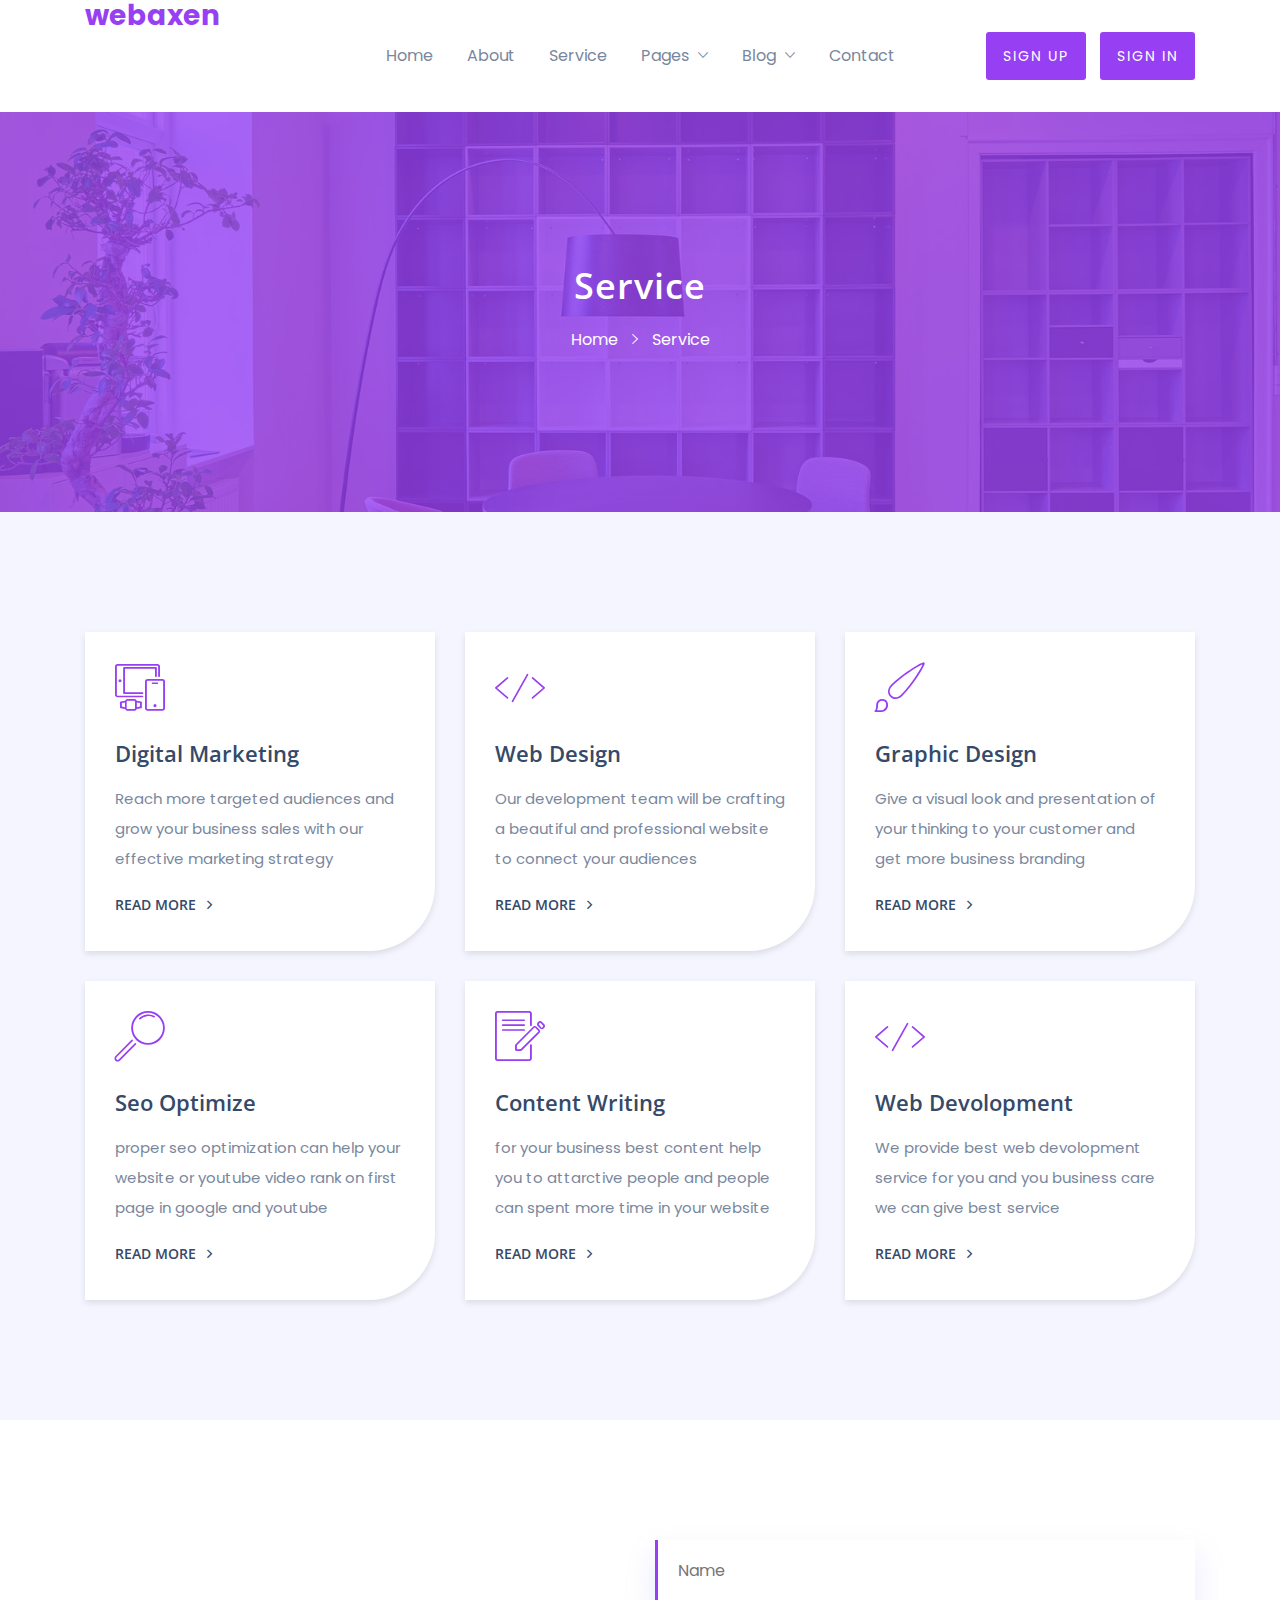
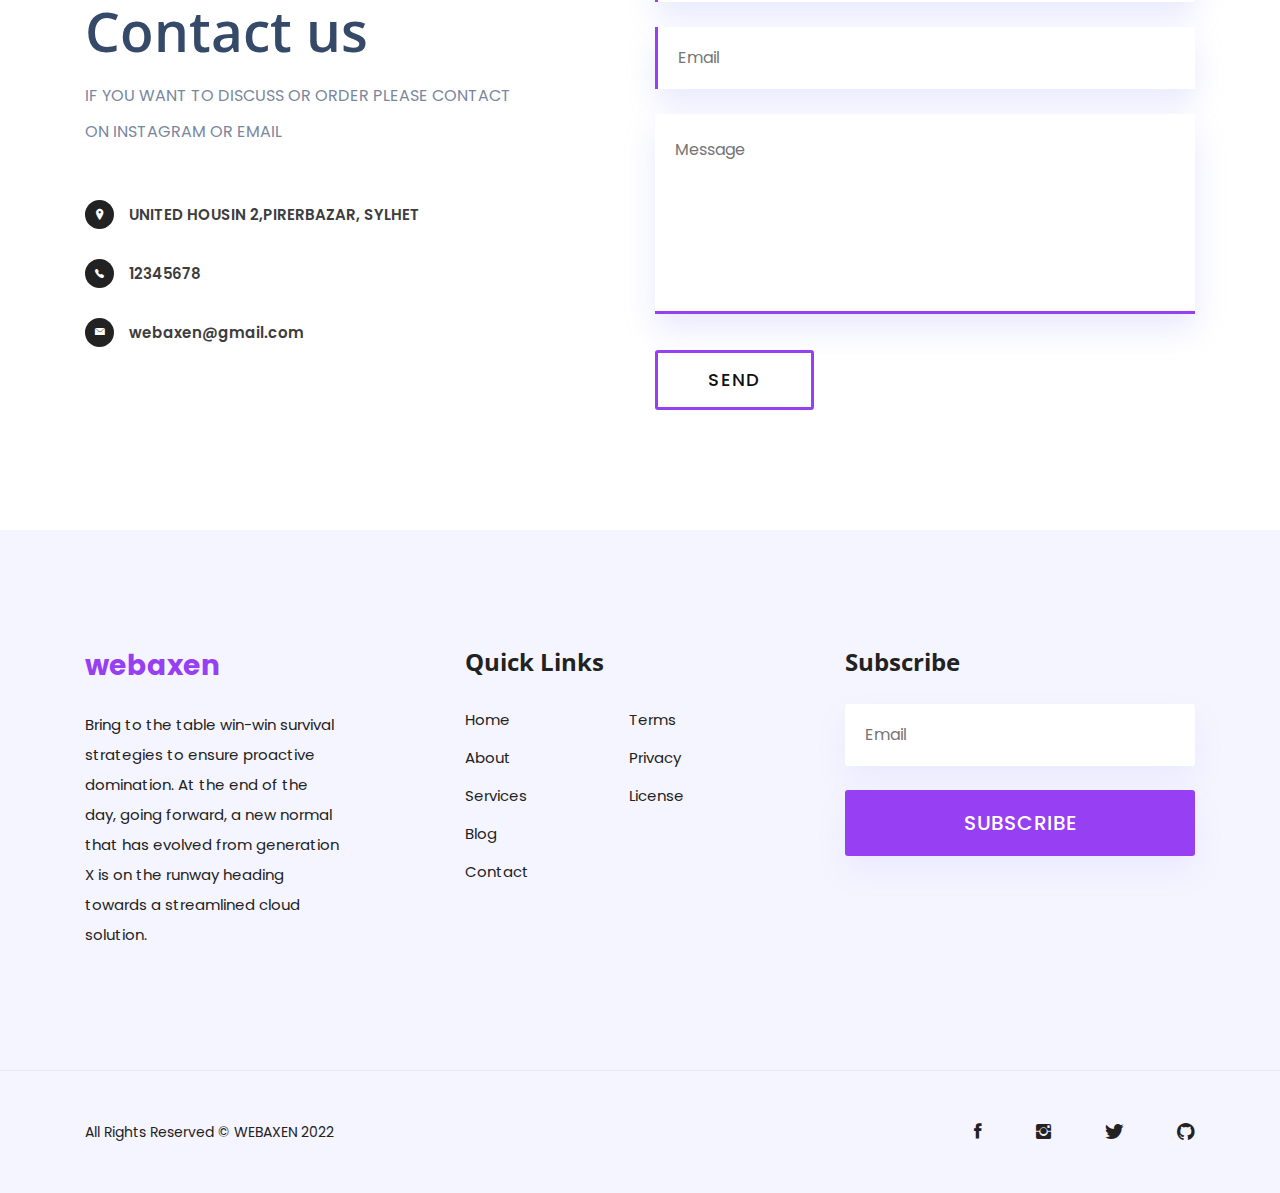
<file: service.html>
<!DOCTYPE html>
<html lang="en">
<head>
	<meta charset="UTF-8">
	<meta name="viewport" content="width=device-width, initial-scale=1, shrink-to-fit=no">
	<title>Omex - Responsive HTML Agency Template</title>

	<link rel="shortcut icon" type="image/x-icon" href="images/favicon_1.png">

	<link rel="stylesheet" href="css/ionicons.min.css">
	<link rel="stylesheet" href="css/mobirise.css">
	<link rel="stylesheet" href="css/meanmenu.min.css">
	<link rel="stylesheet" href="css/owl.carousel.min.css">
	<link rel="stylesheet" href="css/magnific-popup.css">
	<link rel="stylesheet" href="css/bootstrap.min.css">
	<link rel="stylesheet" href="css/style.css">
	<link rel="stylesheet" href="css/responsive.css">
</head>
<body>

	<!-- Preloader -->
	<div class="preloader-wrapper">
		<div class="spinner"></div>
	</div>

	<!-- Header start -->
	<header id="header-area" class="page-header-area">
		<div class="container">
			<div class="row">
				<div class="col-lg-2">
					<div class="logo">
						<a href="index.html">
							webaxen
						</a>
					</div>
				</div>
				<div class="col-lg-7">
					<nav class="navigation text-right">
						<ul>
							<li><a href="index.html">Home</a></li>
							<li><a href="about.html">About</a></li>
							<li><a href="service.html">Service</a></li>
							<li><a href="#">Pages <i class="ion-ios-arrow-down"></i></a>
								<ul class="submenu">
									<li><a href="about.html">About</a></li>
									<li><a href="service.html">Services</a></li>
									<li><a href="contact.html">Contact</a></li>
									<li><a href="pricing.html">Pricing</a></li>
									<li><a href="faq.html">Faq</a></li>
								</ul>
							</li>
							<li><a href="#">Blog <i class="ion-ios-arrow-down"></i></a>
								<ul class="submenu">
									<li><a href="blog.html">Blog Right Sidebar</a></li>
									<li><a href="blog-left-sidebar.html">Blog Left Sidebar</a></li>
									<li><a href="single-blog.html">Single Right Sidebar</a></li>
									<li><a href="single-blog-left-sidebar.html">Single Left Sidebar</a></li>
								</ul>
							</li>
							<li><a href="contact.html">Contact</a></li>
						</ul>
					</nav>
					<div class="responsive-nav"></div>
				</div>
				<div class="col-lg-3 d-none d-lg-block">
					<div class="register-btn text-right">
						<a href="#" class="gradient-bg button">Sign Up</a>
						<a href="#" class="gradient-bg button">Sign In</a>
					</div>
				</div>
			</div>
		</div>
	</header>
	<!-- Header end -->

	<!-- HERO area start -->
	<section id="hero-area" class="page-hero-area gradient-overlay  d-flex justify-content-center align-items-center">
		<div class="container">
			<div class="row">
				<div class="col-lg-12">
					<div class="page-header-content">
						<h2>Service</h2>
						<ul>
							<li><a href="index.html">Home</a></li>
							<li><span><i class="ion-ios-arrow-right"></i></span></li>
							<li><span>Service</span></li>
						</ul>
					</div>
				</div>
			</div>
		</div>
	</section>
	<!-- HERO area end -->

	<!-- MAIN area start -->
	<main>
		<!-- FEATURES start -->
		<section id="features-area" class="p-t-120 p-b-90">
			<div class="container">
				<div class="row">
					<div class="col-lg-4 col-md-6">
						<div class="single-features">
							<span class="mbri-devices"></span>
							<h3>Digital Marketing</h3>
							<p>Reach more targeted audiences and grow your business sales with our effective marketing strategy</p>
							<a href="#">Read more <i class="ion-ios-arrow-forward"></i></a>
						</div>
					</div>
					<div class="col-lg-4 col-md-6">
						<div class="single-features">
							<span class="mbri-code"></span>
							
							<h3>Web Design
							</h3>
							
							<p>Our development team will be crafting a beautiful and professional website to connect your audiences</p>
							<a href="#">Read more <i class="ion-ios-arrow-forward"></i></a>
						</div>
					</div>
					<div class="col-lg-4 col-md-6">
						<div class="single-features">
							<span class="mbri-change-style"></span>
							<!-- <span class="mbri-browse"></span> -->
							<h3>Graphic Design</h3>
							
							<p>Give a visual look and presentation of your thinking to your customer and get more business branding</p>
							<a href="#">Read more <i class="ion-ios-arrow-forward"></i></a>
						</div>
					</div>
					<div class="col-lg-4 col-md-6">
						<div class="single-features">
							<span class="mbri-search"></span>
							<h3>Seo Optimize</h3>
							<p>proper seo optimization can help your website or youtube video rank on first page in google and youtube</p>
							<a href="#">Read more <i class="ion-ios-arrow-forward"></i></a>
						</div>
					</div>
					<div class="col-lg-4 col-md-6">
						<div class="single-features">
							<span class="mbri-edit"></span>
							<h3>Content Writing</h3>
							<p>for your business best content help you to attarctive people and people can spent more time in your website</p>
							<a href="#">Read more <i class="ion-ios-arrow-forward"></i></a>
						</div>
					</div>
					<div class="col-lg-4 col-md-6">
						<div class="single-features">
							<span class="mbri-code"></span>
							
							<h3> Web Devolopment</h3>
							<p> We provide best web devolopment service for you and you business care we can give best service</p>
							<a href="#">Read more <i class="ion-ios-arrow-forward"></i></a>
						</div>
					</div>
				</div>
			</div>
		</section>
		<!-- CONTENT end -->

		<!-- CONTACT start -->
		<section id="contact-area" class="p-tb-120">
			<div class="container">
				<div class="row align-items-center">
					<div class="col-lg-5 col-md-6">
						<div class="contact-left ">
							<h2>Contact us</h2>
							<p>IF YOU WANT TO DISCUSS OR ORDER PLEASE CONTACT ON INSTAGRAM OR EMAIL</p>
							<ul class="contact-info">
								<li>
									<i class="ion-ios-location"></i>
									<span class="contact-text">
										UNITED HOUSIN 2,PIRERBAZAR, SYLHET
									</span>
								</li>
								<li>
									<i class="ion-ios-telephone"></i>
									<span class="contact-text">
										12345678
									</span>
								</li>
								<li>
									<i class="ion-ios-email"></i>
									<span class="contact-text">
										webaxen@gmail.com
									</span>
								</li>
							</ul>
						</div>
					</div>
					<div class="col-lg-6 offset-lg-1 col-md-6">
						<div class="contact-form">
							<form action="#">
								<input type="text" placeholder="Name" required="required">
								<input type="email" placeholder="Email" required="required">
								<textarea name="message" id="message" placeholder="Message"></textarea>
								<input type="submit" value="send">
							</form>
						</div>
					</div>
				</div>
			</div>
		</section>
		<!-- CONTACT end -->

	</main>
	<!-- MAIN area end -->

	<!-- FOOTER start -->
	<footer id="footer-area">
		<div class="footer-content p-tb-120">
			<div class="container">
				<div class="row">
					<div class="col-lg-3 col-md-6">
						<div class="footer-about footer-widget">
							<div class="footer-logo">
								<a href="">webaxen</a>
							</div>
							<p>
								Bring to the table win-win survival strategies to ensure proactive domination. At the end of the day, going forward, a new normal that has evolved from generation X is on the runway heading towards a streamlined cloud solution.
							</p>
						</div>
					</div>
					<div class="col-lg-4 offset-lg-1 col-md-6">
						<div class="footer-widget">
							<h2>Quick links</h2>
							<div class="footer-link-wrap">
								<ul class="footer-link">
									<li><a href="#">Home</a></li>
									<li><a href="#">About</a></li>
									<li><a href="#">Services</a></li>
									<li><a href="#">Blog</a></li>
									<li><a href="#">Contact</a></li>
								</ul>
								<ul class="footer-link">
									<li><a href="#">Terms</a></li>
									<li><a href="#">Privacy</a></li>
									<li><a href="#">License</a></li>
								</ul>
							</div>
						</div>
					</div>
					<div class="col-lg-4 col-md-6">
						<div class="footer-widget footer-subscribe">
							<h2>Subscribe</h2>
							<form action="#">
								<input type="text" placeholder="Email" class="mb-4">
								<input type="submit" value="subscribe">
							</form>
						</div>
					</div>
				</div>
			</div>
		</div>
		<div class="copyright-area">
			<div class="container">
				<div class="row">
					<div class="col-lg-6 col-md-6 order-2 order-md-0 order-xl-0 order-lg-0">
						<div class="copyright-text">
							<p>All Rights Reserved &copy; <a href="#">webaxen</a> 2022</p>
						</div>
					</div>
					<div class="col-lg-6 col-md-6">
						<div class="copyright-social text-right">
							<ul>
								<li><a href="https://www.fiverr.com/webaxen?up_rollout=true"><i class="ion-social-facebook"></i></a></li>
								<li><a href="https://www.instagram.com/_fatemaarman/?hl=en"><i class="ion-social-instagram"></i></a></li>
								<li><a href="https://twitter.com/Fatemaarman"><i class="ion-social-twitter"></i></a></li>
								<li><a href="https://github.com/fatemaarman"><i class="ion-social-github"></i></a></li>
							</ul>
						</div>
					</div>
				</div>
			</div>
		</div>
	</footer>
	<!-- FOOTER end -->


	<script src="js/jquery-3.4.1.min.js"></script>
	<script src="js/jquery-migrate-1.4.1.min.js"></script>
	<script src="js/bootstrap.min.js"></script>
	<script src="js/jquery.waypoints.min.js"></script>
	<script src="js/jquery.counterup.min.js"></script>
	<script src="js/jquery.magnific-popup.min.js"></script>
	<script src="js/jquery.scrollUp.min.js"></script>
	<script src="js/jquery.meanmenu.min.js"></script>
	<script src="js/popper.min.js"></script>
	<script src="js/owl.carousel.min.js"></script>
	<script src="js/main.js"></script>
</body>
</html>
</file>
<file: css/mobirise.css>
@font-face {
  font-family: 'MobiriseIcons';
  src:  url('../fonts/mobirise.eot?5dqoim');
  src:  url('../fonts/mobirise.eot?5dqoim#iefix') format('embedded-opentype'),
    url('../fonts/mobirise.ttf?5dqoim') format('truetype'),
    url('../fonts/mobirise.woff?5dqoim') format('woff'),
    url('../fonts/mobirise.svg?5dqoim#MobiriseIcons') format('svg');
  font-weight: normal;
  font-style: normal;
}

[class^="mbri-"], [class*=" mbri-"] {
  /* use !important to prevent issues with browser extensions that change fonts */
  font-family: 'MobiriseIcons' !important;
  speak: none;
  font-style: normal;
  font-weight: normal;
  font-variant: normal;
  text-transform: none;
  line-height: 1;

  /* Better Font Rendering =========== */
  -webkit-font-smoothing: antialiased;
  -moz-osx-font-smoothing: grayscale;
}

.mbri-add-submenu:before {
  content: "\e900";
}
.mbri-alert:before {
  content: "\e901";
}
.mbri-align-center:before {
  content: "\e902";
}
.mbri-align-justify:before {
  content: "\e903";
}
.mbri-align-left:before {
  content: "\e904";
}
.mbri-align-right:before {
  content: "\e905";
}
.mbri-android:before {
  content: "\e906";
}
.mbri-apple:before {
  content: "\e907";
}
.mbri-arrow-down:before {
  content: "\e908";
}
.mbri-arrow-next:before {
  content: "\e909";
}
.mbri-arrow-prev:before {
  content: "\e90a";
}
.mbri-arrow-up:before {
  content: "\e90b";
}
.mbri-bold:before {
  content: "\e90c";
}
.mbri-bookmark:before {
  content: "\e90d";
}
.mbri-bootstrap:before {
  content: "\e90e";
}
.mbri-briefcase:before {
  content: "\e90f";
}
.mbri-browse:before {
  content: "\e910";
}
.mbri-bulleted-list:before {
  content: "\e911";
}
.mbri-calendar:before {
  content: "\e912";
}
.mbri-camera:before {
  content: "\e913";
}
.mbri-cart-add:before {
  content: "\e914";
}
.mbri-cart-full:before {
  content: "\e915";
}
.mbri-cash:before {
  content: "\e916";
}
.mbri-change-style:before {
  content: "\e917";
}
.mbri-chat:before {
  content: "\e918";
}
.mbri-clock:before {
  content: "\e919";
}
.mbri-close:before {
  content: "\e91a";
}
.mbri-cloud:before {
  content: "\e91b";
}
.mbri-code:before {
  content: "\e91c";
}
.mbri-contact-form:before {
  content: "\e91d";
}
.mbri-credit-card:before {
  content: "\e91e";
}
.mbri-cursor-click:before {
  content: "\e91f";
}
.mbri-cust-feedback:before {
  content: "\e920";
}
.mbri-database:before {
  content: "\e921";
}
.mbri-delivery:before {
  content: "\e922";
}
.mbri-desktop:before {
  content: "\e923";
}
.mbri-devices:before {
  content: "\e924";
}
.mbri-down:before {
  content: "\e925";
}
.mbri-download:before {
  content: "\e926";
}
.mbri-drag-n-drop:before {
  content: "\e927";
}
.mbri-drag-n-drop2:before {
  content: "\e928";
}
.mbri-edit:before {
  content: "\e929";
}
.mbri-edit2:before {
  content: "\e92a";
}
.mbri-error:before {
  content: "\e92b";
}
.mbri-extension:before {
  content: "\e92c";
}
.mbri-features:before {
  content: "\e92d";
}
.mbri-file:before {
  content: "\e92e";
}
.mbri-flag:before {
  content: "\e92f";
}
.mbri-folder:before {
  content: "\e930";
}
.mbri-gift:before {
  content: "\e931";
}
.mbri-github:before {
  content: "\e932";
}
.mbri-globe-2:before {
  content: "\e933";
}
.mbri-globe:before {
  content: "\e934";
}
.mbri-growing-chart:before {
  content: "\e935";
}
.mbri-hearth:before {
  content: "\e936";
}
.mbri-help:before {
  content: "\e937";
}
.mbri-home:before {
  content: "\e938";
}
.mbri-hot-cup:before {
  content: "\e939";
}
.mbri-idea:before {
  content: "\e93a";
}
.mbri-image-gallery:before {
  content: "\e93b";
}
.mbri-image-slider:before {
  content: "\e93c";
}
.mbri-info:before {
  content: "\e93d";
}
.mbri-italic:before {
  content: "\e93e";
}
.mbri-key:before {
  content: "\e93f";
}
.mbri-laptop:before {
  content: "\e940";
}
.mbri-layers:before {
  content: "\e941";
}
.mbri-left-right:before {
  content: "\e942";
}
.mbri-left:before {
  content: "\e943";
}
.mbri-letter:before {
  content: "\e944";
}
.mbri-like:before {
  content: "\e945";
}
.mbri-link:before {
  content: "\e946";
}
.mbri-lock:before {
  content: "\e947";
}
.mbri-login:before {
  content: "\e948";
}
.mbri-logout:before {
  content: "\e949";
}
.mbri-magic-stick:before {
  content: "\e94a";
}
.mbri-map-pin:before {
  content: "\e94b";
}
.mbri-menu:before {
  content: "\e94c";
}
.mbri-mobile:before {
  content: "\e94d";
}
.mbri-mobile2:before {
  content: "\e94e";
}
.mbri-mobirise:before {
  content: "\e94f";
}
.mbri-more-horizontal:before {
  content: "\e950";
}
.mbri-more-vertical:before {
  content: "\e951";
}
.mbri-music:before {
  content: "\e952";
}
.mbri-new-file:before {
  content: "\e953";
}
.mbri-numbered-list:before {
  content: "\e954";
}
.mbri-opened-folder:before {
  content: "\e955";
}
.mbri-pages:before {
  content: "\e956";
}
.mbri-paper-plane:before {
  content: "\e957";
}
.mbri-paperclip:before {
  content: "\e958";
}
.mbri-photo:before {
  content: "\e959";
}
.mbri-photos:before {
  content: "\e95a";
}
.mbri-pin:before {
  content: "\e95b";
}
.mbri-play:before {
  content: "\e95c";
}
.mbri-plus:before {
  content: "\e95d";
}
.mbri-preview:before {
  content: "\e95e";
}
.mbri-print:before {
  content: "\e95f";
}
.mbri-protect:before {
  content: "\e960";
}
.mbri-question:before {
  content: "\e961";
}
.mbri-quote-left:before {
  content: "\e962";
}
.mbri-quote-right:before {
  content: "\e963";
}
.mbri-redo:before {
  content: "\e964";
}
.mbri-refresh:before {
  content: "\e965";
}
.mbri-responsive:before {
  content: "\e966";
}
.mbri-right:before {
  content: "\e967";
}
.mbri-rocket:before {
  content: "\e968";
}
.mbri-sad-face:before {
  content: "\e969";
}
.mbri-sale:before {
  content: "\e96a";
}
.mbri-save:before {
  content: "\e96b";
}
.mbri-search:before {
  content: "\e96c";
}
.mbri-setting:before {
  content: "\e96d";
}
.mbri-setting2:before {
  content: "\e96e";
}
.mbri-setting3:before {
  content: "\e96f";
}
.mbri-share:before {
  content: "\e970";
}
.mbri-shopping-bag:before {
  content: "\e971";
}
.mbri-shopping-basket:before {
  content: "\e972";
}
.mbri-shopping-cart:before {
  content: "\e973";
}
.mbri-sites:before {
  content: "\e974";
}
.mbri-smile-face:before {
  content: "\e975";
}
.mbri-speed:before {
  content: "\e976";
}
.mbri-star:before {
  content: "\e977";
}
.mbri-success:before {
  content: "\e978";
}
.mbri-sun:before {
  content: "\e979";
}
.mbri-sun2:before {
  content: "\e97a";
}
.mbri-tablet-vertical:before {
  content: "\e97b";
}
.mbri-tablet:before {
  content: "\e97c";
}
.mbri-target:before {
  content: "\e97d";
}
.mbri-timer:before {
  content: "\e97e";
}
.mbri-to-ftp:before {
  content: "\e97f";
}
.mbri-to-local-drive:before {
  content: "\e980";
}
.mbri-touch-swipe:before {
  content: "\e981";
}
.mbri-touch:before {
  content: "\e982";
}
.mbri-trash:before {
  content: "\e983";
}
.mbri-underline:before {
  content: "\e984";
}
.mbri-undo:before {
  content: "\e985";
}
.mbri-unlink:before {
  content: "\e986";
}
.mbri-unlock:before {
  content: "\e987";
}
.mbri-up-down:before {
  content: "\e988";
}
.mbri-up:before {
  content: "\e989";
}
.mbri-update:before {
  content: "\e98a";
}
.mbri-upload:before {
  content: "\e98b";
}
.mbri-user:before {
  content: "\e98c";
}
.mbri-user2:before {
  content: "\e98d";
}
.mbri-users:before {
  content: "\e98e";
}
.mbri-video-play:before {
  content: "\e98f";
}
.mbri-video:before {
  content: "\e990";
}
.mbri-watch:before {
  content: "\e991";
}
.mbri-website-theme:before {
  content: "\e992";
}
.mbri-wifi:before {
  content: "\e993";
}
.mbri-windows:before {
  content: "\e994";
}
.mbri-zoom-out:before {
  content: "\e995";
}
</file>
<file: css/style.css>
/*
Name: Omex - Responsive HTML Agency Template
Author: Husain100b
Version: 1.0

=================================================
   Table of content

       01. FONTS
       02. DEFAULT STYLES
       03. SECTION TITLE
       04. HEADER STYLES
       05. HERO AREA STYLES
       06. SERVICE AREA
       07. ABOUT STYLES
       08. FEATURES STYLES
       09. COUNTER STYLES
       10. TEAM STYLES
       11. TESTIMONIAL STYLES
       12. CALL TO ACTION STYLES
       13. PRICING STYLES
       14. BLOG STYLES
       15. CLIENTS STYLES
       16. CONTACT STYLES
       17. FOOTER STYLES
       18. COPYRIGHT STYLES
       19. BLOG Page STYLES
       20. FAQ STYLES
       21. SCROLLUP STYLES
       22. Preloader STYLES
=================================================
*/


/*================================
		01. FONTS
==================================*/
@import url('https://fonts.googleapis.com/css?family=Poppins:200,300,400,400i,500,500i,600,700,800,900&display=swap');
@import url('https://fonts.googleapis.com/css?family=Open+Sans:300,300i,400,400i,600,600i,700,700i,800&display=swap');

/*================================
		02. DEFAULT STYLES
==================================*/
body {
	font-family: 'Poppins', sans-serif;
	font-size: 16px;
	font-weight: normal;
	line-height: 32px;
	margin:0;
	padding: 0;
}

h1,
h2,
h3,
h4,
h5,
h6 {
	margin:0;
	padding: 0;
	font-family: 'Open Sans', sans-serif;
}

p {
	margin: 0;
	padding: 0;
}


ul {
	list-style: none;
	padding: 0;
	margin: 0;
}

a {
	transition: all 0.3s ease;
}

a:hover {
	text-decoration: none;
}

img {
	max-width: 100%;
}

.p-t-70 {
    padding-top: 70px;
}

.p-b-70 {
    padding-bottom: 70px;
}

.p-b-90 {
    padding-bottom: 90px;
}

.p-b-100 {
    padding-bottom: 100px;
}

.p-t-105 {
    padding-top: 105px; 
}

.m-t-100 {
    margin-top: 100px;
}

.m-b-100 {
    margin-bottom: 100px;
}


.m-t-120 {
    margin-top: 120px;
}

.p-tb-120 {
	padding-top: 120px;
	padding-bottom: 120px;
}

.p-t-120 {
	padding-top: 120px;
}

.p-b-120 {
    padding-bottom: 120px;
}

.z-index {
	position: relative;
	z-index: 9;
}



/* clears the 'X' from Internet Explorer */
input[type=search]::-ms-clear {  display: none; width : 0; height: 0; }
input[type=search]::-ms-reveal {  display: none; width : 0; height: 0; }

/* clears the 'X' from Chrome */
input[type="search"]::-webkit-search-decoration,
input[type="search"]::-webkit-search-cancel-button,
input[type="search"]::-webkit-search-results-button,
input[type="search"]::-webkit-search-results-decoration { display: none; }


.small-title {
	font-size: 18px;
	line-height: 35px;
	font-weight: 400;
	font-family: 'Poppins', sans-serif;
	color: #8579F2;
	text-transform: uppercase;
	letter-spacing: 1px;
}

/*===============================
		03. SECTION TITLE
=================================*/
.section-title {
	margin-bottom: 100px;
}
.section-title h2 {
    font-size: 40px;
    line-height: 60px;
    font-weight: 400;
    color: #354968;
    margin-bottom: 20px;
    text-transform: uppercase;
    position: relative;
}

.section-title h2:after {
    content: "";
    position: absolute;
    bottom: -20px;
    left: 0;
    right: 0;
    width: 50px;
    height: 5px;
    background: #973ff2;
    margin: 0 auto;
}

.section-title-two h2:after {
    background: #FF9472
} 

/*===============================
	   04. HEADER STYLES
=================================*/
#header-area {
	position: absolute;
	top: 0;
	left: 0;
	width: 100%;
	z-index: 12;
}

#header-area.page-header-area {
	position: relative;
}

#header-area.fix-nav {
    position: fixed;
    background: #fff;
    box-shadow: 0 3px 6px rgba(0,0,0,.2);
    z-index: 12;
}

.logo a {
	margin-top: 20px;
    font-size: 28px;
    font-weight: 700;
     color: #973ff2;
}

.navigation ul li {
	display: inline-block;
	position: relative;
}
.navigation ul li a {
	display: block;
    padding: 40px 15px;
    font-size: 16px;
    font-weight: 400;
    color: #79879D;
    font-family: 'Poppins', sans-serif;
}


.header-area-two.fix-nav .navigation ul li a {
    color: #79879D;
}


.navigation ul li:hover > a {
	color: #973ff2;
}

.header-area-two .navigation ul li:hover > a {
    color: #FF9472;
}

.navigation ul li a i {
	margin-left: 5px;
}

.navigation ul li .submenu {
    position: absolute;
    width: 250px;
    left: 0;
    top: 100%;
    background: #fff;
    text-align: left;
    box-shadow: 3px 6px 20px rgba(0,0,0,.1);
    padding: 30px 0;
    opacity: 0;
    visibility: hidden;
    transition: all .4s ease;
}

.navigation ul li:hover .submenu {
	opacity: 1;
	visibility: visible;
}

.navigation ul li .submenu li {
	display: block;
}
.navigation ul li .submenu li a {
	padding: 9px 30px;
}

.header-area-two .navigation 
ul li .submenu li a {
    color: #79879D;
}

.navigation ul li .submenu li a:before {
    content: "";
    position: absolute;
    width: 0px;
    height: 100%;
    background: #9944ef;
    left: 0;
    top: 0;
    transition: all 0.4s ease;
}

.header-area-two 
.navigation ul li .submenu li a:before {
	background: #FF9472;
}

.navigation ul li .submenu li a:hover {
	padding-left: 35px;
    background: #f5f5ff;
}

.navigation ul li .submenu li a:hover:before {
	width: 6px;
}


.register-btn {
	margin-top: 32px;
}

.register-btn a {
    margin-right: 10px;
}

.register-btn a:last-child {
    margin-right: 0;
}

.register-btn .button {
	color: #fff;
	font-size: 14px;
	font-family: 'Poppins', sans-serif;
	line-height: 1;
	padding: 15px;
	border-radius: 3px;
	font-weight: 400;
	text-transform: uppercase;
	letter-spacing: 2px;
	display: inline-block;
    background: #973FF2;
    border: 2px solid transparent;
}


.register-btn-two .button {
    background: #FF9472;
}

#header-area .mean-container a.meanmenu-reveal {
    background: transparent;
    color: #354968;
}

.mean-container a.meanmenu-reveal span {
    background: #354968;
}

/*==============================
	05. HERO AREA STYLES
================================*/
#hero-area {
    position: relative;
    z-index: 11;
}

#hero-area:before {
    position: absolute;
    content: "";
    top: 0;
    right: 0;
    width: 35vw;
    height: 100%;
    background: #973ff2;
}

#hero-area.hero-area-two:before {
    background: #FF9472;
}

.hero-text-area {
    display: table;
    width: 100%;
    height: 100vh;
}

#hero-area.page-hero-area:before {
    position: absolute;
    top: 0;
    left: 0;
    width: 100%;
    height: 100%;
    content: "";
    background: rgba(151, 63, 242, .8);
}

#hero-area.page-hero-area-two:before {
    position: absolute;
    top: 0;
    left: 0;
    width: 100%;
    height: 100%;
    content: "";
    background: rgba(255, 148, 114, .8);
}


.hero-text-content {
    display: table-cell;
    vertical-align: middle;
}

.hero-text-content h2 {
	color: #354968;
    font-size: 55px;
    line-height: 70px;
    font-weight: 300;
	margin-bottom: 20px;
}


.hero-text-content p {
	font-size: 16px;
    color: #79879D;
    font-weight: 400;
    line-height: 32px;
    margin-bottom: 40px;
}

.hero-btn-area .hero-button {
	font-size: 14px;
	letter-spacing: 2px;
	text-transform: uppercase;
	line-height: 21px;
	font-family: 'Poppins', sans-serif;
	font-weight: 400;
	padding: 15px 20px;
	border: 2px solid transparent;
	display: inline-block;
	border-radius: 3px;
}

.hero-btn-area a {
    margin-right: 15px;
}

.hero-btn-area a:last-child {
    margin-right: 0;
}

.hero-btn-area .hero-button-solid {
    color: #fff;
    background: #973ff2;
    border: 2px solid transparent;
}

.hero-btn-area .hero-button-solid:hover {
    color: #973ff2;
    border: 2px solid #973ff2;
    background: transparent;
}

.hero-area-two .hero-btn-area .hero-button-solid {
    background: #FF9472;
    color: #fff;
}

.hero-area-two .hero-btn-area .hero-button-solid:hover {
    color: #FF9472;
    border: 2px solid #FF9472;
    background: transparent;
}

.hero-btn-area .hero-button-border {
	border: 2px solid #973ff2;
	color: #354968;
}

.hero-btn-area .hero-button-border:hover {
    border: 2px solid transparent;
    color: #fff;
    background: #973ff2;
}

.hero-area-two .hero-btn-area .hero-button-border {
    border: 2px solid #FF9472;
    color: #354968;
}

.hero-area-two .hero-btn-area .hero-button-border:hover {
    background: #FF9472;
    border: 2px solid #FF9472;
    color: #fff;
}

.hero-color-version-two .hero-button-border {
	border: 2px solid #FF9472;
}

.hero-area-two .hero-button-border {
    border: 2px solid #fff;
}

.hero-btn-area .hero-play-btn,
.demo-btn {
    border: 2px solid #973ff2;
    width: 53px;
    height: 53px;
    display: inline-block;
    text-align: center;
    line-height: 45px;
    color: #973ff2;
    font-size: 22px;
    border-radius: 50%;
}

.hero-color-version-two .hero-play-btn {
	border: 2px solid #FF9472;
	color: #ff9472;
}

.demo-btn:hover {
    color: #fff;
}


.hero-area-two .hero-btn-area .hero-play-btn {
    border: 2px solid #fff; 
    color: #fff;
}

.demo-btn {
    border: 2px solid #fff; 
    color: #fff;
}

.hero-image-area {
	display: table;
	width: 100%;
	height: 100vh;
}

.hero-image-content {
	display: table-cell;
	vertical-align: middle;
	padding-left: 60px;
}


.hero-image-content .hero-img {
    width: 100%;
    height: 100%;
    border-radius: 3px;
    overflow: hidden;
}

.hero-image-content .hero-img img {
    transition: all 0.4s ease;
}

.hero-image-content .hero-img:hover img {
	transform: scale(1.2);
}


.page-hero-area {
	background-image: url(../images/bg/page-bg.jpg);
	background-repeat: no-repeat;
	background-size: cover;
	background-position: center;
	height: 400px;
}

.page-header-content {
	text-align: center;
	position: relative;
	z-index: 1;
}

.page-header-content h2 {
	color: #fff;
	font-weight: 600;
	line-height: 1;
	font-size: 36px;
	letter-spacing: 1px;
}

.page-header-content ul {
	margin-top: 20px;
}
.page-header-content ul li {
	display: inline-block;
    margin: 0 5px;
}
.page-header-content ul li a {
	color: #fff
}
.page-header-content ul li span {
	color: #fff;
}

/*=============================
	   06. SERVICE AREA
===============================*/
#service-area {
    background: #f5f5ff;
}

.single-service {
    background: #973ff2;
    padding: 50px 40px;
    text-align: center;
    transition: all .3s ease;
    position: relative;
    text-align: left;
    margin-right: -15px;
    margin-left: -15px;
}

.single-service-two {
    background: #FF9472;
}

.single-service .icon-wrap {
    margin-bottom: 30px;
}


.single-service .icon-wrap i {
	font-size: 50px;
	position: relative;
	z-index: 1;
	color: #fff;
}

.single-service h3 {
    font-size: 22px;
    line-height: 40px;
    color: #fff;
    font-weight: 700;
    margin-bottom: 10px;
    text-transform: capitalize;
    position: relative;
}


.single-service p {
    font-size: 15px;
    line-height: 28px;
    font-weight: 400;
    color: #fff;
    margin-bottom: 10px;
    position: relative;
}

.single-service a {
    font-size: 14px;
    font-weight: 400;
    text-transform: uppercase;
    color: #fff;
    line-height: 1;
    position: relative;
    display: inline-block;
    margin-top: 30px;
}


.single-service a i {
    font-size: 16px;
    color: #fff;
    margin-left: 10px;
    transition: all .3s ease;
}



/*============================
		07. ABOUT STYLES
==============================*/
.about-content {
	padding-right: 25px;
}

.about-content h2 {
    font-size: 55px;
    line-height: 65px;
    font-weight: 600;
    color: #354968;
    margin-bottom: 20px;
}

.about-content p {
	font-size: 16px;
	color: #79879D;
	font-weight: 400;
	line-height: 32px;
	margin-bottom: 15px;
}

.about-content ul {
    margin-bottom: 30px;
}
.about-content ul li {
    font-size: 18px;
    font-weight: 500;
    line-height: 36px;
    font-family: 'Open Sans', sans-serif;
    color: #222;
}
.about-content ul li i {
    margin-right: 10px;
    color: #973ff2;
}

.about-area-two .about-content ul li i {
    color: #FF9472;
}

.about-btn-wrap .about-btn {
    color: #fff;
    border-radius: 3px;
    padding: 10px 20px;
    font-size: 14px;
    font-weight: 400;
    text-transform: uppercase;
    letter-spacing: 1px;
    display: inline-block;
    background: #973ff2; 
    transition: all .3s ease;
    border: 2px solid transparent;
}

.about-area-two .about-btn-wrap .about-btn {
    background: #FF9472;
}

.about-btn-wrap .about-btn:hover {
    background: transparent;
    color: #973ff2;
    border: 2px solid #973ff2;
}

.about-area-two .about-btn-wrap .about-btn:hover {
    background: transparent;
    color: #FF9472;
    border: 2px solid #FF9472;
}

.about-btn-wrap .video-btn {
    color: #973FF2;
    width: 55px;
    height: 55px;
    border: 2px solid #973FF2;
    text-align: center;
    line-height: 47px;
    border-radius: 50%;
    font-size: 25px;
    display: inline-block;
    position: relative;
    z-index: 1;
    vertical-align: middle;
}

.about-area-two .about-btn-wrap .video-btn {
    border: 2px solid #FF9472;
    color: #FF9472;
}


.about-img {
    height: 100%;
    display: flex;
    justify-content: center;
    align-items: center;
}

.about-img img {
    width: 100%;
}


/*==========================
	08. FEATURES STYLES
============================*/
#features-area {
	background: #f5f5ff;
}

.single-features {
    box-shadow: 0 3px 6px rgba(0,0,0,.1);
    padding: 30px;
    margin-bottom: 30px;
    border-bottom-right-radius: 66px;
    transition: all .3s ease;
    position: relative;
    overflow: hidden;
    background: #fff;
}

.features-area-two .single-features {
    border-color: #FF9472;
}

.single-features:before {
    position: absolute;
    content: "";
    top: 0;
    left: 0;
    width: 100%;
    height: 100%;
    border-bottom-right-radius: 66px;
    background: #973ff2;
    transform: translateX(-100%);
    transition: all .3s ease;
    overflow: hidden;
}

.features-area-two .single-features:before {
    background: #FF9472;
}

.single-features:hover:before {
    transform: translateX(0%);
}

.single-features span {
    font-size: 50px;
    color: #973ff2;
    margin-bottom: 30px;
    display: inline-block;
    transition: all .3s ease;
    position: relative;
}

.features-area-two .single-features span {
    color: #FF9472;
}

.single-features h3 {
    font-size: 22px;
    font-weight: 600;
    line-height: 1;
    color: #354968;
    margin-bottom: 20px;
    transition: all .3s ease;
    position: relative;
}

.single-features p {
    font-size: 15px;
    color: #79879D;
    font-weight: 400;
    line-height: 30px;
    margin-bottom: 15px;
    transition: all .3s ease;
    position: relative;
}

.single-features a {
    color: #354968;
    text-transform: uppercase;
    font-size: 14px;
    font-weight: 600;
    font-family: 'Open Sans', sans-serif;
    line-height: 1;
    transition: all .3s ease;
    position: relative;
}

.single-features a i {
    margin-left: 7px;
}

.single-features:hover span,
.single-features:hover h3,
.single-features:hover p,
.single-features:hover a {
    color: #fff;
}

/*=============================
	09. COUNTER STYLES
===============================*/
#counter-area {
	background-image: url(../images/counter/counter-bg.png);
	background-repeat: no-repeat;
	background-size: cover;
	background-position: center center;
	background-attachment: fixed;
    position: relative;
}

#counter-area:before {
    content: "";
    position: absolute;
    top: 0;
    left: 0;
    width: 100%;
    height: 100%;
    background: rgba(151, 63, 242, .9);
}

#counter-area.counter-area-two:before {
    background: rgba(255, 148, 114, .9);
}

.counter-left .small-title {
	color: #fff;
}

.counter-left h2 {
    margin-top: 30px;
    font-size: 50px;
    line-height: 65px;
    font-weight: 700;
    color: #fff;
    margin-bottom: 30px;
}

.counter-left p {
    color: #fff;
    font-size: 16px;
    line-height: 32px;
    font-weight: 400;
    font-family: 'Open Sans', sans-serif;
}

.single-counter {
    text-align: center;
    display: flex;
    justify-content: center;
    align-items: center;
    flex-direction: column;
}


.single-counter .counter-icon {
    font-size: 50px;
    color: #fff;
    margin-bottom: 30px;
}

.counter-area-two .single-counter {
    background: transparent;
    box-shadow: none;
}

.single-counter .counter-number span {
	display: inline-block;
    font-size: 50px;
    font-weight: 300;
    line-height: 1;
    font-family: 'Poppins', sans-serif;
    color: #fff;
}

.counter-area-two .single-counter i {
    color: #fff;
    font-size: 80px;
    margin-bottom: 35px;
}



/*================================
    10. TEAM STYLES
==================================*/
.single-team {
    position: relative;
    margin-bottom: 30px;
}

.single-team:before {
    position: absolute;
    content: "";
    top: 0;
    left: 0;
    width: 0;
    height: 100%;
    background: rgba(151, 63, 242, .8);
    transition: all .3s ease;
}

.team-area-two .single-team:before {
    background: rgba(255, 148, 114, .8);
}

.single-team:hover:before {
    width: 100%;
}

.team-text {
    position: absolute;
    bottom: -50px;
    left: 0;
    padding-left: 30px;
    padding-bottom: 30px;
    opacity: 0;
    visibility: hidden;
    transition: all .4s ease;
}

.single-team:hover .team-text {
    bottom: 0;
    opacity: 1;
    visibility: visible;
}

.single-team img {
    width: 100%;
}

.team-text h4 {
    color: #fff;
    font-size: 20px;
}

.team-text p {
    font-size: 13px;
    color: #fff;
    text-transform: uppercase;
    letter-spacing: 1px;
}

.team-social {
    position: absolute;
    top: 0;
    right: 0;
    text-align: center;
    display: flex;
    flex-direction: column;
    justify-content: center;
    height: 100%;
    width: 0%;
    background: #973ff2;
    transition: all .3s ease;
}

.team-area-two .team-social {
    background: #FF9472;
}

.single-team:hover .team-social {
    width: 20%;
}

.team-social li a {
    color: #fff;
    font-size: 15px;
    padding: 10px 0;
    display: block;
    transition: all .3s ease;
}
.team-social li a:hover {
    color: #1f3dd2;
}
.team-area-two .team-social li a:hover {
    color: #e47f5e;
}
/*================================
	11. TESTIMONIAL STYLES
==================================*/
#testimonial-area {
	background: #f5f5ff;
}

.testimonial-left h2 {
	margin-top: 30px;
	font-size: 44px;
    line-height: 66px;
    font-weight: 700;
    color: #354968;
    margin-bottom: 30px;
}


.single-testimonial {
    padding: 30px 50px 0; 
    position: relative;
}

.single-testimonial:after {
    position: absolute;
    content: "\f347";
    bottom: 25px;
    right: 25px;
    font-family: 'Ionicons';
    font-size: 50px;
    color: #e6e6e6;
    transform: rotate(180deg);
}

.testimonial-img {
    position: relative;
}

.testimonial-img:before {
    content: "";
    position: absolute;
    top: -25px;
    left: -25px;
    width: 100%;
    height: 100%;
    background: url(../images/testimonial/testimonial_profile_bg.png);
    background-repeat: repeat;
    z-index: -1;
}

.testimonial-area-two .testimonial-img:before {
    background: url(../images/testimonial/testimonial_profile_bg-2.png);
}

.testimonial-text {
    padding-left: 50px;
}

.testimonial-text h3 {
    color: #354968;
    font-size: 28px;
    line-height: 42px;
    font-family: 'Poppins', sans-serif;
    font-weight: 600;
    margin-bottom: 20px;
}

.testimonial-text p {
    color: #79879D;
    font-size: 16px;
    line-height: 32px;
    font-weight: 400;
    font-style: italic;
    margin-bottom: 15px;
}

.testimonial-text span {
    color: #973ff2;
    font-size: 16px;
    line-height: 24px;
    font-weight: 700;
    font-family: 'Poppins', sans-serif;
    text-transform: uppercase;
    display: inline-block;
    margin-top: 30px;
}

.testimonial-area-two .testimonial-text span {
    color: #FF9472;
}

.owl-nav {
    position: absolute;
    top: 30px;
    right: 0;
}

.owl-nav button {
    font-size: 30px !important;
    margin: 0 10px;
}

/*=======================================
        12. CALL TO ACTION
=========================================*/
#call-to-action {
   background: #973ff2;
}

#call-to-action.call-to-action-two {
    background: #FF9472;
}

.call-to-action-content h2 {
    font-size: 36px;
    color: #fff;
    font-weight: 400;
    line-height: 54px;
}

.call-to-action-content a {
    font-size: 15px;
    text-align: center;
    background: #fff;
    border: 2px solid #fff;
    color: #354968;
    padding: 10px 25px;
    text-transform: uppercase;
    font-weight: 500;
    display: inline-block;
    font-family: 'Poppins', sans-serif;
    transition: all .3s ease;
    border-radius: 3px;
}

.call-to-action-content a:hover {
    border: 2px solid #fff;
    background: transparent;
    color: #fff;
} 

/*=======================================
		13. PRICING STYLES
=========================================*/
#pricing-area {
    background: #f5f5ff;
}

.pricing-option {
	margin-bottom: 80px;
}

.pricing-area-two .pricing-option ul {
    border-radius: 48px;
}

.pricing-option ul {
    display: inline-block;
    background: #fff;
    border-radius: 5px;
    box-shadow: 0 15px 30px rgba(139, 143, 252, 0.1);
}
.pricing-option ul li {
	display: inline-block;
}

.pricing-option ul li a {
	display: block;
    padding: 25px 40px;
    font-size: 16px;
    color: #111113;
    font-weight: 700;
    border-radius: 5px;
    line-height: 1;
    text-align: center;
    font-family: 'Poppins', sans-serif;
}

.pricing-option ul li.current a {
	background: #973ff2;
	color: #fff;
}

.pricing-option-two ul li.current a {
    background: #FF9472;
}

.pricing-area-two .pricing-option ul li.current a {
    border-radius: 48px;
}

.pricing-color-version-two .pricing-option ul li.current a {
	background: #FF9472;
}

.single-price {
    box-shadow: 0 15px 30px rgba(139, 143, 252, 0.3);
    padding: 50px 30px;
    text-align: center;
    border-radius: 5px;
    position: relative;
    background: #fff;
}

.single-price .price-offer {
    position: absolute;
    right: -31px;
    transform: rotate(90deg);
    background: #973ff2;
    color: #fff;
    padding: 6px 12px;
    font-weight: 400;
    text-transform: uppercase;
    font-size: 14px;
    letter-spacing: 1px;
    top: 50%;
    margin-top: -52px;
}

.pricing-area-two .single-price .price-offer {
    background: #FF9472;
}

.pricing-area-two .single-price {
    border-radius: 28px;
}


.single-price .price-icon {
    font-size: 34px;
    color: #973ff2;
    display: block;
    height: 80px;
    background: #ffffff;
    text-align: center;
    line-height: 80px;
    margin: 0 auto 50px;
    box-shadow: 0 15px 30px rgba(139, 143, 252, 0.2);
}

.pricing-area-two .single-price .price-icon {
    color: #FF9472;
}

.single-price h3 {
    font-size: 22px;
    text-transform: capitalize;
    margin-bottom: 30px;
    font-weight: 700;
    line-height: 1;
    color: #354968;
}

.single-price h1 {
	position: relative;
	display:block;
    margin-bottom: 30px;
    color: #354968;
}

.single-price h1 .price {
    font-size: 20px;
    font-weight: 700;
    line-height: 1;
    display: inline-block;
}

.single-price h1 .price-type {
    font-size: 16px;
    line-height: 1;
    font-family: 'Open sans', sans-serif;
    display: inline-block;
    font-weight: 600;
}

.single-price ul li {
    font-size: 15px;
    margin-bottom: 18px;
    font-family: 'Poppins', sans-serif;
}

.single-price .price-btn {
    text-transform: uppercase;
    font-size: 14px;
    letter-spacing: 1px;
    border: 2px solid #973ff2;
    padding: 15px 20px;
    display: inline-block;
    font-weight: 600;
    line-height: 1;
    color: #111113;
    margin-top: 25px;
    border-radius: 3px;
}

.pricing-area-two .single-price .price-btn {
    border-color: #FF9472;
}

.pricing-area-two .single-price .price-btn {
    border-radius: 28px;
}


.single-price.current-price .price-btn {
	color: #fff;
	border: 2px solid transparent;
    background: #973ff2;
}

.pricing-area-two .single-price.current-price .price-btn {
    background: #FF9472;
}

/*================================
		14. BLOG STYLES
==================================*/
.single-blog {
	margin-bottom: 50px;
}

.single-blog .blog-grid-img {
    margin-bottom: 30px;
}


.single-blog .blog-grid-img img {
    width: 100%;
}

.blog-date {
    display: flex;
    justify-content: space-between;
}

.blog-date a {
	font-size: 13px;
    font-weight: 600;
    font-family: 'Open sans', sans-serif;
    color: #3c3c3c;
    text-transform: uppercase;
    margin-bottom: 15px;
    display: inline-block;
    line-height: 1;
}

.blog-content h3 {
    font-size: 22px;
    font-weight: 700;
    color: #354968;
    line-height: 30px;
    margin-bottom: 15px;
}
.blog-content p {
    color: #79879D;
    font-size: 16px;
    font-weight: 400;
    line-height: 28px;
    margin-bottom: 20px;
}
.blog-content .blog-btn {
    font-size: 13px;
    color: #fff;
    font-weight: 600;
    line-height: 1;
    display: inline-block;
    background: #973ff2;
    padding: 10px 15px;
    border-radius: 3px;
}

.blog-area-two .blog-content .blog-btn {
    background: #FF9472;
}

/*==================================
    15. CLIENTS AREA STYLES
====================================*/
#client-area {
    background: #f5f5ff;
}

.single-client {
    text-align: center;
}

#client-area .single-client img {
    display: inline-block;
    height: auto;
    width: 100%;
}

/*==================================
		16. CONTACT STYLES
====================================*/

.contact-left h2 {
    font-size: 55px;
    font-weight: 600;
    color: #354968;
    line-height: 1;
    margin-bottom: 20px;
}
.contact-left p {
    color: #79879D;
    font-size: 16px;
    font-family: 'Poppins', sans-serif;
    line-height: 36px;
    margin-bottom: 30px;
}

.contact-info {
    margin-top: 50px;
}

.contact-info li {
	display: flex;
    margin-bottom: 30px;
    align-items: center;
}

.contact-info li:last-child {
    margin-bottom: 0;
}

.contact-info li i {
    font-size: 13px;
    color: #fff;
    line-height: 1;
    display: inline-block;
    background: #222;
    border-radius: 50%;
    width: 29px;
    height: 29px;
    text-align: center;
    line-height: 29px;
}

.contact-info li .contact-text {
	font-size: 15px;
    color: #3D3D3D;
    line-height: 17px;
    font-weight: 600;
    vertical-align: middle;
    width: 75%;
    margin-left: 15px;
    display: inline-block;
}
.contact-form input[type="text"],
.contact-form input[type="email"] {
    width: 100%;
    padding: 15px 20px;
    border: 0;
    box-shadow: 0 15px 30px rgba(139, 143, 252, 0.2);
    margin-bottom: 25px;
    border-left: 3px solid #973ff2;
}

.contact-area-two .contact-form input[type="text"],
.contact-area-two .contact-form input[type="email"] {
    border-color: #FF9472; 
}


.contact-form textarea {
	width: 100%;
    border: 0;
    box-shadow: 0 15px 30px rgba(139, 143, 252, 0.2);
    resize: none;
    padding: 20px 20px;
    height: 200px;
    border-bottom: 3px solid #973ff2;
    margin-bottom: 25px;
}

.contact-area-two .contact-form textarea {
    border-bottom: 3px solid #FF9472;
}

.contact-form input[type="submit"] {
    color: #111113;
    padding: 18px 50px;
    font-size: 18px;
    font-weight: 500;
    letter-spacing: 2px;
    line-height: 1;
    font-family: 'Poppins', sans-serif;
    text-transform: uppercase;
    border-radius: 3px;
    border: 3px solid #973ff2; 
    background: transparent;
}

.contact-area-two .contact-form input[type="submit"] {
    border-color: #FF9472;
}

.contact-area-two .contact-form input[type="text"],
.contact-area-two .contact-form input[type="email"],
.contact-area-two .contact-form textarea,
.contact-form input[type="submit"] {
	outline-color: #FF9472;
}

/*==================================	
		17. FOOTER STYLES
====================================*/
.footer-content {
	background: #f5f5ff;
}

 
.footer-logo {
	margin-bottom: 24px;
}

.footer-logo a {
    font-size: 28px;
    font-weight: 700;
    color: #973ff2;
}

.footer-about p {
    font-size: 15px;
    color: #222;
    line-height: 30px;
    font-weight: 400;
}

.footer-widget h2 {
    font-size: 24px;
    line-height: 1;
    text-transform: capitalize;
    font-weight: 700;
    color: #222;
    margin-bottom: 30px;
    font-family: 'Open Sans', sans-serif;
}

.footer-link-wrap {
    display: flex;
}

.footer-link-wrap ul:last-child {
    margin-left: 100px;
}

.footer-widget .footer-link li a {
    font-size: 15px;
    color: #222;
    line-height: 24px;
    font-family: 'Poppins', sans-serif;
    margin-bottom: 10px;
    display: inline-block;
}

.footer-widget .footer-link li:last-child a {
	margin-bottom: 0;
}

.footer-subscribe input[type="text"], 
.footer-subscribe input[type="submit"] {
    width: 100%;
    padding: 15px 20px;
    border: 0;
    border-radius: 3px;
    color: #161617;
    box-shadow: 0 15px 30px rgba(139, 143, 252, 0.1);
}

.footer-subscribe input[type="text"] {
	background: #fff;
}

.footer-subscribe input[type="submit"] {
    background: #973ff2;
    color: #fff;
    text-transform: uppercase;
    font-size: 20px;
    letter-spacing: 1px;
    font-weight: 500;
    line-height: 36px;
    font-family: 'Poppins', sans-serif;
}

.footer-area-two .footer-subscribe input[type="submit"] {
    background: #FF9472;
}

/*=======================================
		18. COPYRIGHT STYLES
=========================================*/
.copyright-area {
    background: #f5f5ff;
    padding: 40px 0;
    border-top: 1px solid #e8e6ff;
}

.copyright-text p {
	font-size: 14px;
	color: #222;
	font-family: 'Poppins', sans-serif;
	line-height: 3;
	font-weight: 400;
}
.copyright-text p a {
	color: #222;
	text-transform: uppercase;
}

.copyright-social ul li {
	display: inline-block;
}
.copyright-social ul li a {
    color: #222;
    font-size: 20px;
    line-height: 42px;
    margin-right: 50px;
    display: inline-block;
}
.copyright-social ul li:last-child a {
	margin-right: 0;
}


/*=================================
       19. BLOG Page STYLES
===================================*/

#blog-page-area .blog-img {
    position: relative;
}

#blog-page-area .blog-content {
    padding: 30px 41px 30px 0;
}

#blog-page-area .blog-content h3 {
    font-size: 24px;
    font-weight: 600;
    color: #354968;
    line-height: 36px;
    margin-bottom: 15px;
}

#blog-page-area .blog-content p {
    color: #79879D;
    font-size: 15px;
    font-weight: 400;
    line-height: 30px;
    margin-bottom: 15px;
}

#blog-page-area .blog-content a {
    color: #973FF2;
}

#blog-page-area.blog-page-area-two .blog-content a {
    color: #ff9472;
}

#blog-page-area .blog-content .post-text {
    margin-bottom: 30px;
}

#blog-page-area .blog-content .post-quoto {
    background: #973ff2;
    color: #fff;
    padding: 10px 15px;
    font-style: italic;
    font-weight: 500;
    font-size: 16px;
    line-height: 32px;
    margin-bottom: 30px;
}

#blog-page-area.blog-page-area-two .blog-content .post-quoto {
    background: #ff9472;
}

.author-profile {
    border-left: 3px solid #973FF2;
    padding: 40px;
    display: flex;
    box-shadow: 0 15px 30px rgba(0,0,0,.1);
}

.author-profile-two {
    border-color: #ff9472;
}

.author-profile-color-two {
    border-left: 5px solid #FF9472;
}

.author-avatar {
    flex: 2;
}
.author-avatar img {
    height: 80px;
    border-radius: 50%;
}
.author-profile-details {
    flex: 11;
}
.author-profile-details h3 {
    font-size: 22px;
    font-weight: 600;
    color: #354968;
    line-height: 1;
}
.author-profile-details span {
    font-size: 13px;
    font-weight: 400;
    line-height: 1;
    text-transform: uppercase;
    color: #b4b1b1;
}
.author-profile-details p {
    color: #79879D;
    font-size: 15px;
    font-weight: 400;
    line-height: 30px;
    margin-bottom: 15px;
}

.author-social-link li {
    display: inline-block;
    margin-right: 20px;
}
.author-social-link li:last-child {
    margin-right: 0;
}
.author-social-link li a {
    font-size: 16px;
    color: #973FF2;
}

.author-profile-two .author-social-link li a {
    color: #ff9472;
}

.author-profile-color-two 
.author-social-link li a {
    color: #FF9472;
}

.comments-area {
    padding-top: 50px;
}

.comments-area h2 {
    color: #354968;
    font-size: 32px;
    font-weight: 600;
    line-height: 1;
    margin-bottom: 30px;
}

.single-comment {
    border-left: 3px solid #973FF2;
    padding: 30px;
    margin-bottom: 30px;
    display: flex;
    box-shadow: 0 15px 30px rgba(0,0,0,.1);
}

.comments-area-two .single-comment {
    border-color: #ff9472;
}

.comment-user-avatar {
    flex: 1;
}
.comment-user-avatar img {
    height: 80px;
    border-radius: 50%;
}
.comment-user-text {
    flex: 5;
}
.comment-user-text h3 {
    font-size: 22px;
    font-weight: 600;
    color: #354968;
    line-height: 1;
    display: inline-block;
    margin-right: 20px;
}
.comment-user-text span {
    font-size: 14px;
    text-transform: uppercase;
    color: #354968;
    font-weight: 600;
    line-height: 1;
    display: inline-block;
}

.comment-user-text p {
    color: #79879D;
    font-size: 15px;
    font-weight: 400;
    line-height: 30px;
    margin-bottom: 15px;
}
.single-comment-reply {
    margin-left: 75px;
}

.post-comment-box {
    margin-top: 50px;
}
.post-comment-box h2 {
    color: #354968;
    font-size: 32px;
    font-weight: 600;
    line-height: 1;
    margin-bottom: 30px;
}

.post-comment-box input[type="text"],
.post-comment-box input[type="email"],
.post-comment-box input[type="url"] {
    width: 100%;
    padding: 20px 20px;
    border: 0;
    box-shadow: 0 15px 30px rgba(0,0,0,.1);
    margin-bottom: 25px;
    border-left: 3px solid #973ff2;
}

.post-comment-box-two input[type="text"],
.post-comment-box-two input[type="email"],
.post-comment-box-two input[type="url"] {
    border-left: 3px solid #FF9472;
}

.post-comment-box textarea {
    width: 100%;
    border: 0;
    resize: none;
    padding: 20px 20px;
    height: 200px;
    border-left: 3px solid #973ff2;
    margin-bottom: 25px;
    box-shadow: 0 15px 30px rgba(0,0,0,.1);
}

.post-comment-box-two textarea {
    border-color: #FF9472;
}

.post-comment-box input[type="submit"] {
    border: 0;
    color: #fff;
    padding: 18px 50px;
    font-size: 16px;
    font-weight: 500;
    letter-spacing: 2px;
    box-shadow: 0 3px 20px rgba(0,0,0,.2);
    line-height: 1;
    font-family: 'Poppins', sans-serif;
    text-transform: uppercase;
    border-radius: 3px;
    background: #973ff2;
}

.post-comment-box-two input[type="submit"] {
    background: #FF9472; 
}

.blog-pagination {
    margin-top: 100px;
}

.blog-pagination ul {
    text-align: center;
}

.blog-pagination ul li {
    display: inline-block;
}

.blog-pagination ul li a,
.blog-pagination ul li span {
    font-size: 25px;
    display: block;
    padding: 15px 24px;
    background: #fff;
    box-shadow: 0 3px 10px rgba(0,0,0,.1);
    margin: 0 5px;
    color: #354968;
}

.blog-pagination ul li.current-page span {
    background: #973FF2;
    color: #fff;
}

.blog-pagination-two ul li.current-page span {
    background: #FF9472;
}

.blog-pagination ul li a:hover {
    background: #973FF2;
    color: #fff;   
}

.blog-pagination-two ul li a:hover {
    background: #FF9472;
}

.single-widget {
    margin-bottom: 50px;
} 
.search-bar {
    position: relative;
}

.search-bar form input[type="search"] {
    border: 2px solid #973ff2;
    padding: 15px 30px;
    width: 100%;
    color: #354968;
}

.blog-sidebar-area-two .search-bar form input[type="search"] {
    border-color: #FF9472; 
}

.search-bar form input[type="search"]::-webkit-input-placeholder {
    color: #DEDEDE;
    font-family: 'Open sans', sans-serif;
    font-size: 16px;
    font-weight: 400;
    line-height: 1;
    text-transform: uppercase;
}

.search-bar form input[type="search"]::-moz-placeholder {
    color: #DEDEDE;
    font-family: 'Open sans', sans-serif;
    font-size: 16px;
    font-weight: 400;
    line-height: 1;
    text-transform: uppercase;
}


.search-bar form input[type="search"]:-ms-input-placeholder {
    color: #DEDEDE;
    font-family: 'Open sans', sans-serif;
    font-size: 16px;
    font-weight: 400;
    line-height: 1;
    text-transform: uppercase;
}

.search-bar form input[type="search"]:-moz-placeholder {
    color: #DEDEDE;
    font-family: 'Open sans', sans-serif;
    font-size: 16px;
    font-weight: 400;
    line-height: 1;
    text-transform: uppercase;
}

.search-bar form button[type="submit"] {
    border: 0;
    color: #354968;
    padding: 15px 30px;
    font-size: 27px;
    position: absolute;
    right: 0;
    top: 0;
    background: transparent;
}

.single-widget h2 {
    color: #354968;
    font-size: 28px;
    font-weight: 600;
    line-height: 1;
    margin-bottom: 30px;
}

.single-recent-post {
    padding: 0px 20px 20px 0;
}


.single-recent-post h4 {
    font-size: 16px;
    line-height: 32px;
    color: #354968;
    font-weight: 600;
}
.single-recent-post a {
    font-size: 12px;
    color: #973ff2;
    font-weight: 600;
    text-transform: uppercase;
}

.blog-sidebar-area-two .single-recent-post a {
    color: #FF9472;
}

.category-list {
    border: 3px solid #973ff2;
    padding: 15px;
}

.blog-sidebar-area-two .category-list {
    border-color: #FF9472;
}

.category-list li {
    display: flex;
}

.category-list li a {
    flex: 1;
    color: #354968;
    text-transform: uppercase;
    font-size: 14px;
    font-weight: 700;
    padding: 15px 0px 15px 20px;
    display: inline-block;
    background: #fff;
    margin-right: 15px;
    margin-bottom: 15px;
}

.blog-sidebar-color-two .category-list li a {
    border-left: 5px solid #FF9472;
}

.category-list li a:last-child {
    margin-right: 0;
}

.tag-list {
    border: 3px solid #973ff2;
    padding: 15px;
}

.blog-sidebar-area-two .tag-list {
    border-color: #FF9472;
}

.tag-cloud li {
    display: flex;
}

.tag-cloud li a {
     flex: 1;
    color: #354968;
    text-transform: uppercase;
    font-size: 14px;
    font-weight: 700;
    letter-spacing: 1px;
    padding: 15px 0px 15px 20px;
    display: inline-block;
    background: #fff;
    margin-right: 15px;
    margin-bottom: 15px;
}

.tag-cloud li a:last-child {
    margin-right: 0;
}



/*=============================
        20. FAQ STYLES
===============================*/
#faq-area {
    background: #f5f5ff;
}

.single-faq {
    margin-bottom: 30px;
    padding: 30px;
    border-left: 5px solid #973FF2;
    background: #fff;
    box-shadow: 0 3px 20px rgba(0,0,0,.1);
}

.single-faq:last-child {
    margin-bottom: 0;
}

.faq-color-two .single-faq {
    border-left: 5px solid #FF9472;
}

.single-faq h3 {
    font-size: 20px;
    line-height: 30px;
    color: #354968;
    font-weight: 600;
    margin-bottom: 15px;
} 

.single-faq p {
    font-size: 15px;
    color: #79879D;
    font-weight: 400;
    line-height: 28px;
} 


/*========================
    21. SCROLLUP STYLES
==========================*/
#scrollUp {
    bottom: 20px;
    right: 20px;
    padding: 10px 20px;
    background-color: #000000;
    color: #fff;
    box-shadow: 0 3px 6px rgba(0,0,0,.1);
}

#scrollUp i {
    font-size: 28px;
}

.body-color-version-two #scrollUp {
    background-color: #e07f60;
}


/*=============================
    22. PRELOADER STYLES
===============================*/
.preloader-wrapper {
    position: fixed;
    width: 100%;
    height: 100%;
    top: 0;
    left: 0;
    background: #973FF2;
    z-index: 9999;
}

#home-two .preloader-wrapper {
    background: #FF9472;
}

.spinner {
  width: 40px;
  height: 40px;
  margin: 25% auto;
  background: #fff;
  -webkit-animation: sk-rotateplane 1.2s infinite ease-in-out;
  animation: sk-rotateplane 1.2s infinite ease-in-out;
}

@-webkit-keyframes sk-rotateplane {
  0% { -webkit-transform: perspective(120px) }
  50% { -webkit-transform: perspective(120px) rotateY(180deg) }
  100% { -webkit-transform: perspective(120px) rotateY(180deg)  rotateX(180deg) }
}

@keyframes sk-rotateplane {
  0% { 
    transform: perspective(120px) rotateX(0deg) rotateY(0deg);
    -webkit-transform: perspective(120px) rotateX(0deg) rotateY(0deg) 
  } 50% { 
    transform: perspective(120px) rotateX(-180.1deg) rotateY(0deg);
    -webkit-transform: perspective(120px) rotateX(-180.1deg) rotateY(0deg) 
  } 100% { 
    transform: perspective(120px) rotateX(-180deg) rotateY(-179.9deg);
    -webkit-transform: perspective(120px) rotateX(-180deg) rotateY(-179.9deg);
  }
}
</file>
<file: css/responsive.css>
/* Screen 1281px to higher resolution desktops */
@media (min-width: 1281px) {
}

/* Screen 992px to 1280px */
@media (min-width: 992px) and (max-width: 1199px) {
  .navigation ul li a {
    font-size: 15px;
  }
  .register-btn .button {
    font-size: 13px;
  }

  .hero-text-content p {
    font-size: 14px;
    line-height: 28px;
    margin-bottom: 20px;
  }

  .hero-image-wrap {
    width: 50%;
  }

  .hero-image-content .hero-img {
    width: 80%;
  }

  .hero-text-area, 
  .hero-image-area {
    height: 60vh;
  } 

  .ml-3 {
    margin-left: 0 !important;
  }

  .features-text-content h2 {
    font-size: 32px;
    line-height: 48px;
  }

  .counter-left h2 {
    font-size: 44px;
  }

  .single-testimonial .testimonial-text {
    padding: 20px; 
  }

  .single-testimonial .testimonial-text h3 {
    font-size: 20px;
  }

  .single-testimonial .testimonial-text p {
    font-size: 14px;
    line-height: 24px;
  }

  .call-to-action-content h2 {
    font-size: 28px;
  }

  .call-to-action-content a {
    font-size: 14px;
    padding: 8px 20px;
  }

  .author-profile-details {
    margin-left: 25px;
  }

  .contact-left h2 {
    font-size: 44px;
  }

}

@media (max-width: 1024px) {
  #hero-area:before {
    display: none;
  }

  .hero-text-content h2 {
    font-size: 44px;
    font-weight: 300;
  }

  .section-title h2 {
    font-size: 40px;
    line-height: 60px;
  }

  .contact-left h2 {
    font-size: 44px;
  }
}

/* Tablet layout : Max-width :991px */
@media (max-width: 991px) {
  #header-area.fix-nav {
    padding: 15px;
  }

  #header-area.page-header-area {
    margin-bottom: 15px;
  }

  .fix-nav .logo {
    margin-top: 0px;
  }

  .mean-container .mean-nav {
    margin-top: 5px;
  }

  .hero-text-area {
    height: 70vh;
  }

  .hero-image-area {
    display: none;
  }

  .hero-btn-area a {
      margin-right: 10px;
  }

  .hero-btn-area .hero-button {
      font-size: 14px;
      letter-spacing: 1px;
      line-height: 21px;
      padding: 10px 15px;
  }

  .hero-btn-area .hero-play-btn {
      width: 39px;
      height: 39px;
      line-height: 35px;
      font-size: 14px;
  }

  .about-content {
    margin-top: 80px;
  }

  .about-btn-wrap .about-btn {
    font-size: 14px;
    letter-spacing: 1px;
    line-height: 21px;
    padding: 10px 15px;
  }

  .about-btn-wrap .video-btn {
    width: 45px;
    height: 45px;
    line-height: 40px;
  }

  .about-img {
    margin-top: 50px;
  }

  .features-text-content h2 {
    font-size: 32px;
    line-height: 48px;
  }

  .counter-left {
    margin-bottom: 50px;
  }

  .counter-left h2 {
    font-size: 32px;
    line-height: 48px;
    font-weight: 300;
  }

  .testimonial-text {
    margin-top: 50px;
  }

  .single-testimonial-wrap {
    padding: 15px 15px 30px 
  }

  .testimonial-area-two .single-testimonial .testimonial-img {
    flex: 1.5;
  }

  .call-to-action-content {
    text-align: center;
  }

  .call-to-action-content h2 {
    font-size: 28px;
    line-height: 42px;
    margin-bottom: 30px;
  }

  .call-to-action-content a {
    font-size: 14px;
    padding: 8px 20px;
  }

  .pricing-option ul {
    display: inline-block;
  }

  .pricing-option ul li a {
    padding: 20px 30px;
    font-size: 18px;
    line-height: 1;
  }

  .single-price {
    margin-bottom: 30px;  
  }

  .contact-left h2 {
    font-size: 30px;
    margin-bottom: 20px;
    font-weight: 300;
  }

  .contact-info li .contact-text {
    line-height: 24px;
  }

  .contact-left {
    margin-bottom: 50px;  
  }

  .blog-sidebar-area {
    margin-top: 50px;
  }

  .owl-nav {
    display: none;
  }

  .m-b-30 {
    margin-bottom: 30px;
  }

}

/* Screen 768px to 1024px*/
@media (min-width: 768px) and (max-width: 1024px) {
  .about-content h2 {
    font-size: 44px;
  }

  .about-content p {
    margin-bottom: 20px;
  }

  .features-text-content {
    padding-left: 0;
  }

  .features-text-content h2 {
    margin-bottom: 29px;
  }

  .features-list ul li .features-list-icon {
    padding: 15px 20px;
    font-size: 20px;
  }

  .features-list ul li .features-list-text {
    padding-left: 10px;
    font-size: 19px;
    line-height: 38px;
  }

  .features-list-box {
    top: 22%;
    right: -9px;
  }

  .features-list-box ul li {
    padding: 20px;
    font-size: 16px;
  }

  .footer-widget {
    margin-bottom: 30px;
  }
}


/* Small mobile  layout :320px */
@media only screen and (max-width: 767px) {
    .section-title h2 {
      font-size: 36px;
      line-height: 54px;
    }

    .hero-text-area {
      height: 80vh;
    }

    .hero-text-content h2 {
      font-size: 36px;
      line-height: 54px;
    }

    .about-content h2 {
      font-size: 36px;
      line-height: 48px;
      font-weight: 300;
    }
      
    .features-text-content {
      padding-left: 0;
      margin-top: 50px;
    }

    .features-list ul li .features-list-text {
      padding-left: 10px;  
      font-size: 20px;
    }

    .counter-left {
      text-align: center;
    }

    .single-counter .counter-number span {
      font-size: 36px;
    }

    .single-testimonial .testimonial-text {
      padding: 0px 0px;
    }

    .single-testimonial .testimonial-text h3 {
      font-size: 17px;
      line-height: 1;
    }

    .single-testimonial .testimonial-text span {
      line-height: 1;
      font-size: 14px;
    }

    .testimonial-area-two .single-testimonial .testimonial-img {
      flex: 3;
    }

    .single-price h3 {
      font-size: 30px;
    }

    .single-price h1 .price-type {
      font-size: 14px;
    }

    .single-price .price-btn {
      font-size: 15px;
      padding: 15px 28px; 
    }

    .copyright-text,
    .copyright-social {
      text-align: center !important;
    }

    .copyright-social {
      margin-bottom: 10px;
    }

    .footer-widget {
      margin-bottom: 30px;  
    }

    .contact-form input[type="submit"] {
      padding: 17px 35px; 
    }

    .single-comment-reply {
      margin-left: 0px;
    }

    .author-avatar {
        flex: 3.5;
    }

    .comment-user-text {
      flex: 3;
    }

    .comment-user-text h3 {
      font-size: 20px;
      padding-right: 5px;
    }

    .comment-user-text span {
      font-size: 10px;
    }

    .comment-user-text p {
      font-size: 13px;
      line-height: 28px;
    }

    .single-comment {
      padding: 15px;
    }
    

}

@media only screen and (max-width: 576px) {
    .single-counter:nth-child(2) {
      margin-bottom: 100px;  
    }
    
} 
@media only screen and (max-width: 575px) {
    .m-t-120 {
      margin-top: 0;  
    }

    
} 

/*  481px to 767px screen */
@media (min-width: 481px) and (max-width: 767px) {
  
}

/* 320px to 479px screen */
@media (min-width: 320px) and (max-width: 480px) {
}

/* Max 480px layout */
@media only screen and (max-width: 480px) {
  .section-title h2 {
    font-size: 22px;
    line-height: 40px;
  }

  .hero-text-area {
    height: 100vh;
  }

  .counter-left h2 {
    font-size: 28px;
    line-height: 42px;
  }

  .features-list-box {
    right: 0;
  }  

  .testimonial-text p {
    font-size: 14px;
  }

  .blog-pagination ul li a, .blog-pagination ul li span {
    font-size: 16px;
    padding: 5px 15px;
  }

  .author-profile {
    padding: 15px;
  }

  .author-avatar {
    flex: 2.5;
  }

  .author-avatar img {
    height: 60px;
  }

  .author-profile-details {
    flex: 9;
    margin-left: 12px;
  }

  .comment-user-avatar img {
    height: 60px;
  }

  .comment-user-text h3 {
    font-size: 14px;
    padding-right: 0px;
    margin-right: 10px;
  }

}

/* Max 360px layout */
@media only screen and (max-width: 360px) {
  .section-title h2 {
    font-size: 19px;
    line-height: 36px;
  }

  .hero-text-content h2 {
    font-size: 28px;
    line-height: 36px;
  }

  .hero-text-content p {
    font-size: 14px;
    margin-bottom: 20px;
  }

  .features-list ul li .features-list-text {
      padding-left: 5px;  
      font-size: 16px;
  }

  .features-list-box {
    top: 20%;
    right: 0px;
  }

  .features-list-box ul li {
    padding: 20px;
    font-size: 16px;
  }

  .single-testimonial {
    flex-direction: column;
  }

  .testimonial-area-two .single-testimonial {
    padding: 15px;
    text-align: center;
    border-radius: 103px;
  }

  .call-to-action-content h2 {
    font-size: 28px;
    line-height: 42px;
  }

  .comments-area h2 {
    font-size: 28px;
  }

  .post-comment-box h2 {
    font-size: 28px;
  }

  .comment-user-text {
    flex: 4;
    padding-left: 15px;
  }

}

/* Max 320px layout */
@media only screen and (max-width: 320px) {

  .features-text-content h2 {
    font-size: 28px;
    line-height: 42px;
  }

  .features-list-box {
    top: 12%;
  }

  .section-title h2 {
    font-size: 26px;
  }
}
</file>
